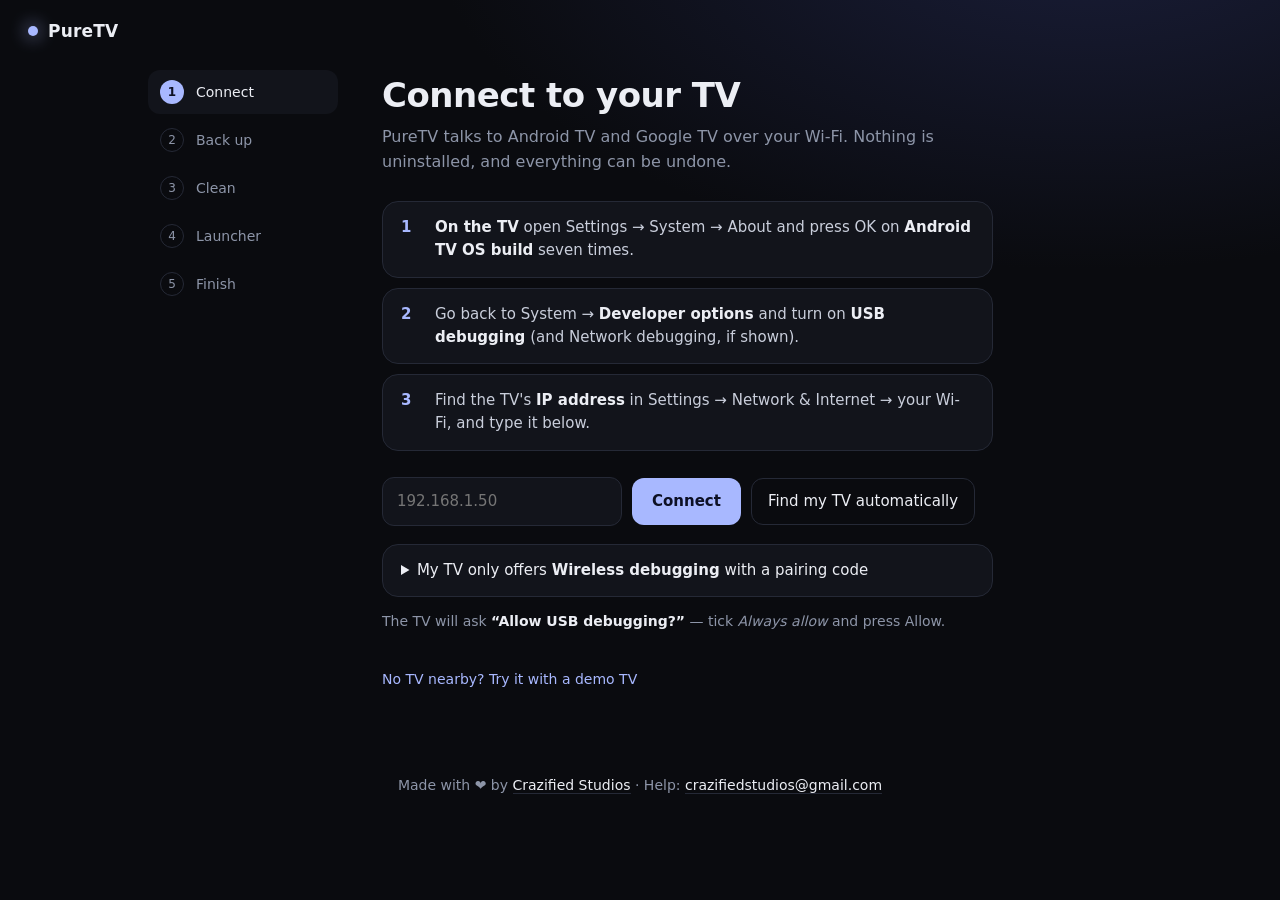
<file: app/ui/index.html>
<!doctype html>
<html lang="en">
<head>
<meta charset="utf-8">
<meta name="viewport" content="width=device-width, initial-scale=1">
<title>PureTV</title>
<link rel="stylesheet" href="style.css">
</head>
<body>
<header>
  <div class="brand"><span class="dot"></span>PureTV</div>
  <div class="spacer"></div>
  <div id="chip" class="chip" hidden></div>
  <button id="restoreTop" class="ghost" hidden>Restore TV</button>
</header>

<main>
  <nav id="steps">
    <button data-step="connect"><i>1</i><span>Connect</span></button>
    <button data-step="backup"><i>2</i><span>Back up</span></button>
    <button data-step="clean"><i>3</i><span>Clean</span></button>
    <button data-step="launcher"><i>4</i><span>Launcher</span></button>
    <button data-step="done"><i>5</i><span>Finish</span></button>
  </nav>

  <section id="connect" class="panel">
    <h1>Connect to your TV</h1>
    <p class="lead">PureTV talks to Android TV and Google TV over your Wi-Fi. Nothing is uninstalled, and everything can be undone.</p>
    <ol class="how">
      <li><b>On the TV</b> open Settings → System → About and press OK on <b>Android TV OS build</b> seven times.</li>
      <li>Go back to System → <b>Developer options</b> and turn on <b>USB debugging</b> (and Network debugging, if shown).</li>
      <li>Find the TV's <b>IP address</b> in Settings → Network &amp; Internet → your Wi-Fi, and type it below.</li>
    </ol>
    <form id="connectForm" class="row">
      <input id="host" placeholder="192.168.1.50" autocomplete="off" spellcheck="false" inputmode="decimal">
      <button class="primary" id="connectBtn">Connect</button>
      <button type="button" class="ghost" id="findBtn">Find my TV automatically</button>
    </form>
    <div id="found" class="found" hidden></div>
    <details class="pairbox">
      <summary>My TV only offers <b>Wireless debugging</b> with a pairing code</summary>
      <p class="hint">Chromecast with Google TV, Google TV Streamer and some Google TV sets. On the TV open Developer options › <b>Wireless debugging</b> › <b>Pair device with pairing code</b>, and type what it shows. PureTV downloads Google's own adb tool (about 7 MB) the first time.</p>
      <form id="pairForm" class="pairgrid">
        <label>Pairing address<input id="pAddr" placeholder="192.168.1.20:37099" autocomplete="off"></label>
        <label>Pairing code<input id="pCode" placeholder="123456" inputmode="numeric" maxlength="6" autocomplete="off"></label>
        <label>Address on the Wireless debugging screen<input id="cAddr" placeholder="192.168.1.20:41235" autocomplete="off"></label>
        <button class="primary" id="pairBtn">Pair and connect</button>
      </form>
    </details>
    <p class="hint">The TV will ask <b>“Allow USB debugging?”</b> — tick <i>Always allow</i> and press Allow.</p>
    <p id="connectErr" class="error" hidden></p>
    <button id="demoBtn" class="link">No TV nearby? Try it with a demo TV</button>
  </section>

  <section id="backup" class="panel" hidden>
    <h1>Back up first</h1>
    <p class="lead">Before anything changes, PureTV writes down every app's on/off state, your Home screen and the TV's settings. Restore replays it exactly.</p>
    <div class="card device" id="deviceCard"></div>
    <div id="backupState" class="note" hidden></div>
    <div class="row">
      <button class="primary" id="backupBtn">Back up my TV</button>
      <button class="ghost" id="backupNext" hidden>Continue</button>
    </div>
  </section>

  <section id="clean" class="panel" hidden>
    <h1>Clean</h1>
    <p class="lead">Chosen from <span id="listCount"></span> community-tested TV lists. Apps are switched off, never deleted. Core system parts are locked.</p>
    <div class="toolbar">
      <input id="filter" placeholder="Search apps" autocomplete="off">
      <label class="switch"><input type="checkbox" id="anim" checked><span></span>Faster animations</label>
      <label class="switch"><input type="checkbox" id="dns"><span></span>Block ads inside apps</label>
    </div>
    <p class="hint" id="dnsNote" hidden>Uses Android's Private DNS with AdGuard DNS: ad and tracker domains stop loading in every app. It does <b>not</b> block YouTube ads, and AdGuard sees which sites the TV looks up. Leave it off if your router already filters (Pi-hole, AdGuard Home, a VPN). Restore turns it off again.</p>
    <div id="groups"></div>
    <div class="sticky">
      <div id="pickCount" class="muted"></div>
      <div class="spacer"></div>
      <button class="ghost" id="cacheBtn">Clear app caches</button>
      <button class="ghost" id="cleanSkip">Skip</button>
      <button class="primary" id="cleanBtn">Switch off</button>
    </div>
  </section>

  <section id="launcher" class="panel" hidden>
    <h1>A calmer Home screen</h1>
    <p class="lead">PureTV Home replaces the ad-filled stock home with a clock, your apps and nothing else. No ads, no recommendations, no network access.</p>
    <div class="tvpreview" aria-hidden="true">
      <div class="tvtop"><div><div class="tvclock">8:42</div><div class="tvdate">Good evening · Monday 16 November</div></div><div class="tvpills"><span>Wi-Fi</span><span>Settings</span></div></div>
      <div class="tvrow"><b></b><b class="focus"></b><b></b><b></b><b></b></div>
      <div class="tvrow small"><b></b><b></b><b></b><b></b><b></b><b></b><b></b></div>
    </div>
    <div id="launcherState" class="note" hidden></div>
    <label class="check" id="keepOpt" hidden><input type="checkbox" id="keepStock" checked>
      <span>Keep Google TV's home installed and on <small>Keeps your Google TV profiles, Apps-only mode and boot safety, as cleanyourtv's Google TV lists do. Nothing is switched off for this step.</small></span></label>
    <label class="check" id="setupOpt" hidden><input type="checkbox" id="disableSetup">
      <span>Also switch off the Google setup wizard <small>Only if Home keeps going back to Google's. On Chromecast devices this can stop phone casting. Undone by Restore.</small></span></label>
    <div class="row">
      <button class="primary" id="launcherBtn">Install and make it Home</button>
      <button class="ghost" id="launcherSkip">Skip</button>
    </div>
  </section>

  <section id="done" class="panel" hidden>
    <h1>All done</h1>
    <p class="lead" id="doneLead">Your TV is cleaner. Press Home on the remote and enjoy the quiet.</p>
    <div class="card" id="summary"></div>
    <div class="card warn">
      <b>One last thing on the TV</b>
      <p>Turn <b>USB debugging</b>, Network debugging and Wireless debugging off in Developer options, then reboot the TV and press <b>Check debugging is off</b>. PureTV Home keeps working without it; you only need it back to clean again or restore.</p>
      <div class="row" style="margin-top:12px"><button class="ghost" id="adbBtn">Check debugging is off</button></div>
      <p id="adbState" class="note" hidden></p>
    </div>
    <div class="card">
      <b>After a firmware update</b>
      <p class="muted" style="margin:6px 0 12px">An update can switch some apps back on and give Home back to the stock launcher. This finds them and switches them off again.</p>
      <button class="ghost" id="checkBtn">Check after an update</button>
    </div>
    <div class="row">
      <button class="ghost" id="restoreBtn">Restore TV to how it was</button>
      <button class="ghost" id="againBtn">Clean more</button>
    </div>
  </section>
  <footer class="madeby">Made with <span>❤️</span> by <a href="https://crazifiedstudios.com" target="_blank" rel="noopener">Crazified Studios</a> · Help: <a href="mailto:crazifiedstudios@gmail.com">crazifiedstudios@gmail.com</a></footer>
</main>

<div id="overlay" hidden>
  <div class="sheet">
    <div class="spin" id="spin"></div>
    <h2 id="jobTitle"></h2>
    <pre id="jobLog"></pre>
    <p id="jobErr" class="error" hidden></p>
    <button class="primary" id="jobOk" hidden>OK</button>
  </div>
</div>
<script src="app.js"></script>
</body>
</html>
</file>
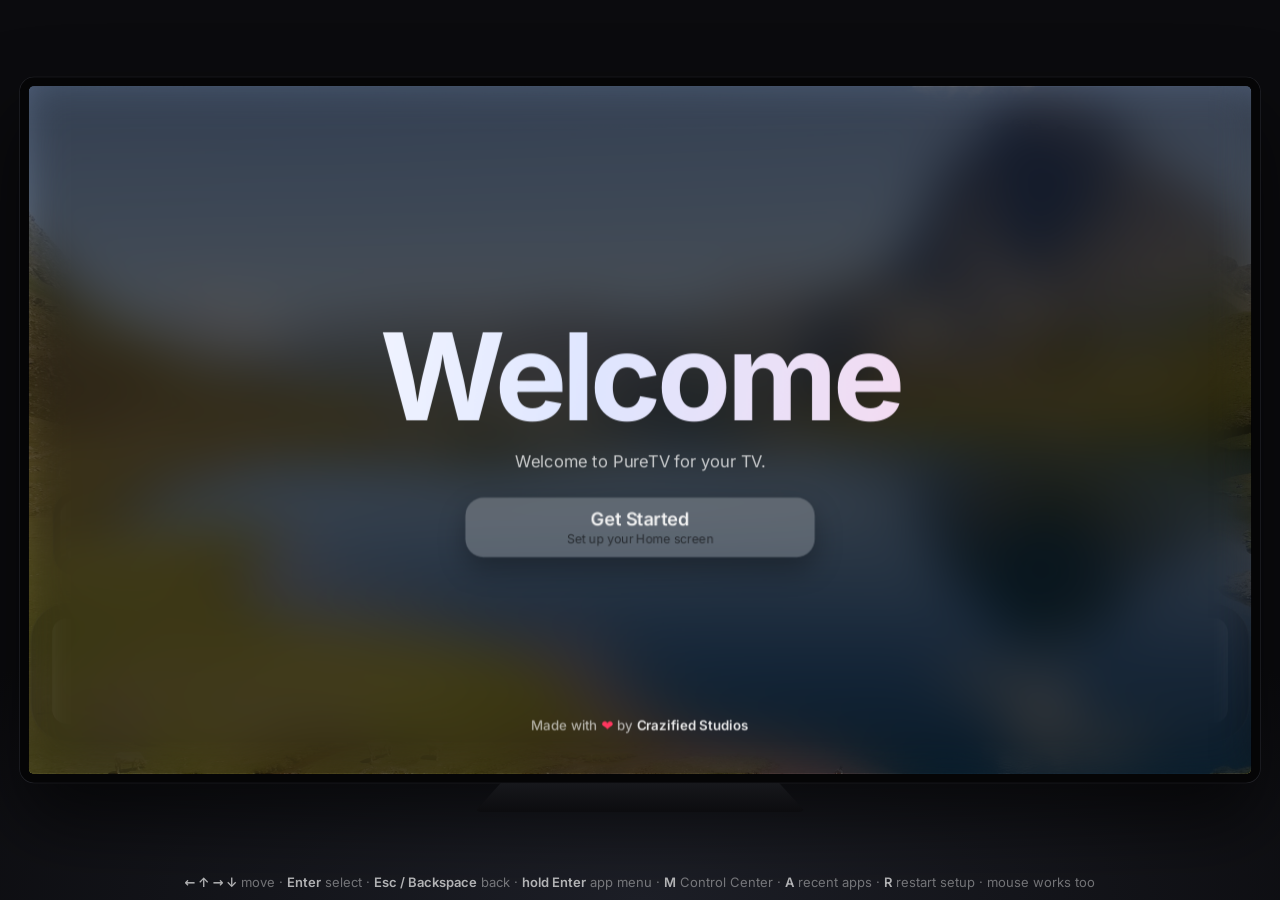
<file: app/ui/native.html>
<!doctype html>
<meta charset="utf-8">
<title>PureTV demo</title>
<!-- PureTV 3.1 brings back the 2.x design natively, so the 2.x page is the demo again. -->
<meta http-equiv="refresh" content="0; url=tv.html">
<a href="tv.html">Open the PureTV demo</a>
</file>
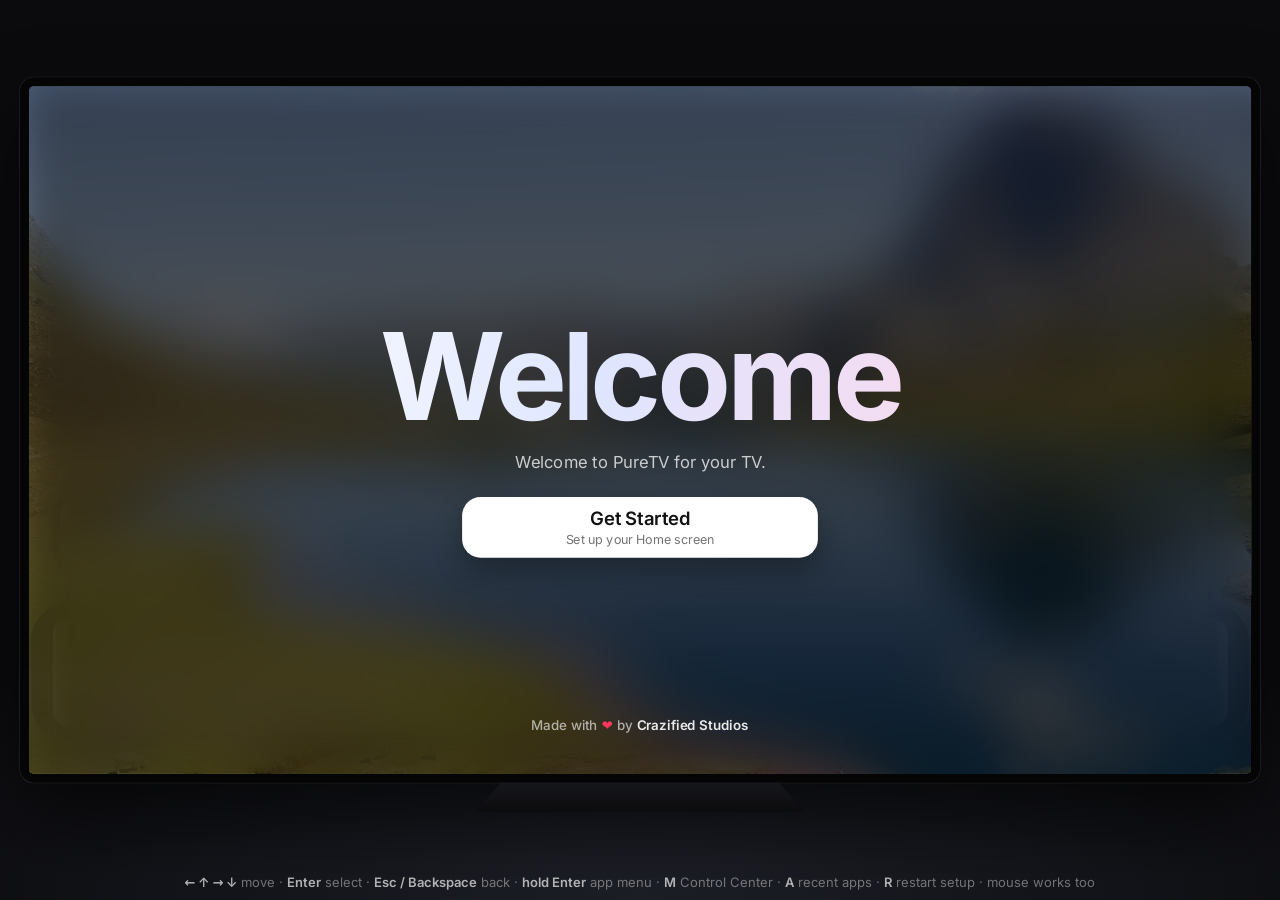
<file: app/ui/tv.html>
<!doctype html>
<html lang="en">
<head>
<meta charset="utf-8">
<meta name="viewport" content="width=device-width, initial-scale=1">
<title>PureTV Home — TV demo</title>
<style>
@font-face { font-family: "Antonio"; font-weight: 300; font-display: block; src: url(demo/fonts/antonio-latin-300.woff2) format("woff2"); }
@font-face { font-family: "Inter"; font-weight: 100 900; font-display: block; src: url(demo/fonts/inter-latin-wght-normal.woff2) format("woff2"); }
:root {
  --ease: cubic-bezier(.2, .8, .2, 1);          /* settle, like UIKit's default spring with no bounce */
  --lift: cubic-bezier(.25, 1.35, .4, 1);       /* focus: a small overshoot */
  --spring: cubic-bezier(.32, 1.5, .5, 1);      /* Control Center tiles popping in */
  --glass: linear-gradient(160deg, rgba(255,255,255,.22) 0%, rgba(255,255,255,.06) 45%, rgba(255,255,255,.1) 100%), rgba(24,24,32,.22);
  --edge: inset 0 0 0 1.5px rgba(255,255,255,.22), inset 0 2px 1px -1px rgba(255,255,255,.6), 0 30px 70px rgba(0,0,0,.28);
  --blur: blur(40px) saturate(185%) brightness(1.04);
}
* { box-sizing: border-box; }
html, body { margin: 0; height: 100%; background: #0b0b0e; overflow: hidden; color: #fff;
  font-family: "Inter", -apple-system, "Segoe UI", system-ui, sans-serif; -webkit-font-smoothing: antialiased; }
#room { position: fixed; inset: 0; background: radial-gradient(1200px 500px at 50% 100%, #1d1f27 0%, #0b0b0e 70%); }
#tv { position: absolute; left: 50%; top: 50%; width: 1948px; height: 1108px; margin: -554px 0 0 -974px; padding: 14px; border-radius: 22px;
  background: #050506; box-shadow: 0 0 0 1px #24252b, 0 60px 120px rgba(0,0,0,.6); transform-origin: center; }
#tv::after { content: ""; position: absolute; left: 50%; bottom: -46px; width: 520px; height: 46px; margin-left: -260px;
  background: linear-gradient(#17181c, #0c0c0f); clip-path: polygon(8% 0, 92% 0, 100% 100%, 0 100%); border-radius: 0 0 10px 10px; }
#stage { width: 1920px; height: 1080px; position: relative; overflow: hidden; border-radius: 8px; background: #000; font-size: 16px; }
#help { position: fixed; left: 0; right: 0; bottom: 10px; text-align: center; font-size: 13px; color: #ffffff66; pointer-events: none; }
#help b { color: #ffffffaa; font-weight: 600; }

/* ============ top shelf: photo, glass clock, the scenery cut out in front of it ============ */
#scenes { position: absolute; inset: 0; transition: transform 1.1s var(--ease), filter .9s var(--ease); }
.scene { position: absolute; inset: 0; opacity: 0; transition: opacity 1.6s ease-in-out; }
.scene.on { opacity: 1; }
.scene .sbg, .scene .fg { position: absolute; inset: 0; width: 100%; height: 100%; object-fit: cover; }
.scene .shade { position: absolute; inset: 0; background: linear-gradient(180deg, rgba(0,0,0,.18) 0%, transparent 28%, transparent 55%, rgba(0,0,0,.42) 100%); }
.gclock { position: absolute; left: 0; right: 0; top: 9.375rem; text-align: center; white-space: nowrap;
  font-family: "Antonio", "Arial Narrow", sans-serif; font-weight: 300; font-size: 25rem; line-height: .82; letter-spacing: -.02em;
  filter: drop-shadow(0 6px 28px rgba(0,0,0,.16)); }
.gclock .fill { display: block; padding: .2em 0; margin: -.2em 0; color: transparent; -webkit-background-clip: text; background-clip: text;
  background-size: 1920px 1080px; background-repeat: no-repeat; }
.gclock .rim { position: absolute; inset: 0; color: rgba(255,255,255,.1); -webkit-text-stroke: 1.5px rgba(255,255,255,.55); }
.gclock .sheen { position: absolute; inset: 0; color: transparent; -webkit-background-clip: text; background-clip: text;
  background-image: linear-gradient(160deg, rgba(255,255,255,.6) 0%, rgba(255,255,255,0) 38%, rgba(255,255,255,0) 70%, rgba(255,255,255,.25) 100%); }
.s-night .sbg, .s-night .fg { filter: brightness(.86); }
.s-night .gclock .fill { filter: brightness(1.15) saturate(1.2); opacity: .9; }
.s-night .gclock .rim { -webkit-text-stroke-color: rgba(255,215,225,.5); }
.s-golden .gclock { top: 9.5rem; font-size: 24.375rem; }
.s-water .gclock { top: 16.75rem; font-size: 26.25rem; filter: drop-shadow(0 8px 30px rgba(0,20,40,.35)); }
.s-water .shade { background: linear-gradient(180deg, rgba(0,12,24,.42) 0%, rgba(0,12,24,.12) 40%, transparent 52%, rgba(0,20,40,.5) 100%); }
.s-fog .gclock { left: 6rem; right: auto; top: 10.75rem; font-size: 29.375rem; text-align: left; filter: none; }
.s-fog .gclock .fill { filter: brightness(.46) saturate(.8) contrast(1.1); opacity: .8; }
.s-fog .gclock .rim { color: transparent; -webkit-text-stroke-color: rgba(255,255,255,.6); }
.s-fog .gclock .sheen { display: none; }
.s-dawn .shade { background: linear-gradient(180deg, rgba(50,28,12,.42) 0%, transparent 50%, rgba(0,0,0,.45) 100%); }
.s-dawn .gclock { top: 14.375rem; filter: drop-shadow(0 8px 34px rgba(60,30,10,.3)); }
#date { position: absolute; left: 0; right: 0; top: 6rem; text-align: center; font-size: 34px; font-weight: 500; letter-spacing: -.2px;
  text-shadow: 0 2px 18px rgba(0,0,0,.25); transition: opacity .6s, top .9s var(--ease), left .9s var(--ease), color .9s; }
#date.swap { opacity: 0; }
#date.d-golden { top: 6.625rem; } #date.d-water { top: 13.5rem; } #date.d-dawn { top: 11rem; }
#date.d-night { color: rgba(255,232,238,.95); }
#date.d-fog { left: 6.5rem; top: 7.25rem; text-align: left; color: #16201d; text-shadow: none; }

.glass { background: var(--glass); box-shadow: var(--edge); -webkit-backdrop-filter: var(--blur); backdrop-filter: var(--blur); }
[data-f] { cursor: pointer; }

/* ============ home: the Apple TV 4K layout ============ */
#home { position: absolute; inset: 0; transition: opacity .7s var(--ease), transform .9s var(--ease), filter .7s var(--ease); }
#home.hidden { opacity: 0; pointer-events: none; transform: scale(1.03); }
#rows { position: absolute; inset: 0; transition: transform .85s var(--ease); }
/* the top row sits on one wide sheet of glass, nearly edge to edge */
#band { position: absolute; left: 30px; width: 1860px; border-radius: 58px; transition: background .6s var(--ease);
  background: linear-gradient(180deg, rgba(255,255,255,.2), rgba(255,255,255,.08)); box-shadow: inset 0 0 0 1.5px rgba(255,255,255,.2), inset 0 2px 1px -1px rgba(255,255,255,.55), 0 30px 80px rgba(0,0,0,.25);
  -webkit-backdrop-filter: blur(30px) saturate(180%); backdrop-filter: blur(30px) saturate(180%); }
#row1, #grid { position: absolute; left: 64px; display: grid; grid-template-columns: repeat(var(--cols, 6), var(--tw)); column-gap: 36px; }
#grid { row-gap: 80px; }
.tile { width: var(--tw, 268px); height: var(--th, 161px); position: relative; perspective: 900px; }
.tile .face { position: absolute; inset: 0; border-radius: 24px; overflow: hidden; background: var(--bg, #222);
  transform: translateZ(0); transition: transform .55s var(--lift), box-shadow .45s var(--ease), filter .4s;
  box-shadow: 0 8px 20px rgba(0,0,0,.25); will-change: transform; }
.tile .logo { position: absolute; left: 50%; top: 0; height: 100%; transform: translateX(-50%);
  -webkit-mask-image: linear-gradient(90deg, transparent, #000 10%, #000 90%, transparent); mask-image: linear-gradient(90deg, transparent, #000 10%, #000 90%, transparent); }
.tile .gloss { position: absolute; inset: 0; border-radius: 24px; pointer-events: none; opacity: 0; transition: opacity .4s;
  background: radial-gradient(circle at var(--gx, 50%) var(--gy, 0%), rgba(255,255,255,.6), rgba(255,255,255,0) 55%); mix-blend-mode: soft-light; }
.tile .sys { position: absolute; inset: 0; display: grid; place-items: center; }
.tile .sys svg { width: 40%; height: 54%; }
.tile .name { position: absolute; left: 0; right: 0; top: calc(100% + 24px); text-align: center; font-size: 23px; font-weight: 500; color: #fff;
  opacity: 0; transform: translateY(-8px); transition: opacity .35s var(--ease), transform .45s var(--ease); text-shadow: 0 2px 12px rgba(0,0,0,.45); white-space: nowrap; }
.tile.focus { z-index: 3; }
.tile.focus .face { transform: scale(1.14) rotateX(var(--rx, 0deg)) rotateY(var(--ry, 0deg)); box-shadow: 0 34px 56px rgba(0,0,0,.45); }
.tile.focus .gloss { opacity: 1; }
#grid .tile.focus .name { opacity: 1; transform: translateY(8px); }
#home .tile { animation: rise .9s var(--lift) both; animation-delay: calc(var(--i) * 40ms + 150ms); }
@keyframes rise { from { opacity: 0; transform: translateY(70px) scale(.92); } }
/* "Press Up for full screen", as Apple TV says over the top shelf */
#hint { position: absolute; left: 0; right: 0; text-align: center; font-size: 22px; font-weight: 500; color: rgba(255,255,255,.85);
  text-shadow: 0 2px 14px rgba(0,0,0,.5); opacity: 0; transform: translateY(10px); transition: opacity .5s var(--ease), transform .6s var(--ease); pointer-events: none; }
#hint svg { display: block; margin: 0 auto 4px; width: 40px; height: 16px; }
#home.top #hint { opacity: 1; transform: none; transition-delay: .5s; }
/* Down into the grid: the top shelf blurs into a soft wash and the grid rises */
#home.deep #rows { transform: translateY(var(--deep)); }
#home.deep #hint { opacity: 0; transition-delay: 0s; }
#stage.deep #scenes { filter: blur(40px) brightness(.7) saturate(1.3); transform: scale(1.1); }
#stage.deep #date { opacity: 0; }
/* Up from the top row: full screen, just the scene and the clock */
#home.full #rows { transform: translateY(var(--full)); }
#home.full #rows .tile .face { filter: brightness(.8); }

/* ============ Control Center (tvOS 26 style) ============ */
#cc { position: absolute; inset: 0; pointer-events: none; z-index: 10; }
#cc::before { content: ""; position: absolute; inset: 0; opacity: 0; transition: opacity .5s var(--ease);
  background: linear-gradient(270deg, rgba(0,0,0,.5) 0%, rgba(0,0,0,.25) 45%, rgba(0,0,0,0) 75%); }
#cc.on { pointer-events: auto; }
#cc.on::before { opacity: 1; }
#ccPanel { position: absolute; right: 80px; top: 60px; width: 640px; }
.cct { opacity: 0; transform: translateY(-24px) scale(.9); transform-origin: 90% 0;
  transition: opacity .35s var(--ease), transform .5s var(--ease); }
#cc.on .cct { opacity: 1; transform: none; transition: opacity .4s var(--ease) calc(var(--d) * 32ms), transform .65s var(--spring) calc(var(--d) * 32ms); }
#ccHead { display: flex; align-items: center; gap: 22px; margin-bottom: 30px; }
#ccTime { font-size: 32px; font-weight: 500; letter-spacing: -.3px; margin-right: auto; text-shadow: 0 2px 10px rgba(0,0,0,.3); }
.ccswitch { width: 74px; height: 74px; border-radius: 50%; background: #fff; color: #111; display: grid; place-items: center; box-shadow: 0 10px 30px rgba(0,0,0,.3); }
.ccswitch svg { width: 36px; height: 36px; }
#ccAvatar { width: 74px; height: 74px; border-radius: 50%; display: grid; place-items: center; font-size: 26px; font-weight: 700; color: rgba(0,0,0,.72);
  transition: transform .5s var(--lift), box-shadow .35s; box-shadow: 0 0 0 2px rgba(255,255,255,.35); }
#ccAvatar.focus { transform: scale(1.18); box-shadow: 0 0 0 4px #fff, 0 16px 40px rgba(0,0,0,.4); }
/* Liquid Glass tiles: clear, warm, a bright rim, and a light that follows focus */
.lg { position: relative; border-radius: 999px; color: #fff; overflow: hidden;
  background: linear-gradient(170deg, rgba(255,255,255,.2) 0%, rgba(255,255,255,.05) 50%, rgba(255,255,255,.12) 100%), rgba(40,34,30,.3);
  -webkit-backdrop-filter: blur(28px) saturate(190%) brightness(1.05); backdrop-filter: blur(28px) saturate(190%) brightness(1.05);
  box-shadow: inset 0 0 0 1.5px rgba(255,255,255,.2), inset 0 2px 1px -1px rgba(255,255,255,.7), inset 0 -10px 24px rgba(255,255,255,.04), 0 18px 40px rgba(0,0,0,.22);
  transition: transform .55s var(--lift), background .35s var(--ease), box-shadow .35s var(--ease); }
.lg::after { content: ""; position: absolute; inset: 0; border-radius: inherit; pointer-events: none; opacity: 0; transition: opacity .35s;
  background: radial-gradient(120% 90% at 30% 0%, rgba(255,255,255,.35), rgba(255,255,255,0) 60%); }
.lg.focus { transform: scale(1.07); background: linear-gradient(170deg, rgba(255,255,255,.42) 0%, rgba(255,255,255,.2) 55%, rgba(255,255,255,.3) 100%), rgba(80,64,52,.25);
  box-shadow: inset 0 0 0 2px rgba(255,255,255,.55), inset 0 2px 2px -1px #fff, 0 0 0 1px rgba(255,190,120,.35), 0 26px 60px rgba(0,0,0,.35); z-index: 2; }
.lg.focus::after { opacity: 1; }
#ccGrid { display: grid; grid-template-columns: 300px 300px; grid-template-rows: 140px 140px 128px 128px; gap: 22px 40px; position: relative; transition: opacity .35s var(--ease), transform .5s var(--ease); }
#ccGrid.away { opacity: 0; transform: translateX(-40px); pointer-events: none; }
.ccbig { grid-row: span 2; border-radius: 64px; display: flex; flex-direction: column; align-items: center; justify-content: center; gap: 20px; font-size: 27px; font-weight: 500; }
.ccbig svg { width: 120px; height: 120px; }
.ccpill { display: flex; align-items: center; gap: 18px; padding: 0 28px 0 22px; font-size: 25px; font-weight: 500; line-height: 1.2; }
.ccpill small { display: block; font-size: 22px; opacity: .72; font-weight: 400; }
.ccpill .gl { width: 66px; height: 66px; border-radius: 50%; display: grid; place-items: center; flex: none; transition: background .35s, color .35s; }
.ccpill .gl svg { width: 38px; height: 38px; }
.ccpill .gl.plain { background: none; }
#ccWifi .gl { color: #3a9bff; }
#ccDnd .gl { background: rgba(255,255,255,.18); }
#ccDnd.on .gl { background: #fff; color: #5e5ce6; }
#ccDnd.on { background: linear-gradient(170deg, rgba(150,140,255,.5), rgba(94,92,230,.4)); }
#ccSleep.on .gl { color: #ff9f0a; }
.ccrow { grid-column: 1 / span 2; display: flex; justify-content: space-between; }
.ccround { width: 128px; height: 128px; display: grid; place-items: center; }
.ccround svg { width: 54px; height: 54px; }
.ccround .tip { position: absolute; }
#ccLabel { position: absolute; left: 0; right: 0; top: calc(100% + 18px); text-align: center; font-size: 23px; font-weight: 500; opacity: 0; transition: opacity .3s; text-shadow: 0 2px 10px rgba(0,0,0,.4); }
#ccLabel.on { opacity: 1; }
/* a page inside Control Center: profiles, audio, inputs */
#ccPage { position: absolute; left: 0; right: 0; top: 104px; border-radius: 48px; padding: 22px; opacity: 0; transform: translateX(60px); pointer-events: none;
  transition: opacity .35s var(--ease), transform .55s var(--ease); }
#ccPage.on { opacity: 1; transform: none; pointer-events: auto; }
#ccPage h3 { margin: 6px 14px 14px; font-size: 22px; font-weight: 600; color: rgba(255,255,255,.65); }
.ccl { display: flex; align-items: center; gap: 20px; padding: 16px 20px; border-radius: 30px; font-size: 26px; font-weight: 500; transition: background .25s, color .25s, transform .45s var(--lift); }
.ccl .avatar { width: 60px; height: 60px; font-size: 22px; }
.ccl .ic { width: 60px; height: 60px; border-radius: 50%; background: rgba(255,255,255,.16); display: grid; place-items: center; flex: none; }
.ccl .ic svg { width: 30px; height: 30px; }
.ccl small { display: block; font-size: 19px; opacity: .65; font-weight: 400; }
.ccl .tick { margin-left: auto; width: 34px; height: 34px; opacity: 0; }
.ccl.cur .tick { opacity: 1; }
.ccl.focus { background: rgba(255,255,255,.94); color: #111; transform: scale(1.03); }
.avatar { border-radius: 50%; display: grid; place-items: center; font-weight: 700; color: rgba(0,0,0,.72); flex: none; }
#stage.ccon #home { filter: brightness(.92); }

/* ============ Settings (tvOS layout: the big icon on the left, the list on the right) ============ */
#tvset { position: absolute; inset: 0; z-index: 8; opacity: 0; pointer-events: none; visibility: hidden; transition: opacity .5s var(--ease), visibility 0s linear .5s; }
#tvset.on { opacity: 1; pointer-events: auto; visibility: visible; transition-delay: 0s; }
#tvset .wash { position: absolute; inset: 0; background: rgba(10,10,14,.5); -webkit-backdrop-filter: blur(60px) saturate(160%); backdrop-filter: blur(60px) saturate(160%); }
#tvset .left { position: absolute; left: 0; top: 0; bottom: 0; width: 820px; display: flex; flex-direction: column; align-items: center; justify-content: center; gap: 34px;
  transform: translateX(-60px); opacity: 0; transition: transform .8s var(--ease), opacity .5s; }
#tvset.on .left { transform: none; opacity: 1; }
#tvset .bigicon { width: 360px; height: 360px; border-radius: 80px; display: grid; place-items: center;
  background: linear-gradient(160deg, #9aa3b5, #5d6577); box-shadow: inset 0 2px 2px rgba(255,255,255,.5), 0 40px 80px rgba(0,0,0,.4); }
#tvset .bigicon svg { width: 210px; height: 210px; color: #eef1f7; filter: drop-shadow(0 4px 10px rgba(0,0,0,.25)); }
#tvset .left b { font-size: 46px; font-weight: 600; letter-spacing: -.8px; }
#tvset .list { position: absolute; left: 860px; right: 120px; top: 120px; bottom: 60px; overflow: hidden; }
#tvset h2 { font-size: 30px; margin: 0 0 30px 8px; font-weight: 600; opacity: .9; }
#tvset h5 { margin: 28px 0 10px 28px; font-size: 20px; font-weight: 600; color: rgba(255,255,255,.55); text-transform: uppercase; letter-spacing: 1.2px; }
.sr { display: flex; align-items: center; height: 84px; padding: 0 30px; border-radius: 24px; font-size: 29px; font-weight: 500; margin-bottom: 6px;
  background: rgba(255,255,255,.07); transition: background .25s, color .25s, transform .45s var(--lift), box-shadow .3s;
  opacity: 0; transform: translateX(40px); }
#tvset.on .sr { opacity: 1; transform: none; transition: background .25s, color .25s, opacity .5s var(--ease) calc(var(--d) * 30ms + 120ms), transform .7s var(--ease) calc(var(--d) * 30ms + 120ms), box-shadow .3s; }
.sr .v { margin-left: auto; color: rgba(255,255,255,.55); font-size: 27px; }
.sr .chev { width: 18px; height: 30px; margin-left: 18px; opacity: .45; }
#tvset.on .sr.focus { background: #fff; color: #111; transform: scale(1.04); box-shadow: 0 20px 50px rgba(0,0,0,.35); transition-delay: 0s; }
.sr.focus .v { color: rgba(0,0,0,.55); }
.sr.focus .chev { opacity: .6; }
.sr.danger .t { color: #ff6961; }
.sr.danger.focus .t { color: #d70015; }
#stage.seton #home { opacity: 0; }

/* ============ Google TV's own screens (unchanged; PureTV only opens them) ============ */
#gtv { position: absolute; top: 0; right: 0; bottom: 0; width: 680px; background: #202124; padding: 60px 40px; font-family: Roboto, "Segoe UI", sans-serif; z-index: 12;
  transform: translateX(700px); transition: transform .45s cubic-bezier(.4,0,.2,1); box-shadow: -20px 0 60px rgba(0,0,0,.4); }
#gtv.on { transform: none; }
#gtv h2 { font-weight: 400; font-size: 42px; margin: 0 0 6px 20px; }
#gtv p { margin: 0 0 26px 20px; color: #9aa0a6; font-size: 20px; }
.gi { display: flex; align-items: center; gap: 22px; padding: 16px 22px; border-radius: 99px; font-size: 25px; color: #e8eaed; }
.gi small { display: block; color: #9aa0a6; font-size: 18px; margin-top: 2px; }
.gi .avatar { width: 52px; height: 52px; font-size: 19px; }
.gi.focus { background: #e8eaed; color: #202124; }
.gi.focus small { color: #5f6368; }

/* ============ first-run setup ============ */
#setup { position: absolute; inset: 0; opacity: 0; pointer-events: none; visibility: hidden; transition: opacity .8s var(--ease), visibility 0s linear .8s; }
#setup.on { opacity: 1; pointer-events: auto; visibility: visible; transition-delay: 0s; }
#setup .bgimg { position: absolute; inset: -40px; width: calc(100% + 80px); height: calc(100% + 80px); object-fit: cover; filter: blur(30px) brightness(.55) saturate(1.25); }
.step { position: absolute; inset: 0; display: flex; flex-direction: column; align-items: center; justify-content: center; text-align: center;
  opacity: 0; transform: translateX(90px); pointer-events: none; visibility: hidden;
  transition: opacity .55s var(--ease), transform .8s var(--ease), visibility 0s linear .8s; }
.step.on { opacity: 1; transform: none; pointer-events: auto; visibility: visible; transition-delay: 0s; }
.step.past { transform: translateX(-90px); }
.step h1 { font-size: 62px; font-weight: 700; letter-spacing: -2px; margin: 0 0 12px; }
.step p { font-size: 26px; color: rgba(255,255,255,.75); margin: 0 0 34px; line-height: 1.45; }
.step .src { font-size: 19px; color: rgba(255,255,255,.5); margin: 26px 0 0; }
#dots { position: absolute; top: 56px; left: 50%; transform: translateX(-50%); display: flex; gap: 10px; transition: opacity .5s; }
#dots i { width: 10px; height: 10px; border-radius: 9px; background: rgba(255,255,255,.3); transition: width .5s var(--ease), background .3s; }
#dots i.on { width: 34px; background: #fff; }
#hello { position: relative; height: 230px; width: 1400px; }
#hello span { position: absolute; inset: 0; font-size: 190px; font-weight: 700; letter-spacing: -7px; line-height: 230px;
  background: linear-gradient(100deg, #fff 0%, #dfe6ff 45%, #ffd6ea 100%); -webkit-background-clip: text; background-clip: text; color: transparent;
  opacity: 0; transform: translateY(30px) scale(.96); transition: opacity 1s var(--ease), transform 1.2s var(--ease); }
#hello span.on { opacity: 1; transform: none; }
.btn { padding: 22px 64px; border-radius: 99px; font-size: 28px; font-weight: 650; margin-top: 40px; transition: transform .45s var(--lift), background .25s, color .25s, box-shadow .3s; }
.btn.focus { background: #fff; color: #0c0e14; transform: scale(1.1); box-shadow: 0 24px 60px rgba(0,0,0,.4); }

.tvcard { display: flex; align-items: center; gap: 30px; padding: 30px 44px 30px 30px; border-radius: 40px; text-align: left; }
.tvcard .tvicon { width: 120px; height: 120px; border-radius: 30px; background: rgba(255,255,255,.14); display: grid; place-items: center; }
.tvcard .tvicon svg { width: 64px; height: 64px; }
.tvcard small { font-size: 18px; font-weight: 600; letter-spacing: 1.4px; text-transform: uppercase; color: #6dfdb0; }
.tvcard b { display: block; font-size: 40px; margin: 6px 0; letter-spacing: -.6px; }
.tvcard i { font-style: normal; font-size: 22px; color: rgba(255,255,255,.65); }
.facts { display: flex; gap: 22px; margin-top: 26px; }
.fact { width: 360px; padding: 26px 30px; border-radius: 32px; text-align: left; }
.fact b { display: block; font-size: 40px; letter-spacing: -.8px; }
.fact span { font-size: 21px; color: rgba(255,255,255,.72); line-height: 1.35; }

.row { display: flex; align-items: center; gap: 18px; padding: 13px 18px; border-radius: 22px; text-align: left; transition: background .25s, transform .4s var(--lift); }
.row .ic { width: 50px; height: 50px; border-radius: 14px; display: grid; place-items: center; flex: none; }
.row .ic svg { width: 27px; height: 27px; }
.row .tx { flex: 1; min-width: 0; font-size: 24px; font-weight: 600; }
.row .tx small { display: block; font-size: 17px; font-weight: 400; color: rgba(255,255,255,.62); margin-top: 3px; }
.row .tx code { font: 15px ui-monospace, Consolas, monospace; color: rgba(255,255,255,.45); display: block; margin-top: 3px; white-space: nowrap; overflow: hidden; text-overflow: ellipsis; }
.row .state { font-size: 17px; color: rgba(255,255,255,.55); white-space: nowrap; }
.row.focus { background: rgba(255,255,255,.94); color: #111; transform: scale(1.02); box-shadow: 0 14px 34px rgba(0,0,0,.3); }
.row.focus .tx small, .row.focus .state { color: rgba(0,0,0,.6); }
.row.focus .tx code { color: rgba(0,0,0,.45); }
.row.focus:not(.on) .sw { background: rgba(0,0,0,.18); }
.sw { width: 76px; height: 44px; border-radius: 99px; background: rgba(120,120,128,.4); position: relative; transition: background .35s var(--ease); flex: none; }
.sw::after { content: ""; position: absolute; left: 4px; top: 4px; width: 36px; height: 36px; border-radius: 50%; background: #fff; box-shadow: 0 3px 8px rgba(0,0,0,.25); transition: transform .45s var(--lift); }
.row.on .sw { background: #34c759; }
.row.on .sw::after { transform: translateX(32px); }
#uses { display: grid; grid-template-columns: 1fr 1fr; gap: 6px 14px; width: 1540px; padding: 14px; border-radius: 40px; }
#groups { display: grid; grid-template-columns: 1fr 1fr 1fr; gap: 22px; width: 1700px; align-items: start; }
.grp { border-radius: 36px; padding: 18px 12px 12px; text-align: left; }
.grp h3 { margin: 0 14px 8px; font-size: 21px; font-weight: 650; display: flex; align-items: center; gap: 10px; }
.grp h3 .n { margin-left: auto; font-size: 17px; font-weight: 500; color: rgba(255,255,255,.55); }
.grp .row { padding: 8px 12px; }
.grp .row .tx { font-size: 19px; }
.grp .row .tx code { font-size: 13px; }
.grp .sw { width: 56px; height: 32px; }
.grp .sw::after { width: 26px; height: 26px; top: 3px; left: 3px; }
.grp .row.on .sw::after { transform: translateX(24px); }
.grp .row.on .sw { background: #ff9f0a; }
.grp.kept .row { opacity: .8; }
.lock { width: 26px; height: 26px; opacity: .55; flex: none; }

#sizes { display: flex; gap: 6px; padding: 6px; border-radius: 99px; margin-bottom: 40px; }
.size { width: 150px; height: 58px; border-radius: 99px; display: grid; place-items: center; font-size: 23px; font-weight: 600; color: rgba(255,255,255,.8); transition: background .3s, color .3s, transform .45s var(--lift); }
.size.cur { background: rgba(255,255,255,.24); color: #fff; }
.size.focus { background: #fff; color: #111; transform: scale(1.08); }
#pick { display: grid; grid-template-columns: repeat(6, 210px); gap: 62px 38px; --tw: 210px; --th: 126px; }
#pick .tile .face { filter: saturate(.25) brightness(.5); }
#pick .tile.sel .face { filter: none; }
#pick .tile.extra .face { filter: saturate(.7) brightness(.8); }
#pick .tile .num { position: absolute; right: -12px; top: -12px; width: 44px; height: 44px; border-radius: 50%; background: #fff; color: #111; font-size: 21px; font-weight: 700;
  display: grid; place-items: center; z-index: 4; transform: scale(0); transition: transform .45s var(--lift); box-shadow: 0 6px 16px rgba(0,0,0,.35); }
#pick .tile.sel .num { transform: scale(1); }
#pick .tile.extra .num { background: rgba(255,255,255,.35); color: #fff; }
#pick .tile .name { opacity: .85; transform: none; font-size: 19px; top: calc(100% + 14px); }
#dns { display: flex; gap: 30px; }
.opt { width: 560px; padding: 34px 38px; border-radius: 40px; text-align: left; transition: transform .45s var(--lift), box-shadow .3s; position: relative; }
.opt b { display: block; font-size: 32px; margin-bottom: 10px; }
.opt span { font-size: 21px; color: rgba(255,255,255,.72); line-height: 1.45; display: block; }
.opt .radio { position: absolute; right: 30px; top: 34px; width: 36px; height: 36px; border-radius: 50%; border: 3px solid rgba(255,255,255,.5); transition: .3s; }
.opt.cur .radio { border: 11px solid #34c759; background: #fff; }
.opt.focus { transform: scale(1.04); box-shadow: inset 0 0 0 1.5px rgba(255,255,255,.3), 0 0 0 4px #fff, 0 30px 70px rgba(0,0,0,.4); }
#looks { display: flex; gap: 34px; }
.look { width: 320px; height: 180px; position: relative; transition: transform .5s var(--lift); }
.look .clip { position: absolute; inset: 0; border-radius: 30px; overflow: hidden; box-shadow: 0 16px 40px rgba(0,0,0,.35); transition: box-shadow .35s; }
.look img { position: absolute; inset: 0; width: 100%; height: 100%; object-fit: cover; }
.look .mini { position: absolute; left: 0; right: 0; top: 30px; text-align: center; font: 300 92px/0.82 "Antonio", sans-serif; color: rgba(255,255,255,.88); }
.look span { position: absolute; left: 0; right: 0; top: calc(100% + 18px); text-align: center; font-size: 22px; font-weight: 600; opacity: .8; transition: transform .4s var(--ease), opacity .3s; }
.look.focus { transform: scale(1.14); z-index: 2; }
.look.focus .clip { box-shadow: 0 0 0 4px #fff, 0 40px 80px rgba(0,0,0,.5); }
.look.focus span { opacity: 1; transform: translateY(6px); }
#ring { width: 180px; height: 180px; margin-bottom: 18px; }
#ring circle { fill: none; stroke-width: 10; stroke-linecap: round; }
#prog { transition: stroke-dashoffset .6s var(--ease); transform: rotate(-90deg); transform-origin: center; }
#ringDone { opacity: 0; transform: scale(.4); transform-origin: 105px 105px; transition: opacity .4s, transform .6s var(--lift); }
#ring.done #ringDone { opacity: 1; transform: none; }
#ringDone circle { fill: #34c759; }
#tasks { width: 980px; text-align: left; margin-top: 4px; }
.task { display: flex; align-items: center; gap: 18px; font-size: 23px; padding: 9px 0; color: rgba(255,255,255,.45); transition: color .4s; }
.task i { width: 30px; height: 30px; border-radius: 50%; border: 2px solid rgba(255,255,255,.3); display: grid; place-items: center; flex: none; font-style: normal; }
.task.run { color: #fff; } .task.run i { border-color: #fff; border-top-color: transparent; animation: spin .8s linear infinite; }
.task.ok { color: rgba(255,255,255,.92); } .task.ok i { background: #34c759; border-color: #34c759; animation: pop .45s var(--lift); }
.task.ok i::after { content: "✓"; font-size: 17px; font-weight: 700; }
.task small { margin-left: auto; font: 16px ui-monospace, Consolas, monospace; color: rgba(255,255,255,.5); max-width: 520px; overflow: hidden; text-overflow: ellipsis; white-space: nowrap; }
@keyframes spin { to { transform: rotate(360deg); } }
@keyframes pop { from { transform: scale(.4); } }


/* ============ smoother focus: parallax, edit mode, reordering ============ */
.tile .logo { transition: transform .55s var(--lift); }
.tile.focus .logo { transform: translateX(calc(-50% + var(--px, 0px))) translateY(var(--py, 0px)) scale(1.06); }
#home.noanim .tile { animation: none; }
.tile.jiggle .face { animation: jiggle .26s ease-in-out infinite alternate; }
.tile.jiggle.focus .face { animation: jigglef .26s ease-in-out infinite alternate; box-shadow: 0 0 0 4px rgba(255,255,255,.9), 0 34px 56px rgba(0,0,0,.45); }
@keyframes jiggle { from { transform: rotate(-1.3deg); } to { transform: rotate(1.3deg); } }
@keyframes jigglef { from { transform: scale(1.14) rotate(-1.3deg); } to { transform: scale(1.14) rotate(1.3deg); } }
#editHint { position: absolute; left: 50%; bottom: 312px; z-index: 9; padding: 16px 30px; border-radius: 99px; font-size: 22px; font-weight: 500;
  opacity: 0; transform: translate(-50%, 30px) scale(.9); transition: opacity .35s var(--ease), transform .6s var(--lift); pointer-events: none; }
#editHint.on { opacity: 1; transform: translate(-50%, 0); }
#stage.editing #hint { opacity: 0 !important; }

/* ============ top bar (Up from the top row): profile, tabs, search, weather, Control Center, Settings ============ */
#bar { position: absolute; left: 64px; right: 64px; top: 40px; height: 80px; display: flex; align-items: center; gap: 16px; z-index: 4;
  opacity: 0; transform: translateY(-36px); pointer-events: none; transition: opacity .45s var(--ease), transform .7s var(--ease); }
#home.bar #bar { opacity: 1; transform: none; pointer-events: auto; }
#stage.baron #date { opacity: 0; transform: translateY(-14px); }
#date { transition: opacity .5s var(--ease), transform .7s var(--ease), top .9s var(--ease), left .9s var(--ease), color .9s; }
.bb { width: 68px; height: 68px; border-radius: 50%; display: grid; place-items: center; flex: none; transition: transform .5s var(--lift), background .25s, color .25s, box-shadow .3s; }
.bb svg { width: 30px; height: 30px; }
.bb.focus, .bpill.focus { background: rgba(255,255,255,.95); color: #111; transform: scale(1.12); box-shadow: 0 18px 44px rgba(0,0,0,.35); }
.bpill { height: 68px; border-radius: 99px; display: flex; align-items: center; gap: 14px; padding: 0 26px 0 8px; font-size: 22px; font-weight: 600;
  transition: transform .5s var(--lift), background .25s, color .25s, box-shadow .3s; flex: none; }
.bpill .avatar { width: 52px; height: 52px; font-size: 19px; }
#bWx { padding: 0 24px 0 16px; gap: 8px; font-weight: 500; }
#bWx svg { width: 34px; height: 34px; }
#tabs { margin: 0 auto; display: flex; gap: 4px; padding: 6px; border-radius: 99px; }
.tab { height: 56px; padding: 0 30px; border-radius: 99px; display: flex; align-items: center; font-size: 23px; font-weight: 500; color: rgba(255,255,255,.82);
  transition: background .3s var(--ease), color .25s, transform .45s var(--lift); }
.tab.cur { background: rgba(255,255,255,.22); color: #fff; }
.tab.focus { background: #fff; color: #111; transform: scale(1.08); }
.tab svg { width: 26px; height: 26px; }
/* idle: the dock and the bar leave, the scene, the clock and the greeting stay (ambient) */
#home.full #bar { opacity: 0; transform: translateY(-36px); }
#home.ambient #rows { transition: transform 1.6s var(--ease); }

/* ============ Continue Watching: where you left off, above the apps ============ */
#cw { position: absolute; left: 64px; right: 64px; transition: opacity .22s var(--ease), transform .45s var(--ease); }
#cw.swap { opacity: 0; transform: translateY(10px); }
#cw.none { opacity: 0; pointer-events: none; }
#cw h3 { display: flex; align-items: center; gap: 12px; margin: 0 0 14px 8px; font-size: 24px; font-weight: 600; color: rgba(255,255,255,.88); text-shadow: 0 2px 12px rgba(0,0,0,.45); }
#cw h3 img { width: 30px; height: 30px; border-radius: 8px; }
#cwRow { display: flex; gap: 26px; }
.cw { width: 452px; height: 128px; border-radius: 34px; padding: 12px; display: flex; gap: 18px; align-items: center; flex: none;
  transition: transform .5s var(--lift), box-shadow .35s var(--ease), opacity .35s, width .4s var(--ease), margin .4s var(--ease), padding .4s; animation: fadein .5s var(--ease) both; }
.cw .art { width: 182px; height: 104px; border-radius: 22px; position: relative; overflow: hidden; flex: none; background: #222; }
.cw .art img { position: absolute; inset: 0; width: 100%; height: 100%; object-fit: cover; transform: scale(1.6); transition: transform .8s var(--ease); }
.cw .art::after { content: ""; position: absolute; inset: 0; background: linear-gradient(180deg, transparent 35%, rgba(0,0,0,.65)); }
.cw .art span { position: absolute; left: 12px; right: 10px; bottom: 9px; z-index: 2; font-size: 16px; font-weight: 750; letter-spacing: .2px; text-transform: uppercase; line-height: 1.1; }
.cw .art .play { position: absolute; left: 50%; top: 42%; z-index: 3; width: 48px; height: 48px; margin: -24px 0 0 -24px; border-radius: 50%; display: grid; place-items: center;
  background: rgba(255,255,255,.92); color: #111; opacity: 0; transform: scale(.6); transition: opacity .3s, transform .45s var(--lift); }
.cw .art .play svg { width: 20px; height: 20px; margin-left: 3px; }
.cw .tx { min-width: 0; flex: 1; }
.cw small { display: flex; align-items: center; gap: 9px; font-size: 15px; letter-spacing: 1.3px; text-transform: uppercase; color: rgba(255,255,255,.62); font-weight: 600; }
.cw small img { width: 22px; height: 22px; border-radius: 6px; }
.cw b { display: block; font-size: 25px; font-weight: 600; margin: 5px 0 1px; white-space: nowrap; overflow: hidden; text-overflow: ellipsis; letter-spacing: -.3px; }
.cw i { display: block; font-style: normal; font-size: 18px; color: rgba(255,255,255,.72); white-space: nowrap; }
.cw .pb { height: 5px; margin-top: 9px; border-radius: 9px; background: rgba(255,255,255,.22); overflow: hidden; }
.cw .pb u { display: block; height: 100%; background: #fff; border-radius: 9px; }
.cw.focus { transform: scale(1.06); box-shadow: inset 0 0 0 1.5px rgba(255,255,255,.35), 0 0 0 3px #fff, 0 30px 60px rgba(0,0,0,.45); z-index: 3; }
.cw.focus .art img { transform: scale(1.75); }
.cw.focus .art .play { opacity: 1; transform: none; }
.cw.gone { opacity: 0; width: 0; padding: 0; margin-right: -26px; transform: scale(.8); }
#home.deep #cw { opacity: 0; pointer-events: none; }

/* ============ overlays open as one motion: Home steps back while the glass and the content come forward ============ */
#home, #date { transition: opacity .55s var(--ease), transform .8s var(--ease), filter .6s var(--ease); }
#stage.wxon #home, #stage.recon #home { opacity: 0; transform: scale(.94); filter: blur(6px); pointer-events: none; }
#stage.wxon #date, #stage.recon #date { opacity: 0; transform: translateY(-20px); }
#stage.wxon #scenes, #stage.recon #scenes { transform: scale(1.06); }
#wx .wash, #recents .wash { opacity: 0; transition: opacity .5s var(--ease); }
#wx.on .wash, #recents.on .wash { opacity: 1; }
#wx, #recents { transition: visibility 0s linear .5s; opacity: 1 !important; }
#wx.on, #recents.on { transition-delay: 0s; }
#wx .now, #wxDays, #recents h2, #ram, #rtrack, #recents .tip, #closeAll { opacity: 0; transition: opacity .3s var(--ease); }
#wx.on .now, #wx.on #wxDays, #recents.on h2, #recents.on #ram, #recents.on #rtrack, #recents.on .tip, #recents.on #closeAll { opacity: 1; transition: opacity .5s var(--ease) .12s; }
#wx.on .now { animation: riseIn .8s var(--ease) .1s backwards; }
#wx.on .wd { animation: riseIn .75s var(--ease) backwards; animation-delay: calc(.16s + var(--d) * 55ms); }
#recents.on .rcard { animation: riseIn .7s var(--ease) backwards; animation-delay: calc(.12s + var(--d) * 60ms); }
#recents.on h2, #recents.on #ram { animation: dropIn .7s var(--ease) .08s backwards; }
@keyframes riseIn { from { opacity: 0; transform: translateY(60px) scale(.94); } }
@keyframes dropIn { from { opacity: 0; transform: translateY(-24px); } }

/* ============ dark app icons (Apple's dark icon style): the glyph in colour on a dark tile ============ */
#stage.darkicons .tile .face { background: linear-gradient(165deg, #2e2e32 0%, #1b1b1e 55%, #121214 100%);
  box-shadow: inset 0 1.5px 0 rgba(255,255,255,.14), inset 0 0 0 1px rgba(255,255,255,.06), 0 10px 24px rgba(0,0,0,.4); }
#stage.darkicons .tile .logo { height: 74%; top: 13%; -webkit-mask-image: none; mask-image: none; filter: drop-shadow(0 2px 6px rgba(0,0,0,.4)); }
#stage.darkicons .tile .sys { color: rgba(235,235,245,.62); }
#stage.darkicons #row1 .tile:not(.focus) .face { filter: none; }
#stage.darkicons .tile.focus .face { box-shadow: inset 0 1.5px 0 rgba(255,255,255,.22), 0 0 0 1px rgba(255,255,255,.12), 0 34px 56px rgba(0,0,0,.55); }

/* ============ tvOS app icons: full-bleed 5:3 artwork ============ */
.tile .art { position: absolute; inset: 0; width: 100%; height: 100%; object-fit: cover; transition: transform .55s var(--lift); }
.tile.focus .art { transform: scale(1.06) translate(var(--px, 0px), var(--py, 0px)); }
.tile .face { border-radius: 22px; box-shadow: 0 10px 22px rgba(0,0,0,.3); }
.tile .gloss { border-radius: 22px; }
#row1 .tile:not(.focus) .face { filter: none; }
.sysgear svg { width: 46% !important; height: 76% !important; }

/* ============ Settings, as tvOS draws it: the icon alone on the left, a plain list on the right ============ */
#tvset .left { width: 880px; gap: 0; }
#tvset .left b { display: none; }
#tvset .bigicon { width: 340px; height: 340px; border-radius: 76px;
  background: linear-gradient(180deg, #f5f6f8 0%, #dfe2e7 50%, #bcc1ca 100%);
  box-shadow: inset 0 2px 1px rgba(255,255,255,.95), inset 0 -4px 8px rgba(0,0,0,.12), 0 44px 90px rgba(0,0,0,.45); }
@supports (corner-shape: superellipse(1.3)) { #tvset .bigicon { border-radius: 88px; corner-shape: superellipse(1.3); } }
#tvset .bigicon svg { width: 250px; height: 250px; filter: drop-shadow(0 3px 5px rgba(0,0,0,.28)); }
#tvset .list { left: 900px; right: 150px; top: 84px; bottom: 50px; }
#tvset h2 { font-size: 40px; font-weight: 650; letter-spacing: -.6px; margin: 0 0 22px 30px; }
#tvset h5 { margin: 30px 0 8px 30px; font-size: 20px; font-weight: 600; letter-spacing: .2px; text-transform: none; color: rgba(255,255,255,.5); }
.sr { background: none; height: 74px; border-radius: 18px; padding: 0 30px; margin-bottom: 4px; font-size: 29px; font-weight: 500; transform-origin: 50% 50%; }
.sr .v { font-size: 27px; color: rgba(255,255,255,.5); }
.sr .chev { opacity: .35; }
#tvset.on .sr.focus { background: #fff; color: #111; transform: scale(1.05); box-shadow: 0 18px 44px rgba(0,0,0,.35); }
.sr .spin { width: 24px; height: 24px; border-radius: 50%; border: 3px solid rgba(128,128,128,.35); border-top-color: currentColor; animation: spin .8s linear infinite; margin-left: 14px; }
.sr .pbar { width: 160px; height: 8px; border-radius: 9px; background: rgba(128,128,128,.3); overflow: hidden; margin-left: 16px; }
.sr .pbar i { display: block; height: 100%; background: currentColor; border-radius: 9px; transition: width .3s linear; }
#tvset .foot { margin: 22px 30px 0; font-size: 21px; line-height: 1.5; color: rgba(255,255,255,.55); }

/* ============ tvOS 26 list rows: a capsule that lifts, never clipped by the list's edges ============ */
#tvset .list { left: 870px; right: 120px; top: 60px; bottom: 30px; padding: 24px 34px 40px; scroll-padding: 40px 0; }
.sr { height: 76px; border-radius: 999px; padding: 0 34px; margin-bottom: 6px;
  transition: background .3s var(--ease), color .25s, transform .5s var(--lift), box-shadow .4s var(--ease); }
.sr:not(.focus) .t { color: rgba(255,255,255,.92); }
#tvset.on .sr.focus { background: linear-gradient(180deg, #ffffff 0%, #f1f2f5 100%); color: #111; transform: scale(1.045);
  box-shadow: inset 0 1px 0 rgba(255,255,255,1), 0 1px 2px rgba(0,0,0,.08), 0 22px 48px rgba(0,0,0,.38); }
.sr .v { display: flex; align-items: center; gap: 12px; }
.sr .chev { margin-left: 14px; width: 14px; height: 24px; }
#tvset h2 { margin: 0 0 20px 34px; }
#tvset h5 { margin: 28px 0 8px 34px; }
#tvset .foot { margin: 22px 34px 0; }

/* ============ credits ============ */
.madeby { font-size: 21px; font-weight: 500; color: rgba(255,255,255,.62); letter-spacing: .1px; }
.madeby b { color: rgba(255,255,255,.9); font-weight: 600; }
.madeby .heart { color: #ff375f; display: inline-block; animation: beat 1.6s ease-in-out infinite; }
@keyframes beat { 0%, 60%, 100% { transform: scale(1); } 30% { transform: scale(1.22); } }
#s0 .madeby { position: absolute; left: 0; right: 0; bottom: 64px; }
#s7 .madeby { margin-top: 26px; opacity: 0; animation: fadein .8s var(--ease) 1.2s forwards; }
#tvset .about { margin: 6px 34px 0; }
#tvset .about .big { font-size: 34px; font-weight: 650; color: #fff; margin-bottom: 6px; }

/* ============ Settings opens like Weather: Home steps back, the glass comes forward, then the content ============ */
#stage.seton #home { opacity: 0; transform: scale(.94); filter: blur(6px); pointer-events: none; }
#stage.seton #date { opacity: 0; transform: translateY(-20px); }
#stage.seton #scenes { transform: scale(1.06); }
#tvset { opacity: 1 !important; transition: visibility 0s linear .55s; }
#tvset.on { transition-delay: 0s; }
#tvset .wash { opacity: 0; transition: opacity .5s var(--ease); }
#tvset.on .wash { opacity: 1; }
#tvset .left { transition: transform .8s var(--ease), opacity .45s var(--ease); }
#tvset.on .bigicon { animation: iconIn .9s var(--spring) .06s backwards; }
@keyframes iconIn { from { opacity: 0; transform: translateY(40px) scale(.72); } }
#tvset .list { opacity: 0; transition: opacity .3s var(--ease); }
#tvset.on .list { opacity: 1; transition: opacity .4s var(--ease) .1s; }
#tvset.on h2 { animation: riseIn .6s var(--ease) .1s backwards; }
/* moving between Settings, Software Updates and About: the rows glide in again */
#setList.swap h2, #setList.swap .about, #setList.swap .foot { animation: riseIn .5s var(--ease) backwards; }
#setList.swap .sr { animation: rowIn .5s var(--ease) backwards; animation-delay: calc(var(--d) * 35ms + 40ms); }
@keyframes rowIn { from { opacity: 0; transform: translateX(46px); } }
/* the focused row's shadow stays soft and inside the list, so its edges never look boxy */
#tvset .list { left: 846px; right: 96px; top: 54px; bottom: 20px; padding: 30px 58px 70px; }
#tvset.on .sr.focus { box-shadow: inset 0 1px 0 #fff, 0 10px 28px rgba(0,0,0,.28); }
#tvset .legal { margin: 26px 34px 0; font-size: 18px; line-height: 1.5; color: rgba(255,255,255,.42); }

body.bare { background: #000; }
body.bare #room, body.bare #help { display: none; }
body.bare #tv { left: 0; top: 0; margin: 0; padding: 0; border-radius: 0; box-shadow: none; background: none; }
body.bare #tv::after { display: none; }
body.bare #stage { border-radius: 0; }
body.bare #hint { display: none; }
/* ============ new wallpapers ============ */
.s-flatirons .gclock { left: 6rem; right: auto; top: 11.5rem; text-align: left; }
#date.d-flatirons { left: 6.5rem; text-align: left; top: 7.4rem; }
.s-kathleen .gclock { top: 12rem; }
#date.d-kathleen { top: 8.2rem; }
.s-sils .gclock, .s-louise .gclock, .s-tummel .gclock { filter: drop-shadow(0 8px 34px rgba(0,0,0,.32)); }
.s-tummel .gclock .fill { filter: brightness(1.25) saturate(1.1); }
.avatar.emo { line-height: 1; }
#bProf .avatar.emo { font-size: 30px; } #ccAvatar { font-size: 42px; color: initial; } .ccl .avatar.emo { font-size: 34px; } .gi .avatar.emo { font-size: 30px; }

/* daytime photos: a brighter rim and a soft shadow keep the glass digits readable against a bright sky */
.s-ossau .gclock, .s-flatirons .gclock, .s-kathleen .gclock, .s-sils .gclock, .s-tummel .gclock, .s-louise .gclock { filter: drop-shadow(0 4px 24px rgba(0,25,50,.35)) drop-shadow(0 0 2px rgba(0,0,0,.18)); }
.s-ossau .gclock .rim, .s-flatirons .gclock .rim, .s-kathleen .gclock .rim, .s-sils .gclock .rim, .s-tummel .gclock .rim, .s-louise .gclock .rim { color: rgba(255,255,255,.34); -webkit-text-stroke: 2.5px rgba(255,255,255,.9); }
.s-ossau .gclock .fill, .s-sils .gclock .fill, .s-louise .gclock .fill { filter: brightness(1.18) saturate(1.15); }
.s-ossau .shade, .s-sils .shade, .s-louise .shade, .s-kathleen .shade { background: linear-gradient(180deg, rgba(0,20,40,.28) 0%, transparent 30%, transparent 55%, rgba(0,0,0,.45) 100%); }
/* ============ glass styles (Appearance › Glass Style) ============ */
#stage.g-frosted { --glass: linear-gradient(160deg, rgba(255,255,255,.34) 0%, rgba(255,255,255,.18) 100%), rgba(70,72,84,.38); --blur: blur(64px) saturate(150%); }
#stage.g-frosted .lg { background: linear-gradient(170deg, rgba(255,255,255,.3), rgba(255,255,255,.14)), rgba(70,70,80,.4); -webkit-backdrop-filter: blur(64px) saturate(140%); backdrop-filter: blur(64px) saturate(140%); }
#stage.g-dark { --glass: linear-gradient(160deg, rgba(255,255,255,.08), rgba(255,255,255,.02)), rgba(14,14,18,.8); --blur: blur(30px) saturate(120%); }
#stage.g-dark .lg { background: rgba(18,18,22,.84); }
#stage.g-dark #band { background: rgba(14,14,18,.7); }
#stage.calm *, #stage.calm *::before, #stage.calm *::after { transition-duration: .12s !important; animation-duration: .12s !important; }

/* ============ first-run setup, as list rows ============ */
#setup .stack { width: 820px; display: grid; gap: 14px; margin-top: 4px; }
.opt { display: flex; align-items: center; min-height: 96px; padding: 18px 30px; border-radius: 28px; text-align: left; transition: background .3s var(--ease), color .25s, transform .5s var(--lift), box-shadow .35s; }
.opt .ot { flex: 1; font-size: 28px; font-weight: 600; letter-spacing: -.3px; }
.opt .ot small { display: block; font-size: 19px; font-weight: 400; color: rgba(255,255,255,.62); margin-top: 3px; letter-spacing: 0; }
.opt .ck { width: 32px; height: 32px; color: #30d158; opacity: 0; transform: scale(.5); transition: opacity .25s, transform .45s var(--lift); }
.opt.on .ck { opacity: 1; transform: none; }
.opt.focus { background: #fff; color: #111; transform: scale(1.035); box-shadow: 0 18px 44px rgba(0,0,0,.3); }
.opt.focus .ot small { color: rgba(0,0,0,.55); }
.opt.focus .ck { color: #1f9d4a; }
#nameIn { display: none; font: inherit; font-size: 21px; margin-top: 4px; width: 100%; border: 0; outline: 0; background: none; color: inherit; caret-color: #0a84ff; }
.opt.editing #nameV { display: none; } .opt.editing #nameIn { display: block; }
#emojis { display: flex; justify-content: center; gap: 16px; padding: 14px 0 10px; }
.emo { width: 70px; height: 70px; border-radius: 50%; display: grid; place-items: center; font-size: 38px; line-height: 1; background: rgba(255,255,255,.14);
  box-shadow: inset 0 0 0 1px rgba(255,255,255,.18); transition: transform .45s var(--lift), box-shadow .3s, background .3s; }
.emo.on { background: var(--bg); box-shadow: 0 0 0 4px #30d158; }
.emo.focus { transform: scale(1.22); box-shadow: 0 0 0 4px #fff, 0 16px 34px rgba(0,0,0,.4); }
.done svg { width: 130px; height: 130px; filter: drop-shadow(0 16px 40px rgba(48,209,88,.45)); }
#s6.on .done svg { animation: iconIn .8s var(--spring) .1s backwards; }
#s6 .madeby { position: absolute; left: 0; right: 0; bottom: 64px; }
#dots { top: auto; bottom: 54px; }

/* ============ Settings rows with icons, and the page icon on the left ============ */
.sr .sic { width: 48px; height: 48px; border-radius: 13px; display: grid; place-items: center; flex: none; margin-right: 22px;
  box-shadow: inset 0 1px 0 rgba(255,255,255,.35), 0 2px 6px rgba(0,0,0,.25); }
.sr .sic svg { width: 30px; height: 30px; }
.sr .sic.emo { font-size: 30px; line-height: 1; }
.sr .sic.img { background-size: cover; background-position: center; }
.sr .t { flex: 1; min-width: 0; }
.sr .t small { display: block; font-size: 18px; font-weight: 400; color: rgba(255,255,255,.55); margin-top: 2px; white-space: nowrap; overflow: hidden; text-overflow: ellipsis; }
.sr.two { height: 92px; }
.sr .v { margin-left: 16px; white-space: nowrap; }
.sr .ck { width: 30px; height: 30px; color: #0a84ff; margin-left: 14px; }
#tvset.on .sr.focus .t small { color: rgba(0,0,0,.5); }
#tvset .left b { display: block; font-size: 44px; font-weight: 650; letter-spacing: -.8px; margin-top: 36px; }
#tvset .left small { font-size: 22px; color: rgba(255,255,255,.55); margin-top: 6px; min-height: 26px; }
#tvset .bigicon.col svg { width: 210px; height: 210px; filter: drop-shadow(0 4px 10px rgba(0,0,0,.2)); }
#tvset .left.pop .bigicon { animation: iconIn .7s var(--spring) backwards; }
#tvset .left.pop b, #tvset .left.pop small { animation: riseIn .55s var(--ease) .05s backwards; }

/* ============ v12: wallpapers with the clock behind the scenery ============ */
.s-luna .gclock { top: 15.5rem; font-size: 22rem; } #date.d-luna { top: 12.4rem; }
.s-titicaca .gclock { top: 16.5rem; font-size: 22rem; } #date.d-titicaca { top: 13.4rem; }
.s-louise .gclock { top: 5rem; font-size: 22rem; } #date.d-louise { top: 2.2rem; }
.s-luna .gclock, .s-titicaca .gclock { filter: drop-shadow(0 4px 24px rgba(0,25,50,.35)) drop-shadow(0 0 2px rgba(0,0,0,.18)); }
.s-luna .gclock .rim, .s-titicaca .gclock .rim { color: rgba(255,255,255,.3); -webkit-text-stroke: 2.5px rgba(255,255,255,.88); }
.s-luna .gclock .fill { filter: brightness(1.18) saturate(1.15); }

/* ============ setup: dark, everything centred ============ */
#setup .bgimg { filter: blur(44px) brightness(.26) saturate(1.15); }
#setup .stack { justify-items: stretch; }
#setup .opt { width: 100%; min-height: 92px; justify-content: center; text-align: center; position: relative; padding: 16px 70px; }
#setup .opt.glass { background: rgba(44,44,48,.82); box-shadow: inset 0 0 0 1px rgba(255,255,255,.08), 0 12px 30px rgba(0,0,0,.25); -webkit-backdrop-filter: none; backdrop-filter: none; }
#setup .opt.focus { background: #fff; color: #111; }
#setup .opt .ot { flex: none; }
#setup .opt .ck { position: absolute; right: 28px; top: 50%; margin-top: -16px; }
#setup #nameIn { text-align: center; }
#s0 .stack, #s6 .stack { width: 540px; }
#s0 .stack .opt, #s6 .stack .opt { min-height: 86px; }

/* ============ Settings: sidebar and page ============ */
#tvset .wash { background: rgba(14,14,18,.62); -webkit-backdrop-filter: blur(70px) saturate(150%); backdrop-filter: blur(70px) saturate(150%); }
#setSide { position: absolute; left: 0; top: 0; bottom: 0; width: 640px; padding: 50px 44px 40px 56px; overflow: hidden;
  border-right: 1px solid rgba(255,255,255,.1); transform: translateX(-40px); opacity: 0; transition: transform .8s var(--ease), opacity .45s var(--ease); }
#tvset.on #setSide { transform: none; opacity: 1; }
.sbsearch { display: flex; align-items: center; gap: 14px; height: 62px; padding: 0 22px; border-radius: 18px; font-size: 24px; color: rgba(255,255,255,.6);
  background: rgba(255,255,255,.1); box-shadow: inset 0 0 0 1px rgba(255,255,255,.06); transition: background .25s, color .25s, transform .45s var(--lift); }
.sbsearch svg { width: 24px; height: 24px; }
.sbcard { display: flex; align-items: center; gap: 22px; margin: 22px 0 8px; padding: 14px 16px; border-radius: 22px; transition: background .25s, color .25s, transform .45s var(--lift); }
.sbcard .avatar { width: 82px; height: 82px; font-size: 46px; box-shadow: 0 6px 18px rgba(0,0,0,.3); }
.sbcard b { display: block; font-size: 29px; font-weight: 650; letter-spacing: -.3px; }
.sbcard small { display: block; font-size: 19px; color: rgba(255,255,255,.55); margin-top: 3px; }
.sb { display: flex; align-items: center; gap: 18px; height: 58px; padding: 0 14px; border-radius: 16px; font-size: 25px; font-weight: 500;
  transition: background .25s, color .25s, transform .45s var(--lift); }
.sb .sic { width: 40px; height: 40px; border-radius: 10px; display: grid; place-items: center; flex: none; box-shadow: inset 0 1px 0 rgba(255,255,255,.3); }
.sb .sic svg { width: 25px; height: 25px; }
.sbgap { display: block; height: 16px; }
#setSide .cur { background: rgba(255,255,255,.12); }
#setSide .focus { background: #fff; color: #111; transform: scale(1.03); box-shadow: 0 12px 30px rgba(0,0,0,.3); }
#setSide .focus small, #setSide .sbsearch.focus { color: rgba(0,0,0,.55); }
#tvset .list { left: 640px; right: 0; top: 0; bottom: 0; padding: 56px 80px 80px 70px; overflow: hidden; }
#tvset h2 { font-size: 46px; font-weight: 700; letter-spacing: -.8px; margin: 0 0 26px 6px; }
#tvset h5 { margin: 26px 0 10px 12px; }
.sr { height: 76px; border-radius: 20px; background: rgba(255,255,255,.08); margin-bottom: 10px; padding: 0 28px; }
.sr.two { height: 92px; }
#tvset.on .sr.focus { background: #fff; transform: scale(1.025); box-shadow: 0 14px 34px rgba(0,0,0,.32); }
#setList .sic { width: 54px; height: 34px; border-radius: 8px; margin-right: 20px; }
#setList .sic.emo { width: 44px; height: 44px; border-radius: 50%; font-size: 26px; }
.sr.danger .t { color: #ff6961; } #tvset.on .sr.danger.focus .t { color: #d70015; }
#tvset .foot { margin: 20px 12px 0; }

/* ============ Low-End TV Mode: no live blur, no tilt, shorter fades ============ */
#stage.lite .glass, #stage.lite .lg, #stage.lite #band, #stage.lite .wash, #stage.lite #toast, #stage.lite #menu { -webkit-backdrop-filter: none !important; backdrop-filter: none !important; }
#stage.lite .glass, #stage.lite #menu, #stage.lite #toast { background: rgba(34,34,40,.9) !important; }
#stage.lite .lg { background: rgba(40,40,46,.92) !important; }
#stage.lite #band { background: rgba(28,28,34,.72) !important; }
#stage.lite .wash { background: rgba(10,10,14,.93) !important; }
#stage.lite.deep #scenes, #stage.lite.wxon #scenes, #stage.lite.recon #scenes, #stage.lite.seton #scenes { filter: brightness(.4) !important; transform: none !important; }
#stage.lite #home.wxon, #stage.lite.seton #home, #stage.lite.wxon #home, #stage.lite.recon #home { filter: none !important; }
#stage.lite .gclock { filter: none !important; }
#stage.lite .tile .gloss { display: none; }
#stage.lite .tile.focus .face { transform: scale(1.12) !important; }
#stage.lite .tile.focus .art { transform: none; }
#stage.lite .scene { transition-duration: .6s; }

/* greeting and weather over the date */
#date .g { position: absolute; left: 0; right: 0; bottom: 100%; margin-bottom: 4px; font-size: 24px; font-weight: 500; opacity: .85; }
#date .wx { font-weight: 400; opacity: .85; }
#date .wx svg { width: 30px; height: 30px; vertical-align: -5px; margin: 0 6px 0 10px; }

/* hold OK: a small glass menu beside the app */
#menu { position: absolute; z-index: 15; width: 440px; border-radius: 40px; padding: 12px; opacity: 0; pointer-events: none;
  transform: scale(.82); transform-origin: var(--ox, 50%) var(--oy, 100%); transition: opacity .25s var(--ease), transform .45s var(--spring); }
#menu.on { opacity: 1; transform: none; pointer-events: auto; }
#menu .mh { display: flex; align-items: center; gap: 16px; padding: 10px 14px 14px; font-size: 24px; font-weight: 600; }
#menu .mh img { width: 52px; height: 52px; border-radius: 14px; }
.mi { display: flex; align-items: center; gap: 18px; height: 66px; padding: 0 20px; border-radius: 22px; font-size: 24px; font-weight: 500; transition: background .2s, color .2s, transform .4s var(--lift); }
.mi svg { width: 28px; height: 28px; flex: none; }
.mi.focus { background: rgba(255,255,255,.94); color: #111; transform: scale(1.03); }
.mi.red { color: #ff6961; } .mi.red.focus { color: #d70015; }
#stage.menuon #home .tile:not(.held) .face { filter: brightness(.6) blur(1px); }

/* Recent Apps: big cards, the focused one in the middle */
#recents { position: absolute; inset: 0; z-index: 11; opacity: 0; pointer-events: none; visibility: hidden; transition: opacity .45s var(--ease), visibility 0s linear .45s; }
#recents.on { opacity: 1; pointer-events: auto; visibility: visible; transition-delay: 0s; }
#recents .wash { position: absolute; inset: 0; background: rgba(8,8,12,.45); -webkit-backdrop-filter: blur(50px) saturate(150%); backdrop-filter: blur(50px) saturate(150%); }
#recents h2 { position: absolute; left: 90px; top: 64px; margin: 0; font-size: 40px; font-weight: 650; }
#ram { position: absolute; right: 90px; top: 58px; display: flex; align-items: center; gap: 22px; padding: 16px 30px; border-radius: 99px; font-size: 22px; font-weight: 500; }
#ram .bar, .ccmem .bar { width: 170px; height: 8px; border-radius: 9px; background: rgba(255,255,255,.22); overflow: hidden; }
#ram .bar i, .ccmem .bar i { display: block; height: 100%; background: #fff; border-radius: 9px; transition: width .6s var(--ease); }
#rtrack { position: absolute; left: 0; top: 290px; display: flex; gap: 60px; transition: transform .6s var(--ease); }
.rcard { width: 640px; flex: none; transition: transform .55s var(--ease), opacity .45s var(--ease), margin .45s var(--ease), width .45s var(--ease); transform: scale(.82); opacity: .6; }
.rcard .lab { display: flex; align-items: center; gap: 14px; font-size: 24px; font-weight: 600; margin: 0 0 18px 6px; opacity: 0; transition: opacity .3s; }
.rcard .lab img { width: 44px; height: 44px; border-radius: 12px; }
.rcard .shot { height: 380px; border-radius: 44px; overflow: hidden; position: relative; background: var(--bg); box-shadow: 0 40px 80px rgba(0,0,0,.45); }
.rcard .shot img { position: absolute; left: 50%; top: 50%; height: 62%; transform: translate(-50%, -50%); }
.rcard.focus { transform: none; opacity: 1; }
.rcard.focus .lab { opacity: 1; }
.rcard.gone { transform: translateY(-520px) scale(.9); opacity: 0; width: 0; margin-right: -60px; }
#recents .tip { position: absolute; left: 0; right: 0; bottom: 150px; text-align: center; font-size: 22px; color: rgba(255,255,255,.7); }
#closeAll { position: absolute; left: 50%; bottom: 60px; transform: translateX(-50%); padding: 18px 50px; border-radius: 99px; font-size: 24px; font-weight: 600;
  transition: transform .45s var(--lift), background .25s, color .25s; }
#closeAll.focus { background: #fff; color: #111; transform: translateX(-50%) scale(1.08); }
#recents .empty { position: absolute; left: 0; right: 0; top: 470px; text-align: center; font-size: 30px; color: rgba(255,255,255,.6); }

/* Weather: today on the left, five days on glass */
#wx { position: absolute; inset: 0; z-index: 11; opacity: 0; pointer-events: none; visibility: hidden; transition: opacity .45s var(--ease), visibility 0s linear .45s; }
#wx.on { opacity: 1; pointer-events: auto; visibility: visible; transition-delay: 0s; }
#wx .wash { position: absolute; inset: 0; background: rgba(8,10,16,.35); -webkit-backdrop-filter: blur(50px) saturate(160%); backdrop-filter: blur(50px) saturate(160%); }
#wx .now { position: absolute; left: 120px; top: 150px; }
#wx .now svg { width: 150px; height: 150px; }
#wx .now b { display: block; font: 300 220px/1 "Inter", sans-serif; letter-spacing: -10px; margin-top: 10px; }
#wx .now span { font-size: 36px; font-weight: 500; }
#wx .now small { display: block; font-size: 26px; opacity: .7; margin-top: 8px; }
#wxDays { position: absolute; right: 110px; top: 210px; display: grid; grid-template-columns: repeat(5, 200px); gap: 26px; }
.wd { height: 340px; border-radius: 44px; display: flex; flex-direction: column; align-items: center; justify-content: center; gap: 20px; font-size: 26px; font-weight: 600;
  transition: transform .5s var(--lift), background .3s, box-shadow .3s; }
.wd svg { width: 72px; height: 72px; }
.wd span { font-size: 24px; font-weight: 500; opacity: .8; }
.wd.focus { transform: scale(1.08); background: rgba(255,255,255,.3); box-shadow: inset 0 0 0 2px rgba(255,255,255,.55), 0 30px 60px rgba(0,0,0,.35); }

/* Control Center, with tvOS Launcher's extra tiles */
#ccGrid { grid-template-rows: 128px 128px 112px 112px 112px 120px; gap: 18px 40px; }
.ccround { width: 112px; height: 112px; }
.ccround svg { width: 48px; height: 48px; }
.ccround.on { background: rgba(255,255,255,.9); color: #111; }
.ccmem .bar { width: 120px; height: 6px; margin-top: 8px; }
.ccwide { grid-column: 1 / span 2; border-radius: 60px; display: flex; align-items: center; gap: 26px; padding: 0 36px; font-size: 25px; font-weight: 500; }
.ccwide svg { width: 66px; height: 66px; flex: none; }
.ccwide .t { font-size: 44px; font-weight: 300; letter-spacing: -1px; }
.ccwide small { display: block; font-size: 21px; opacity: .72; }
.ccwide .tm { margin-left: auto; text-align: right; }
#ccLabel { top: 0; padding: 8px 18px; border-radius: 99px; background: rgba(20,20,26,.6); -webkit-backdrop-filter: blur(20px); backdrop-filter: blur(20px); z-index: 3; width: auto !important; }
#ccBt.on .gl { color: #3a9bff; }

/* the hint shows briefly, then gets out of the clock's way */
#home.top #hint { animation: hintOut 6s var(--ease) forwards; }
@keyframes hintOut { 0%, 75% { opacity: 1; } 100% { opacity: 0; } }

/* ============ v13: smooth, no see-through glass during any transition ============
   A blurred glass panel only blurs what is inside its nearest faded (opacity < 1) or filtered ancestor.
   So containers never fade: Home stays opaque under the overlays, and only the items themselves fade. */
#home.hidden { opacity: 1; }
#stage.seton #home, #stage.wxon #home, #stage.recon #home { opacity: 1 !important; filter: none !important; transform: scale(.97); }
#stage.ccon #home { filter: none; }
#bar { opacity: 1 !important; }
#bar > * { opacity: 0; transition: opacity .45s var(--ease), transform .5s var(--lift), background .25s, color .25s, box-shadow .3s; }
#home.bar #bar > * { opacity: 1; }
#cw, #cw.swap, #cw.none, #home.deep #cw { opacity: 1 !important; }
#cw h3 { transition: opacity .3s var(--ease); }
#cw.swap .cw, #cw.swap h3, #cw.none .cw, #cw.none h3, #home.deep #cw .cw, #home.deep #cw h3, #home.full #cw .cw, #home.full #cw h3 { opacity: 0; pointer-events: none; }
#home.full #hint { opacity: 0 !important; }
#wxDays, #rtrack, #wx .now { opacity: 1 !important; }
#wx:not(.on) .wd, #recents:not(.on) .rcard, #wx:not(.on) .now { opacity: 0; transform: translateY(30px) scale(.97); transition: opacity .3s var(--ease), transform .45s var(--ease); }
.step { opacity: 1 !important; }
.step :is(h1, p, #hello, .opt, .emo, .look, .done, .madeby) { transition: opacity .5s var(--ease), transform .5s var(--lift), background .3s var(--ease), color .25s, box-shadow .35s; }
.step:not(.on) :is(h1, p, #hello, .opt, .emo, .look, .done, .madeby) { opacity: 0; }
#setup { opacity: 1 !important; }
#setup .bgimg, #dots { transition: opacity .8s var(--ease); }
#setup:not(.on) :is(.bgimg, #dots, h1, p, #hello, .opt, .emo, .look, .done, .madeby) { opacity: 0 !important; }

/* ============ clock: always centred, placement per wallpaper ============ */
.scene .gclock { left: 0 !important; right: 0 !important; text-align: center !important; }
#date { left: 0 !important; text-align: center !important; top: 98px; }
.scene .gclock .rim { color: rgba(255,255,255,.34); -webkit-text-stroke: 2.5px rgba(255,255,255,.9); }
.scene .gclock { filter: drop-shadow(0 4px 26px rgba(0,20,45,.38)) drop-shadow(0 0 2px rgba(0,0,0,.2)); }

/* ============ wallpapers change with a long, quiet crossfade and a gentle settle ============ */
.scene { transform: scale(1.035); transition: opacity 2.8s cubic-bezier(.45,0,.2,1), transform 10s cubic-bezier(.2,.7,.2,1); }
.scene.on { transform: scale(1); }
#stage.lite .scene { transform: none; transition: opacity 1s ease; }

/* ============ setup rows use the chosen glass ============ */
#stage.g-liquid { --sopt: linear-gradient(160deg, rgba(255,255,255,.2), rgba(255,255,255,.06)); }
#stage.g-frosted { --sopt: linear-gradient(160deg, rgba(255,255,255,.36), rgba(255,255,255,.2)); }
#stage.g-dark { --sopt: rgba(26,26,30,.92); }
#setup .bgimg { filter: blur(44px) brightness(.34) saturate(1.2); }
#setup .opt.glass { background: var(--sopt) !important; -webkit-backdrop-filter: blur(30px) saturate(170%); backdrop-filter: blur(30px) saturate(170%);
  box-shadow: inset 0 0 0 1px rgba(255,255,255,.16), inset 0 1.5px 0 rgba(255,255,255,.35), 0 14px 34px rgba(0,0,0,.28); }
#setup .opt.glass.focus { background: #fff !important; box-shadow: 0 18px 44px rgba(0,0,0,.3); }
#stage.lite #setup .opt.glass { -webkit-backdrop-filter: none; backdrop-filter: none; }

/* ============ kids ============ */
.tile .kb { position: absolute; right: 10px; bottom: 9px; padding: 3px 11px; border-radius: 99px; background: #ffd60a; color: #1a1400; font: 700 15px "Inter", sans-serif; letter-spacing: .3px; box-shadow: 0 2px 8px rgba(0,0,0,.3); }
#menu.pinbox { width: 440px; text-align: center; padding: 26px 24px 18px; }
#menu .pinh { justify-content: center; font-size: 28px; }
.pindots { display: flex; justify-content: center; gap: 18px; margin: 8px 0 20px; }
.pindots i { width: 18px; height: 18px; border-radius: 50%; box-shadow: inset 0 0 0 2px rgba(255,255,255,.7); transition: background .2s, transform .3s var(--lift); }
.pindots i.on { background: #fff; transform: scale(1.1); }
.pindots.shake { animation: shake .4s ease; }
@keyframes shake { 20%, 60% { transform: translateX(-10px); } 40%, 80% { transform: translateX(10px); } }
.pinpad { display: grid; grid-template-columns: repeat(3, 1fr); gap: 12px; }
.pk { height: 72px; border-radius: 22px; display: grid; place-items: center; font-size: 30px; font-weight: 500; background: rgba(255,255,255,.12); transition: background .2s, color .2s, transform .35s var(--lift); }
.pk.focus { background: #fff; color: #111; transform: scale(1.08); }
.pinhint { margin: 14px 0 0; font-size: 17px; color: rgba(255,255,255,.5); }

/* wallpaper picker: all six fit on screen, each thumbnail's clock placed like its wallpaper */
#looks { gap: 26px; justify-content: center; }
.look { width: 272px; height: 153px; }
.look .clip { border-radius: 26px; }
.look .mini { font-size: var(--ms, 56px); top: var(--mt, 22px); color: rgba(255,255,255,.92); }
.look span { font-size: 20px; }

/* Control Center has its own clock: the Home date steps aside while it is open */
#date { transition: opacity .35s var(--ease), top .9s var(--ease); }
#stage.ccon #date { opacity: 0; }
/* the line under a setup button stays readable on glass */
#setup .opt.glass:not(.focus) small { color: rgba(255,255,255,.66) !important; }

/* ============ app launch, screen saver, power off, toast ============ */
#launch { position: absolute; z-index: 20; border-radius: 24px; overflow: hidden; opacity: 0; pointer-events: none; background: var(--bg); }
#launch img { position: absolute; left: 50%; top: 50%; height: 100%; transform: translate(-50%, -50%); transition: height .7s var(--ease);
  -webkit-mask-image: radial-gradient(closest-side, #000 80%, transparent); mask-image: radial-gradient(closest-side, #000 80%, transparent); }
#launch.go { transition: left .7s var(--ease), top .7s var(--ease), width .7s var(--ease), height .7s var(--ease), border-radius .7s var(--ease);
  left: 0 !important; top: 0 !important; width: 1920px !important; height: 1080px !important; border-radius: 0; }
#launch.go img { height: 36%; }
#launch .bar { position: absolute; left: 50%; bottom: 140px; transform: translateX(-50%); width: 220px; height: 6px; border-radius: 9px; background: rgba(128,128,128,.35); overflow: hidden; opacity: 0; transition: opacity .4s .5s; }
#launch.go .bar { opacity: 1; }
#launch .bar i { display: block; height: 100%; width: 40%; background: currentColor; border-radius: 9px; animation: load 1.2s ease-in-out infinite; }
@keyframes load { from { transform: translateX(-100%); } to { transform: translateX(250%); } }
#launch .note { position: absolute; left: 0; right: 0; bottom: 70px; text-align: center; font-size: 22px; opacity: 0; transition: opacity .4s .6s; }
#launch.go .note { opacity: .75; }
#stage.saver #home { opacity: 0 !important; pointer-events: none; }
#stage.saver .scene.on .sbg, #stage.saver .scene.on .fg, #stage.saver .scene.on .gclock { animation: drift 24s ease-in-out infinite alternate; }
@keyframes drift { from { transform: scale(1); } to { transform: scale(1.07) translate(-12px, -6px); } }
#off { position: absolute; inset: 0; z-index: 40; background: #000; opacity: 0; pointer-events: none; transition: opacity .9s ease-in; display: grid; place-items: center; }
#off.on { opacity: 1; pointer-events: auto; }
#off span { font-size: 20px; color: #ffffff30; }
#toast { position: absolute; left: 50%; bottom: 40px; z-index: 30; padding: 20px 34px; border-radius: 99px; font-size: 24px; font-weight: 600;
  transform: translate(-50%, 160px); transition: transform .7s var(--lift); text-align: center; white-space: nowrap; }
#toast.on { transform: translate(-50%, 0); }
@media (prefers-reduced-motion: reduce) { *, *::before, *::after { transition-duration: .01s !important; animation-duration: .01s !important; } }
</style>
</head>
<body>
<div id="room"></div>
<div id="tv"><div id="stage">
  <div id="scenes"></div>
  <div id="date"></div>

  <div id="home" class="hidden">
    <div id="bar">
      <div id="bProf" class="bpill glass" data-f data-act="profile"></div>
      <div class="bb glass" data-f data-act="search" title="Search"><svg viewBox="0 0 24 24" fill="none" stroke="currentColor" stroke-width="2.2" stroke-linecap="round"><circle cx="10.5" cy="10.5" r="6.5"/><path d="M20 20l-4.8-4.8"/></svg></div>
      <div id="tabs" class="glass">
        <div class="tab cur" data-f data-act="tab-home">Home</div>
        <div class="tab" data-f data-act="tab-apps">Apps</div>
        <div class="tab" data-f data-act="tab-live">Live TV</div>
      </div>
      <div id="bWx" class="bpill glass" data-f data-act="weather"></div>
      <div class="bb glass" data-f data-act="cc" title="Control Center"><svg viewBox="0 0 24 24" fill="none" stroke="currentColor" stroke-width="2.2" stroke-linecap="round"><rect x="3" y="4" width="18" height="7" rx="3.5"/><rect x="3" y="13" width="18" height="7" rx="3.5"/><circle cx="16.5" cy="7.5" r="1.6" fill="currentColor"/><circle cx="7.5" cy="16.5" r="1.6" fill="currentColor"/></svg></div>
      <div class="bb glass" data-f data-act="settings" title="Settings"><svg viewBox="0 0 24 24" fill="currentColor"><path d="M19.4 13a7.5 7.5 0 0 0 0-2l2.1-1.6-2-3.5-2.5 1a7 7 0 0 0-1.7-1L15 3h-4l-.4 2.9a7 7 0 0 0-1.7 1l-2.5-1-2 3.5L6.5 11a7.5 7.5 0 0 0 0 2l-2.1 1.6 2 3.5 2.5-1a7 7 0 0 0 1.7 1L11 21h4l.4-2.9a7 7 0 0 0 1.7-1l2.5 1 2-3.5zM13 15.5a3.5 3.5 0 1 1 0-7 3.5 3.5 0 0 1 0 7z"/></svg></div>
    </div>
    <div id="rows">
      <div id="hint"><svg viewBox="0 0 40 16" fill="none" stroke="currentColor" stroke-width="3" stroke-linecap="round" stroke-linejoin="round"><path d="M6 12l14-8 14 8"/></svg>Press Up twice for profiles, search and settings</div>
      <div id="cw"><h3 id="cwHead"></h3><div id="cwRow"></div></div>
      <div id="band"></div><div id="row1"></div><div id="grid"></div>
    </div>
  </div>

  <div id="cc">
    <div id="ccPanel">
      <div id="ccHead">
        <div id="ccTime" class="cct" style="--d:0"></div>
        <div class="ccswitch cct" style="--d:1"><svg viewBox="0 0 24 24" fill="none" stroke="currentColor" stroke-width="2.2" stroke-linecap="round"><rect x="3" y="4" width="18" height="7" rx="3.5"/><rect x="3" y="13" width="18" height="7" rx="3.5"/><circle cx="16.5" cy="7.5" r="1.6" fill="currentColor"/><circle cx="7.5" cy="16.5" r="1.6" fill="currentColor"/></svg></div>
        <div id="ccAvatar" class="cct" style="--d:2" data-f data-cc="profiles"></div>
      </div>
      <div id="ccGrid">
        <div class="lg ccbig cct" style="--d:3" data-f data-cc="power"><svg viewBox="0 0 24 24" fill="none" stroke="currentColor" stroke-width="1.6" stroke-linecap="round"><path d="M12 3v8"/><path d="M6.3 6.8a8 8 0 1 0 11.4 0"/></svg>Power Off</div>
        <div id="ccWifi" class="lg ccpill cct" style="--d:4" data-f data-cc="wifi"><div class="gl plain"><svg viewBox="0 0 24 24" fill="currentColor"><path d="M12 20.5l3.2-3.9a5 5 0 0 0-6.4 0z"/><path d="M5.6 12.9l1.9 2.3a7.3 7.3 0 0 1 9 0l1.9-2.3a10.2 10.2 0 0 0-12.8 0z" opacity=".95"/><path d="M1.6 8.1l1.9 2.3a13.3 13.3 0 0 1 17 0l1.9-2.3a16.3 16.3 0 0 0-20.8 0z" opacity=".95"/></svg></div><div>Wi-Fi<small>Home WiFi</small></div></div>
        <div id="ccDnd" class="lg ccpill cct" style="--d:5" data-f data-cc="dnd"><div class="gl"><svg viewBox="0 0 24 24" fill="currentColor"><path d="M20 14.5A8 8 0 0 1 9.5 4a8 8 0 1 0 10.5 10.5z"/></svg></div><div>Do Not<br>Disturb</div></div>
        <div class="lg ccpill cct" style="--d:6" data-f data-cc="audio"><div class="gl plain"><svg viewBox="0 0 24 24" fill="none" stroke="currentColor" stroke-width="1.7" stroke-linecap="round" stroke-linejoin="round"><path d="M6.3 15.7a8 8 0 1 1 11.4 0"/><path d="M8.8 13.2a4.5 4.5 0 1 1 6.4 0"/><path d="M12 14l4.5 6h-9z" fill="currentColor"/></svg></div><div>Audio<small id="ccAudioV">TV Speakers</small></div></div>
        <div id="ccSleep" class="lg ccpill cct" style="--d:7" data-f data-cc="sleep"><div class="gl plain"><svg viewBox="0 0 24 24" fill="none" stroke="currentColor" stroke-width="1.7" stroke-linecap="round"><circle cx="12" cy="13" r="8"/><path d="M12 13l3.5-3.5M12 3v2"/></svg></div><div>Sleep Timer<small id="ccSleepV">Off</small></div></div>
        <div id="ccBt" class="lg ccpill cct on" style="--d:8" data-f data-cc="bt"><div class="gl plain"><svg viewBox="0 0 24 24" fill="none" stroke="currentColor" stroke-width="2" stroke-linecap="round" stroke-linejoin="round"><path d="M7 7l10 10-5 4V3l5 4L7 17"/></svg></div><div>Bluetooth<small id="ccBtV">On · Remote</small></div></div>
        <div class="lg ccpill ccmem cct" style="--d:9" data-f data-cc="memory"><div class="gl plain"><svg viewBox="0 0 24 24" fill="none" stroke="currentColor" stroke-width="1.8" stroke-linejoin="round"><rect x="5" y="5" width="14" height="14" rx="2"/><rect x="9" y="9" width="6" height="6" rx="1"/><path d="M9 2v3M15 2v3M9 19v3M15 19v3M2 9h3M2 15h3M19 9h3M19 15h3" stroke-linecap="round"/></svg></div><div>Memory<small id="ccMemV"></small><div class="bar"><i id="ccMemBar"></i></div></div></div>
        <div class="ccrow">
          <div class="lg ccround cct" style="--d:10" data-f data-cc="inputs" data-tip="Inputs"><svg viewBox="0 0 24 24" fill="none" stroke="currentColor" stroke-width="1.7" stroke-linecap="round" stroke-linejoin="round"><rect x="3" y="5" width="18" height="11" rx="2"/><path d="M8 20h8M12 16v4"/><path d="M9 10.5h6M12.5 8l2.5 2.5-2.5 2.5"/></svg></div>
          <div class="lg ccround cct" style="--d:11" data-f data-cc="saver" data-tip="Screen Saver"><svg viewBox="0 0 24 24" fill="none" stroke="currentColor" stroke-width="1.7" stroke-linecap="round" stroke-linejoin="round"><path d="M3 18l5.5-7 4 5 3-3.5L21 18z" fill="currentColor"/><circle cx="16.5" cy="7" r="2"/></svg></div>
          <div id="ccSnd" class="lg ccround cct on" style="--d:12" data-f data-cc="sounds" data-tip="UI Sounds: On"><svg viewBox="0 0 24 24" fill="none" stroke="currentColor" stroke-width="1.8" stroke-linecap="round" stroke-linejoin="round"><path d="M4 9h4l5-4v14l-5-4H4z" fill="currentColor"/><path d="M16.5 8.5a5 5 0 0 1 0 7M19 6a8.5 8.5 0 0 1 0 12"/></svg></div>
          <div class="lg ccround cct" style="--d:13" data-f data-cc="access" data-tip="Accessibility"><svg viewBox="0 0 24 24" fill="none" stroke="currentColor" stroke-width="1.7" stroke-linecap="round"><circle cx="12" cy="12" r="9.5"/><circle cx="12" cy="7.3" r="1.3" fill="currentColor"/><path d="M7.5 10l4.5 1 4.5-1M12 11v3.5l-2.2 4M12 14.5l2.2 4"/></svg></div>
          <div class="lg ccround cct" style="--d:14" data-f data-cc="search" data-tip="Search"><svg viewBox="0 0 24 24" fill="none" stroke="currentColor" stroke-width="2" stroke-linecap="round"><circle cx="10.5" cy="10.5" r="6.5"/><path d="M20 20l-4.8-4.8"/></svg></div>
        </div>
        <div class="lg ccwide cct" style="--d:15" data-f data-cc="weather"><svg viewBox="0 0 24 24" fill="none" stroke="#ffd60a" stroke-width="1.8" stroke-linecap="round"><circle cx="12" cy="12" r="4.2" fill="#ffd60a"/><path d="M12 2v2.5M12 19.5V22M2 12h2.5M19.5 12H22M4.9 4.9l1.8 1.8M17.3 17.3l1.8 1.8M4.9 19.1l1.8-1.8M17.3 6.7l1.8-1.8"/></svg><div><span class="t" id="ccWxT"></span><small id="ccWxC"></small></div><div class="tm"><span id="ccWxTm"></span><small>Tomorrow</small></div></div>
        <div id="ccLabel"></div>
      </div>
      <div id="ccPage" class="lg" style="border-radius:48px"></div>
    </div>
  </div>

  <div id="tvset"><div class="wash"></div>
    <div id="setSide"></div>
    <div class="list" id="setList"></div>
  </div>

  <div id="gtv"></div>

  <div id="menu" class="glass"></div>
  <div id="editHint" class="glass">Move with the arrows · press OK when done</div>
  <div id="recents"><div class="wash"></div><h2>Recent Apps</h2>
    <div id="ram" class="glass"><span id="ramV"></span><div class="bar"><i id="ramBar"></i></div></div>
    <div id="rtrack"></div><div class="tip">Press ↑ on an app to close it</div>
    <div id="closeAll" class="glass" data-f>Close All</div></div>
  <div id="wx"><div class="wash"></div><div class="now"></div><div id="wxDays"></div></div>

  <div id="setup" class="on">
    <img class="bgimg" src="demo/wallpapers/ossau.jpg" alt="">
    <div class="step on" id="s0"><div id="hello"></div><p>Welcome to PureTV for your TV.</p>
      <div class="stack"><div class="opt glass" data-f data-next><div class="ot">Get Started<small>Set up your Home screen</small></div></div></div>
      <div class="madeby">Made with <span class="heart">❤</span> by <b>Crazified Studios</b></div></div>
    <div class="step" id="s1"><h1>Create Your Profile</h1><p>Your name and avatar appear on the Home screen and in Control Center.</p>
      <div class="stack">
        <div class="opt glass" data-f data-name><div class="ot">Name<small id="nameV"></small><input id="nameIn" maxlength="24" autocomplete="off" spellcheck="false"></div></div>
        <div id="emojis"></div>
        <div class="opt glass" data-f data-next><div class="ot">Continue</div></div>
      </div></div>
    <div class="step" id="s2"><h1>Look &amp; Style</h1><p>Choose the glass for menus, panels and Control Center.</p>
      <div class="stack" id="styles"></div></div>
    <div class="step" id="s3"><h1>Weather</h1><p>A small weather reading on the Home screen, with a five-day forecast.</p>
      <div class="stack" id="wxopts"></div></div>
    <div class="step" id="s4"><h1>Choose a Wallpaper</h1><p>Your clock sits behind the scenery. Wallpapers change every 20 seconds.</p><div id="looks"></div></div>
    <div class="step" id="s5"><h1>Home Screen &amp; Remote</h1><p>Make PureTV what the Home button opens. Google TV stays on your TV, so you can go back any time. Your apps, sign-ins and data are not touched.</p>
      <div class="stack" id="homeopts"></div></div>
    <div class="step" id="s6"><div class="done"><svg viewBox="0 0 24 24"><circle cx="12" cy="12" r="12" fill="#30d158"/><path d="M6.5 12.5l3.5 3.5 7.5-8" fill="none" stroke="#fff" stroke-width="2.4" stroke-linecap="round" stroke-linejoin="round"/></svg></div>
      <h1>You're All Set</h1><p>Change any of this in Settings, or run setup again from there.</p>
      <div class="stack"><div class="opt glass" data-f data-next><div class="ot">Go to Home Screen</div></div></div>
      <div class="madeby">Made with <span class="heart">❤</span> by <b>Crazified Studios</b></div></div>
    <div id="dots"></div>
  </div>

  <div id="launch"><img alt=""><div class="bar"><i></i></div><div class="note">Demo · press Back to return Home</div></div>
  <div id="off"><span>Press any key to turn the TV on</span></div>
  <div id="toast" class="glass"></div>
</div></div>
<div id="help"><b>← ↑ → ↓</b> move · <b>Enter</b> select · <b>Esc / Backspace</b> back · <b>hold Enter</b> app menu · <b>M</b> Control Center · <b>A</b> recent apps · <b>R</b> restart setup · mouse works too</div>

<script>
const $ = (s, r = document) => r.querySelector(s), $$ = (s, r = document) => [...r.querySelectorAll(s)];
const stage = $("#stage"), tv = $("#tv");
function fit() { const k = Math.min((innerWidth - 40) / 1948, (innerHeight - 90) / 1154); tv.style.transform = `translateY(-20px) scale(${k})`; }
addEventListener("resize", fit); fit();

/* ---------- top shelf scenes (couch-tv: photo, cut-out foreground, blurred glass copy for the clock) ---------- */
const SCENES = [
  { id: "ossau", name: "Ossau", fg: true, top: 154, size: 400 }, { id: "flatirons", name: "Flatirons", fg: true, top: 150, size: 352 },
  { id: "luna", name: "Valle de la Luna", fg: true, top: 246, size: 400 }, { id: "kathleen", name: "Kathleen Lake", fg: true, top: 174, size: 400 },
  { id: "titicaca", name: "Titicaca Sunrise", fg: true, top: 246, size: 400 }, { id: "louise", name: "Lake Louise", fg: true, top: 150, size: 400 },
];
const P = (id, k = "") => `demo/wallpapers/${id}${k}`;
let rotate = true, cwOn = true, reduceMotion = false;
$("#scenes").innerHTML = SCENES.map((s) => `<div class="scene s-${s.id}"><img class="sbg" src="${P(s.id, ".jpg")}" alt="">
  <div class="gclock" style="top:${s.top}px;font-size:${s.size}px"><span class="fill" style="background-image:url(${P(s.id, "-glass.jpg")})"></span><span class="rim"></span><span class="sheen"></span></div>
  ${s.fg ? `<img class="fg" src="${P(s.id, "-fg.png")}" alt="">` : ""}<div class="shade"></div></div>`).join("");
let scene = 0, sceneTimer, saver = false, launched = false, full = false, poweredOff = false;
function showScene(i) {
  scene = (i + SCENES.length) % SCENES.length;
  $$(".scene").forEach((e, k) => e.classList.toggle("on", k === scene));
  const d = $("#date"); d.classList.add("swap");
  setTimeout(() => { d.className = "d-" + SCENES[scene].id; d.style.top = Math.max(SCENES[scene].top + SCENES[scene].size * .0425 - 63, 72) + "px"; }, 900);
  clearInterval(sceneTimer); if (rotate || saver) sceneTimer = setInterval(() => showScene(scene + 1), saver ? 9000 : 20000);
  if ($("#tvset").classList.contains("on")) renderSettings();
}
function alignGlass() { $$(".gclock").forEach((g) => { const f = $(".fill", g); f.style.backgroundPosition = `${-(g.offsetLeft + f.offsetLeft)}px ${-(g.offsetTop + f.offsetTop)}px`; }); }
function tick() {
  const n = new Date(), t = `${n.getHours() % 12 || 12}:${String(n.getMinutes()).padStart(2, "0")}`;
  $$(".gclock").forEach((g) => { if (g.dataset.t !== t) { g.dataset.t = t; $$("span", g).forEach((s) => s.textContent = t); } });
  const h = n.getHours(), greet = h < 5 ? "Good night" : h < 12 ? "Good morning" : h < 17 ? "Good afternoon" : h < 22 ? "Good evening" : "Good night";
  $("#date").innerHTML = `<div class="g">${greet}, ${PROFILES[prof].name}</div>${n.toLocaleDateString("en-GB", { weekday: "long", day: "numeric", month: "long" })}${wxMode === "off" ? "" : `<span class="wx">${wxIcon(WX.now[1])}${WX.now[0]}° ${WX.now[2]}</span>`}`;
  $("#bWx").style.display = wxMode === "off" ? "none" : "";
  $("#ccWxT").textContent = WX.now[0] + "°"; $("#ccWxC").textContent = `${WX.now[2]} · H ${WX.days[0][1]}° L ${WX.days[0][2]}°`; $("#ccWxTm").textContent = WX.days[1][1] + "°";
  $("#ccTime").textContent = n.toLocaleTimeString("en-US", { hour: "numeric", minute: "2-digit" });
  $$(".look .mini").forEach((m) => m.textContent = t);
  alignGlass();
}

/* ---------- profiles: PureTV's own. Each has its own top row, hidden apps and Continue Watching ---------- */
const PROFILES = [
  { name: "Alex", emoji: "🦊", bg: "#ff9f0a" }, { name: "Family", emoji: "🐼", bg: "#d1d1d6" }, { name: "Kids", emoji: "🐯", bg: "#ff9500", kids: true },
];
let prof = 0;
const avatar = (p, cls = "") => `<div class="avatar emo ${cls}" style="background:${p.bg}">${p.emoji}</div>`;
function renderAvatar() {
  const a = $("#ccAvatar"); a.style.background = PROFILES[prof].bg; a.textContent = PROFILES[prof].emoji;
  $("#bProf").innerHTML = avatar(PROFILES[prof]) + PROFILES[prof].name;
  if (typeof WX !== "undefined") $("#bWx").innerHTML = wxIcon(WX.now[1]) + WX.now[0] + "°";
}

/* ---------- apps: real logos (from couch-tv's demo; they belong to their owners) ---------- */
const APPS = [
  ["com.google.android.youtube.tv", "YouTube", "#ffffff"], ["com.netflix.ninja", "Netflix", "#ffffff"], ["com.amazon.amazonvideo.livingroom", "Prime Video", "#0578ff"],
  ["com.disney.disneyplus", "Disney+", "#0f3e4c"], ["com.apple.atve.androidtv.appletv", "Apple TV", "#222222"], ["com.spotify.tv.android", "Spotify", "#1ed760"],
  ["com.wbd.stream", "Max", "#050812"], ["com.cbs.ca", "Paramount+", "#0064ff"], ["com.crunchyroll.webapp", "Crunchyroll", "#ff5e00"],
  ["tv.twitch.android.app", "Twitch", "#9146ff"], ["dazn", "DAZN", "#080e12"],
].map(([pkg, name, bg]) => ({ pkg, name, bg, logo: `demo/logos/${pkg}.png`, dlogo: `demo/logos-dark/${pkg}.png`, dark: bg !== "#ffffff" }));
let iconMode = "tv";
function gearPath(teeth = 12, R = 46, r = 37, hole = 15) {
  const step = Math.PI * 2 / teeth, pt = (rad, a) => `${(50 + rad * Math.cos(a)).toFixed(2)},${(50 + rad * Math.sin(a)).toFixed(2)}`;
  let d = "";
  for (let i = 0; i < teeth; i++) {
    const a = i * step - Math.PI / 2;
    d += (i ? "L" : "M") + pt(r, a - step * .3) + "L" + pt(R, a - step * .17) + "A" + R + "," + R + " 0 0 1 " + pt(R, a + step * .17) + "L" + pt(r, a + step * .3) + "A" + r + "," + r + " 0 0 1 " + pt(r, a + step * .7);
  }
  return d + `ZM${50 + hole},50A${hole},${hole} 0 1 0 ${50 - hole},50A${hole},${hole} 0 1 0 ${50 + hole},50Z`;
}
function gearSVG(kind) {   // "metal": the tvOS Settings icon's grey gear; "mono": one colour, for small buttons
  const d = gearPath();
  if (kind === "mono") return `<svg viewBox="0 0 100 100"><path fill="currentColor" fill-rule="evenodd" d="${d}"/></svg>`;
  return `<svg viewBox="0 0 100 100"><defs><linearGradient id="gm" x1="0" y1="0" x2="0" y2="1"><stop offset="0" stop-color="#868c98"/><stop offset="1" stop-color="#3b4049"/></linearGradient></defs>`
    + `<path fill="url(#gm)" fill-rule="evenodd" d="${d}"/><circle cx="50" cy="50" r="26" fill="none" stroke="#5a606b" stroke-width="3"/><circle cx="50" cy="50" r="26" fill="none" stroke="rgba(255,255,255,.22)" stroke-width="1" transform="translate(0 1)"/></svg>`;
}
function gearIOS() {
  const teeth = gearPath(36, 45, 40.5, 0).replace(/ZM[\s\S]*$/, "Z"), sp = (a) => { const r = a * Math.PI / 180; return `M50,50L${(50 + 25 * Math.cos(r)).toFixed(2)},${(50 + 25 * Math.sin(r)).toFixed(2)}`; };
  return `<svg viewBox="0 0 100 100"><defs><linearGradient id="gio" x1="0" y1="0" x2="0" y2="1"><stop offset="0" stop-color="#70747c"/><stop offset="1" stop-color="#33363c"/></linearGradient>`
    + `<linearGradient id="gif" x1="0" y1="0" x2="0" y2="1"><stop offset="0" stop-color="#e9ebee"/><stop offset="1" stop-color="#b9bdc4"/></linearGradient></defs>`
    + `<path fill="url(#gio)" d="${teeth}"/><circle cx="50" cy="50" r="33.5" fill="url(#gif)"/>`
    + `<circle cx="50" cy="50" r="26" fill="none" stroke="url(#gio)" stroke-width="4.2"/>`
    + `<path d="${sp(-90)}${sp(30)}${sp(150)}" stroke="url(#gio)" stroke-width="5.2" stroke-linecap="round"/>`
    + `<circle cx="50" cy="50" r="8" fill="url(#gio)"/><circle cx="50" cy="50" r="3" fill="#d6d9de"/></svg>`;
}
const GEAR = gearIOS();
const SYS = {
  settings: ["Settings", "linear-gradient(180deg,#e4e6ea 0%,#a9adb5 100%)", GEAR],
  inputs: ["Inputs", "linear-gradient(160deg,#4b5563,#1f2937)", '<svg viewBox="0 0 24 24" fill="none" stroke="currentColor" stroke-width="1.7" stroke-linecap="round" stroke-linejoin="round"><rect x="3" y="5" width="18" height="11" rx="2"/><path d="M8 20h8M12 16v4"/><path d="M9 10.5h6M12.5 8l2.5 2.5-2.5 2.5"/></svg>'],
  parents: ["Parents", "linear-gradient(180deg,#ffd36a,#f0a020)", '<svg viewBox="0 0 24 24" fill="#fff"><path d="M7 10V7.5a5 5 0 0 1 10 0V10h.8c.7 0 1.2.5 1.2 1.2v8.6c0 .7-.5 1.2-1.2 1.2H6.2C5.5 21 5 20.5 5 19.8v-8.6c0-.7.5-1.2 1.2-1.2zm2.4 0h5.2V7.5a2.6 2.6 0 0 0-5.2 0z"/></svg>'],
  search: ["Search", "linear-gradient(180deg,#9aa0ab,#5f6571)", '<svg viewBox="0 0 24 24" fill="none" stroke="currentColor" stroke-width="2" stroke-linecap="round"><circle cx="10.5" cy="10.5" r="6.5"/><path d="M20 20l-4.8-4.8"/></svg>'],
};
let dockSize = 5, topRow = APPS.slice(0, 5).map((a) => a.pkg);
const app = (pkg) => APPS.find((a) => a.pkg === pkg);
const artHTML = (a) => `<img class="art" src="demo/icons-tv/${a.pkg}.jpg" alt="">`;
function tileEl(a, i, extra = "") {
  const t = document.createElement("div"); t.className = "tile"; t.dataset.f = ""; t.style.setProperty("--i", i);
  if (a.sys) { const [n, bg, ic] = SYS[a.sys]; t.dataset.act = a.sys; t.innerHTML = `<div class="face" style="--bg:${bg}"><div class="sys${a.sys === "settings" ? " sysgear" : ""}">${ic}</div><div class="gloss"></div></div><div class="name">${n}</div>`; }
  else { t.dataset.app = a.pkg; t.innerHTML = `<div class="face" style="--bg:${a.bg}">${artHTML(a)}<div class="gloss"></div>${extra}</div><div class="name">${isKids() && KIDS[a.pkg] ? KIDS[a.pkg] : a.name}</div>`; }
  return t;
}
/* geometry follows the top row's size, like tvOS: wide 5:3 icons, the next row peeking under the glass */
function buildHome() {
  const cols = dockSize + 1, gap = 36, tw = (1792 - gap * (cols - 1)) / cols, th = tw * .6;
  const bandH = th + 52, bandTop = 1080 - 64 - bandH, gridTop = bandTop + bandH + 58, rows = $("#rows");
  rows.style.setProperty("--cols", cols); rows.style.setProperty("--tw", tw + "px"); rows.style.setProperty("--th", th + "px");
  rows.style.setProperty("--deep", -(gridTop - 330) + "px"); rows.style.setProperty("--full", bandH + 130 + "px");
  Object.assign($("#band").style, { top: bandTop + "px", height: bandH + "px" });
  $("#row1").style.top = bandTop + 26 + "px"; $("#grid").style.top = gridTop + "px";
  $("#cw").style.top = bandTop - 212 + "px"; $("#hint").style.top = bandTop - 290 + "px";
  renderCW();
  const r1 = $("#row1"), g = $("#grid"); r1.replaceChildren(); g.replaceChildren();
  const kids = isKids();
  const first = kids ? Object.keys(KIDS).map(app) : topRow.filter((p) => !hidden.has(p)).slice(0, dockSize).map(app);
  first.forEach((a, i) => r1.append(tileEl(a, i, kids ? '<span class="kb">Kids</span>' : "")));
  r1.append(tileEl({ sys: kids ? "parents" : "settings" }, first.length));
  const rest = kids ? [] : APPS.filter((a) => !first.includes(a) && !hidden.has(a.pkg));
  rest.forEach((a, i) => g.append(tileEl(a, i + cols)));
  g.append(tileEl({ sys: "search" }, rest.length + cols), tileEl({ sys: "inputs" }, rest.length + cols + 1));
}

/* ---------- focus engine: the nearest item in the pressed direction, inside the top layer ---------- */
let layers = [], cur = null;
const scope = () => layers[layers.length - 1].root;
const inScope = (r) => scope() === $(r);
function items() { return $$("[data-f]", scope()).filter((e) => e.offsetParent !== null && !e.closest(".step:not(.on), .away, #ccPage:not(.on)")); }
function focus(el) {
  if (!el) return;
  if (cur && cur !== el) { cur.classList.remove("focus"); ["--rx", "--ry", "--gx", "--gy", "--px", "--py"].forEach((p) => cur.style.removeProperty(p)); }
  cur = el; el.classList.add("focus");
  if (el.dataset.sb && el.dataset.sb !== "search" && inScope("#tvset")) showPage(el.dataset.sb);
  if (inScope("#home")) {
    const deep = !!el.closest("#grid"), h = $("#home");
    const onBar = !!el.closest("#bar");
    h.classList.toggle("deep", deep); stage.classList.toggle("deep", deep); h.classList.toggle("top", !!el.closest("#row1"));
    h.classList.toggle("bar", onBar); stage.classList.toggle("baron", onBar);
    if (!onBar) $$(".tab").forEach((t) => t.classList.toggle("cur", t.dataset.act === (deep ? "tab-apps" : "tab-home")));
    if (el.closest("#row1")) setCWFilter(el.dataset.app && cwList().some((c) => c.pkg === el.dataset.app) ? el.dataset.app : null);
  }
  const lab = $("#ccLabel");
  if (el.dataset.tip) { const row = el.parentElement; lab.textContent = el.dataset.tip;
    lab.style.cssText = `left:${row.offsetLeft + el.offsetLeft + el.offsetWidth / 2}px;right:auto;top:${row.offsetTop + el.offsetHeight + 10}px;transform:translateX(-50%);white-space:nowrap`; lab.classList.add("on"); }
  else lab.classList.remove("on");
  if (el.closest("#setList") && el === $("#setList .sr")) $("#setList").scrollTo({ top: 0, behavior: "smooth" });   // first row: the title comes back too
  else if (el.closest("#setList, #setSide, #groups .grp")) el.scrollIntoView({ block: "nearest", behavior: "smooth" });
  if (el.classList.contains("rcard")) centerCard(el);
}
function nudge(dx, dy) {  // the focused tile leans toward the press; at an edge it leans and springs back
  if (!cur || !cur.classList.contains("tile")) return;
  const el = cur;
  el.style.setProperty("--ry", dx * 8 + "deg"); el.style.setProperty("--rx", -dy * 8 + "deg");
  el.style.setProperty("--gx", 50 + dx * 40 + "%"); el.style.setProperty("--gy", dy > 0 ? "100%" : "0%");
  el.style.setProperty("--px", dx * 9 + "px"); el.style.setProperty("--py", dy * 6 + "px");
  clearTimeout(nudge.t); nudge.t = setTimeout(() => { ["--rx", "--ry"].forEach((p) => el.style.setProperty(p, "0deg")); ["--px", "--py"].forEach((p) => el.style.setProperty(p, "0px")); el.style.setProperty("--gx", "50%"); el.style.setProperty("--gy", "0%"); }, 170);
}
function move(dx, dy) {
  if (editing) return editMove(dx, dy);
  if (inScope("#recents") && dy < 0 && cur && cur.classList.contains("rcard")) return closeRecent(cur);
  if (!cur || !document.contains(cur) || !items().includes(cur)) return focus(items()[0]);
  if (dy < 0 && inScope("#home") && cur.closest("#row1")) {   // Up from the apps always lands on Continue Watching first
    const cards = $$("#cwRow .cw[data-f]"), x = cur.getBoundingClientRect().left;
    if (cards.length) { focus(cards.reduce((b, c) => Math.abs(c.getBoundingClientRect().left - x) < Math.abs(b.getBoundingClientRect().left - x) ? c : b)); snd("nav"); return; }
  }
  const k = stage.getBoundingClientRect().width / 1920, a = cur.getBoundingClientRect(), ax = a.left + a.width / 2, ay = a.top + a.height / 2;
  let best = null, bs = 1e9;
  for (const e of items()) {
    if (e === cur) continue;
    const b = e.getBoundingClientRect(), x = (b.left + b.width / 2 - ax) / k, y = (b.top + b.height / 2 - ay) / k;
    const along = x * dx + y * dy, across = Math.abs(x * dy) + Math.abs(y * dx);
    if (along < 8) continue; const s = along + across * 2.2; if (s < bs) { bs = s; best = e; }
  }
  if (best) { focus(best); nudge(dx * .5, dy * .5); snd("nav"); return; }
  nudge(dx, dy); snd("edge");
  if (dy < 0 && inScope("#home") && cur.closest("#bar, #row1")) enterFull();
}
function push(root, first) { layers.push({ root, last: cur }); if (cur) cur.classList.remove("focus"); cur = null; focus(first || items()[0]); }
function pop() { const l = layers.pop(); if (cur) cur.classList.remove("focus"); cur = null; focus(l.last && items().includes(l.last) ? l.last : items()[0]); }
function toast(t) { const e = $("#toast"); e.textContent = t; e.classList.add("on"); clearTimeout(toast.t); toast.t = setTimeout(() => e.classList.remove("on"), 3400); }

/* ---------- full screen (Up from the top row) ---------- */
function enterFull(ambient) {
  full = true; const h = $("#home"); h.classList.add("full"); h.classList.toggle("ambient", !!ambient); h.classList.remove("top", "bar"); stage.classList.remove("baron");
  if (cur) cur.classList.remove("focus");
  if (cur && cur.closest("#bar")) cur = $("#row1 .tile");
}
function exitFull() { full = false; $("#home").classList.remove("full"); setTimeout(() => $("#home").classList.remove("ambient"), 900); if (cur) focus(cur); }

/* ---------- Control Center ---------- */
let dnd = false, sleepIx = 0, audioIx = 0, ccPage = null;
const SLEEP = ["Off", "15 minutes", "30 minutes", "1 hour", "2 hours"];
const AUDIO = [["TV Speakers", "Built in"], ["Soundbar", "HDMI eARC"], ["Headphones", "Bluetooth"]];
const INPUTS = [["HDMI 1", "PlayStation 5"], ["HDMI 2", "Nothing connected"], ["HDMI 3 (eARC)", "Soundbar"], ["AV", "Nothing connected"], ["Live TV", "Antenna"]];
const TICK = '<svg class="tick" viewBox="0 0 24 24" fill="none" stroke="currentColor" stroke-width="2.6" stroke-linecap="round" stroke-linejoin="round"><path d="M5 12.5l4.5 4.5L19 7.5"/></svg>';
const ICON_TV = '<svg viewBox="0 0 24 24" fill="none" stroke="currentColor" stroke-width="1.8" stroke-linecap="round"><rect x="3" y="5" width="18" height="11" rx="2"/><path d="M8 20h8"/></svg>';
function openCC() {
  if (!inScope("#home") || full) { if (full) exitFull(); if (!inScope("#home")) return; }
  $("#home").classList.remove("bar"); stage.classList.remove("baron");
  renderAvatar(); tick(); closeCCPage(true); renderMem();
  $("#cc").classList.add("on"); stage.classList.add("ccon"); push($("#cc"), $('[data-cc="power"]'));
}
function closeCC() { $("#cc").classList.remove("on"); stage.classList.remove("ccon"); closeCCPage(true); pop(); }
function openCCPage(kind, from) {
  ccPage = { kind, from }; const pg = $("#ccPage");
  if (kind === "profiles") pg.innerHTML = `<h3>Who's watching?</h3>` + PROFILES.map((p, i) => `<div class="ccl${i === prof ? " cur" : ""}" data-f data-pick="${i}">${avatar(p)}<div>${p.name}<small>Own top row, apps and Continue Watching</small></div>${TICK}</div>`).join("")
    + `<div class="ccl" data-f data-pick="accounts"><div class="ic"><svg viewBox="0 0 24 24" fill="currentColor"><circle cx="12" cy="8" r="4"/><path d="M4 21c0-4.5 3.6-7 8-7s8 2.5 8 7z"/></svg></div><div>Manage Profiles<small>Names, avatars, add a profile</small></div></div>`;
  if (kind === "audio") pg.innerHTML = `<h3>Audio Output</h3>` + AUDIO.map(([t, s], i) => `<div class="ccl${i === audioIx ? " cur" : ""}" data-f data-pick="${i}"><div class="ic">${ICON_TV}</div><div>${t}<small>${s}</small></div>${TICK}</div>`).join("");
  if (kind === "inputs") pg.innerHTML = `<h3>Inputs</h3>` + INPUTS.map(([t, s], i) => `<div class="ccl" data-f data-pick="${i}"><div class="ic">${ICON_TV}</div><div>${t}<small>${s}</small></div></div>`).join("");
  $("#ccGrid").classList.add("away"); pg.classList.add("on");
  if (cur) cur.classList.remove("focus"); cur = null; focus($(".ccl.cur", pg) || $(".ccl", pg));
}
function closeCCPage(quiet) {
  const pg = $("#ccPage"); if (!pg.classList.contains("on")) return;
  pg.classList.remove("on"); $("#ccGrid").classList.remove("away");
  const from = ccPage && ccPage.from; ccPage = null;
  if (!quiet) { if (cur) cur.classList.remove("focus"); cur = null; focus(from && document.contains(from) ? from : items()[0]); }
}
function ccSelect(e) {
  if (e.dataset.pick !== undefined) {
    const k = ccPage.kind, v = e.dataset.pick;
    if (k === "profiles") {
      if (v === "accounts") { closeCC(); return openSettingsAt("profile"); }
      const was = prof; prof = +v; renderAvatar(); tick(); cwFilter = null; rebuildForProfile(); closeCCPage();
      if (prof !== was) toast(`Switched to ${PROFILES[prof].name}: own top row, apps and Continue Watching`);
      return;
    }
    if (k === "audio") { audioIx = +v; $("#ccAudioV").textContent = AUDIO[audioIx][0]; return closeCCPage(); }
    if (k === "inputs") { closeCC(); return toast(`Switching to ${INPUTS[+v][0]} (the TV's own input service)`); }
  }
  const c = e.dataset.cc;
  if (c === "profiles" || c === "audio" || c === "inputs") return openCCPage(c, e);
  if (c === "dnd") { dnd = !dnd; e.classList.toggle("on", dnd); return; }
  if (c === "sleep") { sleepIx = (sleepIx + 1) % SLEEP.length; $("#ccSleepV").textContent = SLEEP[sleepIx]; e.classList.toggle("on", sleepIx > 0); return; }
  if (c === "wifi") { closeCC(); return openGtv("network"); }
  if (c === "bt") { const on = !e.classList.contains("on"); e.classList.toggle("on", on); $("#ccBtV").textContent = on ? "On · Remote" : "Off"; return; }
  if (c === "memory") { closeCC(); return openRecents(); }
  if (c === "sounds") { sounds = !sounds; e.classList.toggle("on", sounds); e.dataset.tip = "UI Sounds: " + (sounds ? "On" : "Off"); focus(e); if (sounds) snd("ok"); return; }
  if (c === "weather") { closeCC(); return openWx(); }
  if (c === "access") { closeCC(); return openGtv("access"); }
  if (c === "search") { closeCC(); return toast("Opens the TV's voice search, the same as the mic button"); }
  if (c === "saver") { closeCC(); return startSaver(); }
  if (c === "power") { closeCC(); poweredOff = true; return $("#off").classList.add("on"); }
}

/* ---------- Settings (tvOS layout) ---------- */
const IC = {
  appearance: '<circle cx="12" cy="12" r="8.2" fill="none" stroke="#fff" stroke-width="2"/><path d="M12 3.8a8.2 8.2 0 0 1 0 16.4z" fill="#fff"/>',
  wallpaper: '<rect x="3" y="5" width="18" height="14" rx="2.6" fill="none" stroke="#fff" stroke-width="2"/><path d="M5.2 17.2l4.4-5.4 3.3 3.8 2.4-2.8 3.5 4.4z" fill="#fff"/><circle cx="16" cy="9.2" r="1.6" fill="#fff"/>',
  dock: '<rect x="3" y="14.5" width="18" height="5.5" rx="2" fill="#fff"/><rect x="4" y="4" width="7" height="7.5" rx="1.8" fill="#fff" opacity=".75"/><rect x="13" y="4" width="7" height="7.5" rx="1.8" fill="#fff" opacity=".75"/>',
  home: '<path d="M3.8 11.2 12 4l8.2 7.2v8.3c0 .3-.2.5-.5.5H15v-5.8H9V20H4.3a.5.5 0 0 1-.5-.5z" fill="#fff"/>',
  weather: '<circle cx="8.8" cy="8.8" r="3.3" fill="#fff"/><path d="M8.2 19h9a3.4 3.4 0 0 0 .3-6.8 4.7 4.7 0 0 0-9 1.4A2.7 2.7 0 0 0 8.2 19z" fill="#fff"/>',
  setup: '<path d="M11 3.5l1.8 5 5 1.8-5 1.8-1.8 5-1.8-5-5-1.8 5-1.8z" fill="#fff"/><path d="M18 14.5l.9 2.3 2.3.9-2.3.9-.9 2.3-.9-2.3-2.3-.9 2.3-.9z" fill="#fff"/>',
  display: '<rect x="3" y="4.5" width="18" height="12" rx="2.2" fill="none" stroke="#fff" stroke-width="2"/><path d="M8.5 20h7" stroke="#fff" stroke-width="2.2" stroke-linecap="round"/>',
  sound: '<path d="M4 9.4h3.4L12 5.6v12.8l-4.6-3.8H4z" fill="#fff"/><path d="M15.4 9.2a4 4 0 0 1 0 5.6M17.9 6.7a7.5 7.5 0 0 1 0 10.6" fill="none" stroke="#fff" stroke-width="2" stroke-linecap="round"/>',
  network: '<path d="M12 19.6l2.6-3.1a4 4 0 0 0-5.2 0z" fill="#fff"/><path d="M6.4 13.4l1.6 1.9a6.1 6.1 0 0 1 8 0l1.6-1.9a8.6 8.6 0 0 0-11.2 0zM3 9.4l1.6 1.9a11.2 11.2 0 0 1 14.8 0L21 9.4a13.7 13.7 0 0 0-18 0z" fill="#fff"/>',
  apps: '<rect x="4" y="4" width="7" height="7" rx="2" fill="#fff"/><rect x="13" y="4" width="7" height="7" rx="2" fill="#fff"/><rect x="4" y="13" width="7" height="7" rx="2" fill="#fff"/><rect x="13" y="13" width="7" height="7" rx="2" fill="#fff"/>',
  remote: '<rect x="7.5" y="2.5" width="9" height="19" rx="4.5" fill="none" stroke="#fff" stroke-width="2"/><circle cx="12" cy="8" r="2.2" fill="#fff"/><path d="M10.5 13.5h3M10.5 16.5h3" stroke="#fff" stroke-width="1.8" stroke-linecap="round"/>',
  clean: '<path d="M12 3l7 3v5.4c0 4.3-3 7.9-7 9.6-4-1.7-7-5.3-7-9.6V6z" fill="#fff"/><path d="M8.6 12.2l2.4 2.4 4.4-4.8" fill="none" stroke="#1f9d4a" stroke-width="2.2" stroke-linecap="round" stroke-linejoin="round"/>',
  recheck: '<path d="M19 12a7 7 0 1 1-2.1-5" fill="none" stroke="#fff" stroke-width="2.2" stroke-linecap="round"/><path d="M19.4 4.2v4.6h-4.6" fill="none" stroke="#fff" stroke-width="2.2" stroke-linecap="round" stroke-linejoin="round"/>',
  restore: '<path d="M9 8H15a5 5 0 0 1 0 10h-4" fill="none" stroke="#fff" stroke-width="2.2" stroke-linecap="round"/><path d="M12 4.6 8.4 8 12 11.4" fill="none" stroke="#fff" stroke-width="2.2" stroke-linecap="round" stroke-linejoin="round"/>',
  hidden: '<path d="M2.5 12S6 6 12 6s9.5 6 9.5 6-3.5 6-9.5 6-9.5-6-9.5-6z" fill="none" stroke="#fff" stroke-width="2"/><circle cx="12" cy="12" r="2.6" fill="#fff"/><path d="M4 20 20 4" stroke="#fff" stroke-width="2.2" stroke-linecap="round"/>',
  sounds: '<path d="M12 3.5a5.3 5.3 0 0 0-5.3 5.3v3.4L5 15.4V16.5h14v-1.1l-1.7-3.2V8.8A5.3 5.3 0 0 0 12 3.5z" fill="#fff"/><path d="M10 18.5a2 2 0 0 0 4 0" fill="#fff"/>',
  updates: '<path d="M12 4v10.5M7.5 10l4.5 4.5 4.5-4.5" fill="none" stroke="#fff" stroke-width="2.3" stroke-linecap="round" stroke-linejoin="round"/><path d="M5 19.5h14" stroke="#fff" stroke-width="2.3" stroke-linecap="round"/>',
  about: '<circle cx="12" cy="12" r="8.6" fill="none" stroke="#fff" stroke-width="2"/><path d="M12 11v5.6" stroke="#fff" stroke-width="2.3" stroke-linecap="round"/><circle cx="12" cy="7.6" r="1.3" fill="#fff"/>',
  saver: '<path d="M19.6 14.4A8 8 0 0 1 9.6 4.4a8 8 0 1 0 10 10z" fill="#fff"/>',
  glass: '<path d="M12 3.2s6 6.6 6 10.8a6 6 0 0 1-12 0c0-4.2 6-10.8 6-10.8z" fill="#fff"/><path d="M9.4 14.4a2.8 2.8 0 0 0 2.4 2.7" fill="none" stroke="rgba(0,0,0,.25)" stroke-width="1.6" stroke-linecap="round"/>',
  motion: '<circle cx="12" cy="12" r="3" fill="#fff"/><circle cx="12" cy="12" r="7.6" fill="none" stroke="#fff" stroke-width="2" stroke-dasharray="3 3.4"/>',
  profile: '<circle cx="12" cy="8.4" r="4" fill="#fff"/><path d="M4.5 20c.6-4.2 3.6-6.4 7.5-6.4s6.9 2.2 7.5 6.4z" fill="#fff"/>',
  cw: '<rect x="3" y="5" width="18" height="12.5" rx="2.4" fill="none" stroke="#fff" stroke-width="2"/><path d="M10.2 8.7v5.4l4.6-2.7z" fill="#fff"/><path d="M5 20.5h9" stroke="#fff" stroke-width="2.2" stroke-linecap="round"/>',
};
const G2 = (a, b) => `linear-gradient(180deg, ${a}, ${b})`;
const ICBG = {
  appearance: G2("#6aa9ff", "#2f63e0"), wallpaper: G2("#5ad4c4", "#14908a"), dock: G2("#5aa2ff", "#1e6be6"), home: G2("#9aa5b8", "#59647a"),
  weather: G2("#6fd0ff", "#2a8ae6"), setup: G2("#b892ff", "#7447e0"), display: G2("#57a8ff", "#1c64d6"), sound: G2("#ff7474", "#e0303f"),
  network: G2("#57a8ff", "#1c64d6"), apps: G2("#ae92ff", "#6c47e0"), remote: G2("#767c88", "#3c414b"), clean: G2("#6ae087", "#27a446"),
  recheck: G2("#6ae087", "#27a446"), restore: G2("#ff8576", "#e0402f"), hidden: G2("#9aa0ab", "#5f6571"), sounds: G2("#ff76a6", "#e0306a"),
  updates: G2("#9aa0ab", "#5f6571"), about: G2("#9aa0ab", "#5f6571"), saver: G2("#7d86ff", "#4b4fe0"), glass: G2("#7fd8ff", "#2aa4e6"),
  motion: G2("#9aa0ab", "#5f6571"), profile: G2("#ffb35c", "#f07d14"), cw: G2("#ff7a6b", "#e0402f"),
};
const CHEV = '<svg class="chev" viewBox="0 0 10 18" fill="none" stroke="currentColor" stroke-width="2.4" stroke-linecap="round" stroke-linejoin="round"><path d="M2 2l6 7-6 7"/></svg>';
const CK = '<svg class="ck" viewBox="0 0 24 24"><path d="M5 12.5l4.5 4.5L19 7.5" fill="none" stroke="currentColor" stroke-width="2.6" stroke-linecap="round" stroke-linejoin="round"/></svg>';
IC.bluetooth = '<path d="M7.5 7.5l9 9-4.5 4V3.5l4.5 4-9 9" fill="none" stroke="#fff" stroke-width="2.2" stroke-linecap="round" stroke-linejoin="round"/>';
ICBG.bluetooth = G2("#57a8ff", "#1c64d6");
IC.googletv = '<rect x="3.5" y="5" width="17" height="11.5" rx="2.2" fill="none" stroke="#fff" stroke-width="2"/><path d="M8.5 20h7" stroke="#fff" stroke-width="2.2" stroke-linecap="round"/><path d="M10 13.5l-2-2.5 2-2.5M8 11h6" fill="none" stroke="#fff" stroke-width="1.8" stroke-linecap="round" stroke-linejoin="round"/>';
ICBG.googletv = G2("#8e98ab", "#4f5869");
const onOff = (b) => b ? "On" : "Off";
const styleName = () => (STYLES.find((x) => x[0] === glassMode) || STYLES[0])[1];
const wxLabel = () => wxMode === "off" ? "Off" : wxMode === "city" ? CITIES[city] : "My Location";
const possessive = (n) => /s$/i.test(n) ? `${n}'` : `${n}'s`;
let liteMode = "auto", lastBackup = "Today, 9:41", armed = null;
const autoLite = (navigator.hardwareConcurrency || 8) <= 4 || (navigator.deviceMemory || 8) <= 2;
const liteOn = () => liteMode === "on" || (liteMode === "auto" && autoLite);
const liteLabel = () => liteMode === "auto" ? `Auto (${onOff(autoLite)})` : onOff(liteMode === "on");
function applyLite() { stage.classList.toggle("lite", liteOn()); }
const SIDE = [
  null, { k: "network", t: "Wi-Fi", icon: "network" }, { k: "bluetooth", t: "Bluetooth", icon: "bluetooth" }, { k: "display", t: "Display & Sound", icon: "display" },
  null, { k: "homescreen", t: "Home Screen", icon: "dock" }, { k: "appearance", t: "Appearance", icon: "appearance" }, { k: "wallpaper", t: "Wallpaper", icon: "wallpaper" },
  { k: "weather", t: "Weather", icon: "weather" }, { k: "saverpg", t: "Screen Saver", icon: "saver" },
  null, { k: "switched", t: "Clean Up", icon: "clean" }, { k: "googletv", t: "Google TV", icon: "googletv" }, { k: "updates", t: "Software Updates", icon: "updates" }, { k: "about", t: "About", icon: "about" },
];
const PAGES = {
  profile: { title: "Profile & Backup", groups: () => [
    ["Who's Watching", PROFILES.map((p, i) => ({ k: "p" + i, emoji: p, t: p.name, check: i === prof, act: "prof", arg: i }))],
    ["This Profile", [{ k: "pname", t: "Name", v: PROFILES[prof].name, act: "pname" }, { k: "pemoji", emoji: PROFILES[prof], t: "Avatar", v: "Change", act: "pemoji" }, { k: "padd", t: "Add Profile", act: "padd" }]],
    ["Backup", [{ k: "bnow", t: "Back Up Now", v: lastBackup, act: "backup" }, { k: "brestore", t: "Restore from Backup", act: "brestore" }]]],
    foot: "Backups hold your profiles, top row, hidden apps and settings. They are kept on the TV and on your computer." },
  network: { title: "Wi-Fi", groups: () => [[null, [{ k: "wifion", t: "Wi-Fi", v: "On", act: "tv", arg: "network" }, { k: "ssid", t: "Home WiFi", sub: "Connected", check: true, act: "tv", arg: "network" }, { k: "other", t: "Other Networks…", go: null, act: "tv", arg: "network" }]]] },
  bluetooth: { title: "Bluetooth", groups: () => [[null, [{ k: "remote", t: "Remote", sub: "Connected", v: "86%", act: "tv", arg: "settings" }, { k: "pair", t: "Pair a Remote or Accessory", act: "tv", arg: "settings" }]]] },
  display: { title: "Display & Sound", groups: () => [[null, [{ k: "pic", t: "Picture", v: "Standard", act: "tv", arg: "display" }, { k: "snd", t: "Sound", v: "TV Speakers", act: "tv", arg: "sound" }, { k: "tvapps", t: "Apps", act: "tv", arg: "apps" }]]] },
  homescreen: { title: "Home Screen", groups: () => [
    ["Shelf", [{ k: "shelf-cw", t: "Continue Watching", sub: "From the app you are on, above the top row", check: cwOn, act: "shelf", arg: true }, { k: "shelf-off", t: "Off", check: !cwOn, act: "shelf", arg: false }]],
    ["Apps", [{ k: "dock", t: "Apps in the Top Row", v: `${dockSize}`, go: "dock" }, { k: "arrange", t: "Move or Hide Apps", v: "Hold OK on an app", act: "arrange" }, { k: "hidden", t: "Hidden Apps", v: hidden.size ? `${hidden.size}` : "None", act: "hidden" }]],
    ["Home Button", [{ k: "hm", t: "PureTV Is the Home Screen", v: onOff(homeOn), act: "homeOn" }, { k: "hh", t: "Remote Helper", sub: "Catches the Home and app buttons", v: onOff(helperOn), act: "helper" }]],
    ["Setup", [{ k: "setup", t: "Run Setup Again", act: "setup" }]]] },
  dock: { title: "Apps in the Top Row", groups: () => [[null, [4, 5, 6, 7].map((n) => ({ k: "d" + n, t: `${n} Apps`, check: dockSize === n, act: "dock", arg: n }))]] },
  appearance: { title: "Appearance", groups: () => [
    ["Glass", STYLES.map(([id, t, sub]) => ({ k: "g-" + id, t, sub, check: glassMode === id, act: "glass", arg: id }))],
    ["Performance", [{ k: "lite", t: "Low-End TV Mode", sub: "Lighter effects so motion stays smooth on slower TVs", v: liteLabel(), act: "lite" }, { k: "motion", t: "Reduce Motion", v: onOff(reduceMotion), act: "motion" }, { k: "sounds", t: "UI Sounds", v: onOff(sounds), act: "sounds" }]]] },
  wallpaper: { title: "Wallpaper", groups: () => [
    [null, SCENES.map((x, i) => ({ k: "w" + i, img: P(x.id, ".jpg"), t: x.name, check: i === scene, act: "wall", arg: i }))],
    ["Options", [{ k: "rotate", t: "Change Every 20 Seconds", v: onOff(rotate), act: "rotate" }]]] },
  weather: { title: "Weather", groups: () => [[null, [
    { k: "wa", t: "Use My Location", sub: "Detected from your Wi-Fi network", check: wxMode === "auto", act: "wx", arg: "auto" },
    { k: "wc", t: "Choose a City", sub: wxMode === "city" ? CITIES[city] : "Press OK to pick", check: wxMode === "city", act: "wx", arg: "city" },
    { k: "wo", t: "Don't Show Weather", check: wxMode === "off", act: "wx", arg: "off" }]]] },
  saverpg: { title: "Screen Saver", groups: () => [[null, [{ k: "saver", t: "Start Screen Saver", act: "saver" }, { k: "after", t: "Start After", v: "90 seconds", act: "after" }]]] },
  switched: { title: "Clean Up", groups: () => [
    ["This TV", [{ k: "h-off", t: "Apps switched off", v: String(offList().length), act: "info" }, { k: "h-mem", t: "Memory in use", v: "1.1 GB → 0.7 GB", act: "info" },
      { k: "h-bg", t: "Running in the background", v: "38 → 14", act: "info" }, { k: "recheck", t: "Check After an Update", act: "recheck" }]],
    ...GROUPS.map(([h, rows]) => [h, rows.map(([p, n]) => ({ k: "x-" + p, t: n, sub: p, v: "Off", act: "offinfo" }))])],
    foot: "Measured by the PureTV agent before and after cleaning. Nothing was uninstalled." },
  googletv: { title: "Google TV", groups: () => [
    [null, [{ k: "gtvhome", t: "Use Google TV's Home Again", sub: armed === "gtvhome" ? "Press OK again to switch" : "PureTV stays installed. Switch back here any time", act: "confirm" },
      { k: "gtvrestore", t: "Restore Original TV", sub: armed === "gtvrestore" ? "Press OK again to restore" : "Everything switched off comes back on, with Google TV's home", act: "confirm", danger: true }]],
    ["Always Kept", [{ k: "kp1", t: "Apps, accounts and sign-ins", v: "Kept", act: "info" }, { k: "kp2", t: "Watch history and Continue Watching", v: "Kept", act: "info" },
      { k: "kp3", t: "PureTV backup and settings", v: "Kept", act: "info" }]]],
    foot: "Nothing is deleted. The backup stays on the TV and on your computer, so PureTV comes back in one step." },
  updates: { title: "Software Updates" }, about: { title: "About" },
};
let setStack = [], ROWS = {}, sideKey = "homescreen";
const SEARCH_IC = '<svg viewBox="0 0 24 24" fill="none" stroke="currentColor" stroke-width="2.4" stroke-linecap="round"><circle cx="10.5" cy="10.5" r="6.5"/><path d="M20 20l-4.6-4.6"/></svg>';
function renderSide() {
  const me = PROFILES[prof];
  $("#setSide").innerHTML = `<div class="sbsearch" data-f data-sb="search">${SEARCH_IC}Search</div>`
    + `<div class="sbcard" data-f data-sb="profile"><div class="avatar emo" style="background:${me.bg}">${me.emoji}</div><div><b>${possessive(me.name)} PureTV</b><small>Profile &amp; Backup</small></div></div>`
    + SIDE.map((x) => x ? `<div class="sb" data-f data-sb="${x.k}"><span class="sic" style="background:${ICBG[x.icon]}"><svg viewBox="0 0 24 24">${IC[x.icon]}</svg></span>${x.t}</div>` : `<i class="sbgap"></i>`).join("");
  $$("#setSide [data-sb]").forEach((x) => x.classList.toggle("cur", x.dataset.sb === sideKey));
}
function rowHTML(r, d) {
  const ico = r.emoji ? `<span class="sic emo" style="background:${r.emoji.bg}">${r.emoji.emoji}</span>` : r.img ? `<span class="sic img" style="background-image:url(${r.img})"></span>` : "";
  const tail = r.check !== undefined ? (r.check ? CK : "") : `${r.v !== undefined ? `<span class="v">${r.v}</span>` : ""}${r.go ? CHEV : ""}`;
  return `<div class="sr${r.danger ? " danger" : ""}${r.sub ? " two" : ""}" data-f data-set="${r.k}" style="--d:${d}">${ico}<span class="t">${r.t}${r.sub ? `<small>${r.sub}</small>` : ""}</span>${tail}</div>`;
}
function renderSettings() {
  const p = PAGES[setLevel] || PAGES.homescreen, had = cur && cur.closest && cur.closest("#setList") && cur.dataset.set;
  if (setLevel === "updates") renderUpdates();
  else if (setLevel === "about") renderAbout();
  else {
    let d = 0; ROWS = {};
    $("#setList").innerHTML = p.groups().map(([h, rows]) => (h ? `<h5>${h}</h5>` : "") + rows.map((r) => { ROWS[r.k] = r; return rowHTML(r, d++); }).join("")).join("") + (p.foot ? `<p class="foot">${p.foot}</p>` : "");
  }
  $("#setList").insertAdjacentHTML("afterbegin", `<h2>${p.title}</h2>`);
  if (had && inScope("#tvset")) { const el = $$("#setList [data-set]").find((x) => x.dataset.set === had); cur = null; focus(el || $("#setList .sr")); }
}
function showPage(pg) {
  if (pg === sideKey && setLevel === pg && !setStack.length) return;
  sideKey = pg; setStack = []; setLevel = pg; armed = null;
  $$("#setSide [data-sb]").forEach((x) => x.classList.toggle("cur", x.dataset.sb === pg));
  swapLevel(); renderSettings(); $("#setList").scrollTop = 0;
}
function goPage(pg, fromKey) { setStack.push({ pg: setLevel, k: fromKey }); setLevel = pg; swapLevel(); cur = null; renderSettings(); focus($("#setList .sr")); }
function pageBack() {
  const b = setStack.pop(); setLevel = b ? b.pg : sideKey; swapLevel(); cur = null; renderSettings();
  focus((b && $$("#setList [data-set]").find((x) => x.dataset.set === b.k)) || $("#setList .sr"));
}
function openSettings(pg = "homescreen") {
  sideKey = ""; renderSide(); showPage(pg);
  $("#tvset").classList.add("on"); stage.classList.add("seton"); push($("#tvset"), $(`#setSide [data-sb="${pg}"]`));
}
function openSettingsAt(pg) { openSettings(pg); focus($("#setList .sr")); }
function closeSettings() { $("#tvset").classList.remove("on"); stage.classList.remove("seton"); pop(); }
function setSelect(e) {
  if (e.dataset.sb) { if (e.dataset.sb === "search") return toast("Type or say what you are looking for, like \"wallpaper\" or \"Wi-Fi\""); showPage(e.dataset.sb); return focus($("#setList .sr")); }
  const k = e.dataset.set;
  if (k === "upd") return runUpdate();
  if (k === "auto") { autoUpdate = !autoUpdate; return renderSettings(); }
  if (k === "src") return toast("Updates come only from PureTV's own GitHub releases");
  if (k === "web") return toast("crazifiedstudios.com");
  if (k === "help") return toast("Write to crazifiedstudios@gmail.com — we read every message");
  if (k === "design") return toast("Inspired by Apple tvOS. Not affiliated with Apple");
  if (k === "ver") return toast(`PureTV ${VERSION}`);
  const r = ROWS[k]; if (!r) return;
  if (r.go) return goPage(r.go, k);
  const v = r.arg;
  switch (r.act) {
    case "setup": closeSettings(); return runSetup(0, true);
    case "tv": return openGtv(v || "settings");
    case "info": return toast(`${r.t}: ${r.v}`);
    case "recheck": return toast(`Checked: all ${offList().length} are still off. After a firmware update the PureTV agent switches them off again`);
    case "sounds": sounds = !sounds; $("#ccSnd").classList.toggle("on", sounds); return renderSettings();
    case "hidden": { if (!hidden.size) return toast("Hold OK on an app to hide it from Home"); const n = hidden.size; hidden.clear(); buildHome(); renderSettings(); return toast(`${n} hidden app${n > 1 ? "s are" : " is"} back on Home`); }
    case "glass": setGlass(v); return renderSettings();
    case "lite": liteMode = { auto: "on", on: "off", off: "auto" }[liteMode]; applyLite(); return renderSettings();
    case "motion": reduceMotion = !reduceMotion; stage.classList.toggle("calm", reduceMotion); return renderSettings();
    case "saver": closeSettings(); return startSaver();
    case "after": return toast("The screen saver starts after 90 seconds on the Home screen");
    case "wall": showScene(v); return renderSettings();
    case "rotate": rotate = !rotate; showScene(scene); return renderSettings();
    case "prof": { const was = prof; prof = v; renderAvatar(); renderSide(); tick(); cwFilter = null; rebuildForProfile(); renderSettings(); if (prof !== was) toast(`Switched to ${PROFILES[prof].name}`); return; }
    case "pname": if (prof !== 0) return toast("On the TV, this opens the keyboard to rename the profile"); closeSettings(); return runSetup(1, true);
    case "pemoji": { const p = PROFILES[prof], i = (EMOJIS.indexOf(p.emoji) + 1) % EMOJIS.length; p.emoji = EMOJIS[i]; p.bg = EMO_BG[i]; renderAvatar(); renderSide(); return renderSettings(); }
    case "padd": { if (PROFILES.length >= 5) return toast("Up to five profiles"); const n = PROFILES.length, i = (n * 3) % EMOJIS.length; PROFILES.push({ name: `Profile ${n + 1}`, emoji: EMOJIS[i], bg: EMO_BG[i] }); CW[n] = []; renderSettings(); return toast(`Profile ${n + 1} added`); }
    case "backup": lastBackup = "Just now"; renderSettings(); return toast("Backed up: profiles, top row, hidden apps and settings");
    case "brestore": return toast(`Restored from the backup made ${lastBackup.toLowerCase()}`);
    case "dock": dockSize = v; $("#home").classList.add("noanim"); buildHome(); return renderSettings();
    case "arrange": return toast("On the Home screen, hold OK on any app to move or hide it");
    case "shelf": cwOn = v; renderCW(); return renderSettings();
    case "wx": if (v === "city" && wxMode === "city") city = (city + 1) % CITIES.length; wxMode = v; tick(); return renderSettings();
    case "homeOn": homeOn = !homeOn; return renderSettings();
    case "helper": helperOn = !helperOn; return renderSettings();
    case "confirm":
      if (armed !== k) { armed = k; clearTimeout(setSelect.t); setSelect.t = setTimeout(() => { armed = null; if (setLevel === "googletv") renderSettings(); }, 5000); return renderSettings(); }
      armed = null; renderSettings();
      if (k === "gtvhome") { homeOn = false; return toast("Google TV's home is the Home screen again. Apps, accounts and the PureTV backup are kept"); }
      return toast("The PureTV agent turns everything back on and returns Google TV's home. Nothing is deleted");
    case "offinfo": return toast("Switched off by the PureTV agent. Google TV › Restore Original TV, or the agent, turns it back on");
  }
}

/* ---------- the TV's own settings screens (Android TV Settings, unchanged; PureTV only opens them) ---------- */
function openGtv(page) {
  const G = $("#gtv"), head = (t) => `<h2>${t}</h2><p>Android TV Settings · the TV's own screen</p>`, row = (t, s) => `<div class="gi" data-f><div>${t}${s ? `<small>${s}</small>` : ""}</div></div>`;
  G.innerHTML = page === "accounts" ? head("Accounts &amp; Sign In") + PROFILES.map((p) => `<div class="gi" data-f>${avatar(p)}<div>${p.name}<small>PureTV profile</small></div></div>`).join("") + row("Add a profile")
    : page === "network" ? head("Network &amp; Internet") + row("Wi-Fi", "On") + row("Home WiFi", "Connected") + row("Home WiFi 5G", "Saved") + row("Ethernet", "Not connected") + row("Private DNS", "Automatic")
    : page === "appinfo" ? head(app(appInfoPkg).name) + row("Open") + row("Force stop") + row("Clear cache", "28 MB") + row("Notifications", "On") + row("Permissions") + row("Disable")
    : page === "display" ? head("Display &amp; Sound") + row("Picture", "Standard") + row("Screen", "Auto") + row("Resolution", "Auto (1080p 60Hz)") + row("HDR format", "Auto")
    : page === "sound" ? head("Sound") + row("Audio output", "TV speakers") + row("Sound mode", "Standard") + row("System sounds", "On")
    : page === "apps" ? head("Apps") + row("See all apps") + row("App permissions") + row("Special app access") + row("Security &amp; restrictions")
    : page === "access" ? head("Accessibility") + row("Captions") + row("High contrast text", "Off") + row("TalkBack", "Off") + row("Text to speech")
    : head("Settings") + [["Accounts &amp; Sign In", PROFILES.length + " profiles"], ["Network &amp; Internet", "Home WiFi"], ["Apps", ""], ["Display &amp; Sound", "Picture, audio output"], ["Remotes &amp; Accessories", ""], ["Privacy", ""], ["System", "About, storage, developer options"]].map(([t, s]) => row(t, s)).join("");
  G.classList.add("on"); push(G);
}
function closeOverlays() {
  ["#menu", "#recents", "#wx"].forEach((q) => $(q).classList.remove("on")); stage.classList.remove("menuon", "wxon", "recon"); if (editing) endEdit(true);
  $("#cc").classList.remove("on"); $("#tvset").classList.remove("on"); $("#gtv").classList.remove("on"); closeCCPage(true);
  stage.classList.remove("ccon", "seton"); full = false; $("#home").classList.remove("full");
}

/* ---------- launch an app: the icon grows into the app ---------- */
function launch(el) {
  const a = app(el.dataset.app), L = $("#launch"), face = $(".face, .art", el) || el, k = stage.getBoundingClientRect().width / 1920;
  const item = el.dataset.cw && cwList().find((c) => c.id === el.dataset.cw);
  $(".note", L).textContent = isKids() && KIDS[a.pkg] ? `${KIDS[a.pkg]} · on the TV it opens straight into its kids profile` : item ? `Resuming ${item.title} · ${item.ep} at ${item.at} — on the TV, ${a.name} opens straight to it` : "Demo · press Back to return Home";
  const s = stage.getBoundingClientRect(), r = face.getBoundingClientRect();
  L.className = ""; L.style.cssText = `--bg:${a.bg};color:${a.dark ? "#fff" : "#111"};left:${(r.left - s.left) / k}px;top:${(r.top - s.top) / k}px;width:${r.width / k}px;height:${r.height / k}px;opacity:1`;
  $("img", L).src = a.logo; void L.offsetWidth; L.classList.add("go"); launched = true;
  recents = [a.pkg, ...recents.filter((p) => p !== a.pkg)].slice(0, 8);
}
function closeApp() { const L = $("#launch"); L.style.transition = "opacity .45s"; L.style.opacity = 0; launched = false; setTimeout(() => { L.className = ""; L.style.transition = ""; }, 460); }
function startSaver() { saver = true; stage.classList.add("saver"); showScene(scene + 1); }
function stopSaver() { saver = false; stage.classList.remove("saver"); showScene(scene); }

function select() {
  const e = cur; if (!e) return;
  if (e.closest("#setup")) return setupSelect(e);
  if (e.closest("#cc")) return ccSelect(e);
  if (e.closest("#tvset")) return setSelect(e);
  if (e.closest("#gtv")) return toast("This is the TV's own settings screen. PureTV doesn't change it");
  if (e.closest("#menu")) return menuSelect(e);
  if (e.closest("#recents")) return recentSelect(e);
  if (e.closest("#wx")) return closeWx();
  if (e.dataset.app) return launch(e);
  const act = e.dataset.act;
  if (act === "settings") return isKids() ? openPin() : openSettings();
  if (act === "parents") return openPin();
  if (act === "profile") return openProfileMenu(e);
  if (act === "cc") return openCC();
  if (act === "weather") return openWx();
  if (act === "tab-home") return focus($("#row1 .tile"));
  if (act === "tab-apps") return focus($("#grid .tile"));
  if (act === "tab-live") return toast("Live TV opens the TV's own tuner and HDMI inputs (com.apps.passthrough)");
  if (act === "search") return toast("Opens the TV's voice search, the same as the mic button");
  if (act === "inputs") { openCC(); return openCCPage("inputs", $('[data-cc="inputs"]')); }
}
function back() {
  if (editing) return endEdit();
  if (saver) return stopSaver();
  if (launched) return closeApp();
  if (full) return exitFull();
  if (inScope("#gtv")) { $("#gtv").classList.remove("on"); return pop(); }
  if (inScope("#menu")) return closeMenu();
  if (inScope("#recents")) return closeRecents();
  if (inScope("#wx")) return closeWx();
  if (inScope("#cc")) return ccPage ? closeCCPage() : closeCC();
  if (inScope("#tvset")) { if (cur && cur.closest("#setList")) return setStack.length ? pageBack() : focus($(`#setSide [data-sb="${sideKey}"]`)); return closeSettings(); }
  if (inScope("#tvset")) return closeSettings();
  if (inScope("#setup")) return setupBack();
  if ($("#home").classList.contains("deep")) return focus($("#row1 .tile"));
}


/* ---------- weather (on the TV: Open-Meteo, free and keyless, as tvOS Launcher uses) ---------- */
const WX = { now: [24, "sun", "Clear"], days: [["Today", 29, 18, "sun"], ["Tue", 30, 19, "sun"], ["Wed", 28, 19, "cloud"], ["Thu", 26, 18, "rain"], ["Fri", 27, 17, "partly"]] };
function wxIcon(k, size) {
  const sun = '<circle cx="12" cy="12" r="4.2" fill="#ffd60a"/><path d="M12 2v2.5M12 19.5V22M2 12h2.5M19.5 12H22M4.9 4.9l1.8 1.8M17.3 17.3l1.8 1.8M4.9 19.1l1.8-1.8M17.3 6.7l1.8-1.8" stroke="#ffd60a" stroke-width="1.8" stroke-linecap="round"/>';
  const cloud = '<path d="M7 18h10a4 4 0 0 0 .4-8 5.5 5.5 0 0 0-10.6 1.5A3.3 3.3 0 0 0 7 18z" fill="#e5e7ee"/>';
  const d = k === "sun" ? sun : k === "cloud" ? cloud
    : k === "rain" ? cloud.replace("M7 18", "M7 15").replace("a4 4 0 0 0 .4-8", "a4 4 0 0 0 .4-8").replace("18z", "15z") + '<path d="M9 18l-1 3M13 18l-1 3M17 18l-1 3" stroke="#64d2ff" stroke-width="1.8" stroke-linecap="round"/>'
    : '<g transform="translate(-3 -3) scale(.75)">' + sun + '</g>' + cloud;
  return `<svg viewBox="0 0 24 24"${size ? ` width="${size}" height="${size}"` : ""}>${d}</svg>`;
}
function openWx() {
  const w = $("#wx");
  $(".now", w).innerHTML = `${wxIcon(WX.now[1])}<b>${WX.now[0]}°</b><span>${WX.now[2]}</span><small>High ${WX.days[0][1]}° · Low ${WX.days[0][2]}°</small>`;
  $("#wxDays").innerHTML = WX.days.map(([d, hi, lo, k], i) => `<div class="wd glass" data-f style="--d:${i}">${d}${wxIcon(k)}<div>${hi}°</div><span>${lo}°</span></div>`).join("");
  stage.classList.add("wxon"); w.classList.add("on"); push(w);
}
function closeWx() { $("#wx").classList.remove("on"); stage.classList.remove("wxon"); pop(); }

/* ---------- UI sounds: PureTV's own, made on the fly (nothing recorded, nothing copied).
   Quiet, round and warm: pure tones in the middle register with a slow 8-12 ms swell (so there is no
   click at the start), a gentle fade, everything above 2.6 kHz rolled off, and a faint room around it.
   Moves are the softest; select and back are a touch fuller. Nothing is bright or hissy. ---------- */
let sounds = true, actx = null, sfx = null, lastNav = 0;
function sfxInit() {
  actx = actx || new (window.AudioContext || window.webkitAudioContext)();
  if (sfx) return sfx;
  const c = actx, soft = c.createBiquadFilter(), out = c.createDynamicsCompressor(), master = c.createGain(), room = c.createConvolver(), wet = c.createGain();
  soft.type = "lowpass"; soft.frequency.value = 2600; soft.Q.value = .5;
  out.threshold.value = -24; out.knee.value = 18; out.ratio.value = 4; master.gain.value = 2.4; wet.gain.value = .1;
  const len = Math.floor(c.sampleRate * .45), ir = c.createBuffer(2, len, c.sampleRate);   // a soft, dark room
  for (let ch = 0; ch < 2; ch++) { const d = ir.getChannelData(ch); let lp = 0; for (let i = 0; i < len; i++) { lp += ((Math.random() * 2 - 1) - lp) * .18; d[i] = lp * Math.pow(1 - i / len, 3.5); } }
  room.buffer = ir;
  const bus = c.createGain(); bus.connect(soft); soft.connect(out); soft.connect(room); room.connect(wet); wet.connect(out); out.connect(master); master.connect(c.destination);
  return (sfx = { bus });
}
function tone(t, freq, to, vol, dur, swell = .009) {
  const o = actx.createOscillator(), g = actx.createGain();
  o.type = "sine"; o.frequency.setValueAtTime(freq, t); if (to) o.frequency.exponentialRampToValueAtTime(to, t + dur);
  g.gain.setValueAtTime(0, t); g.gain.linearRampToValueAtTime(vol, t + swell); g.gain.setTargetAtTime(0, t + swell, dur / 4);
  o.connect(g); g.connect(sfx.bus); o.start(t); o.stop(t + dur * 1.6 + .05);
}
function snd(kind) {
  if (!sounds) return;
  try {
    sfxInit(); if (actx.state === "suspended") actx.resume();
    const t = actx.currentTime + .005, wob = 1 + (Math.random() - .5) * .016;
    if (kind === "nav") {                       // focus moves: a quiet, rounded tap
      if (t - lastNav < .045) return; lastNav = t;
      tone(t, 1046.5 * wob, 1000 * wob, .022, .07, .006);
      tone(t, 523.25 * wob, 0, .012, .06, .006);
    } else if (kind === "ok") {                 // select: a soft two-note chime, G and D
      tone(t, 783.99, 0, .032, .22, .01);
      tone(t + .028, 1174.66, 0, .016, .2, .012);
      tone(t, 392, 0, .012, .14, .012);
    } else if (kind === "back") {               // back: one soft, falling note
      tone(t, 698.46, 587.33, .03, .17, .01);
      tone(t, 349.23, 293.66, .01, .12, .012);
    } else if (kind === "edge") {               // the end of a row: a low, muffled nudge
      tone(t, 233.08, 196, .04, .09, .008);
    }
  } catch (err) { /* no audio here: stay silent */ }
}

/* ---------- memory and Recent Apps (tvOS Launcher's switcher) ---------- */
let recents = ["com.netflix.ninja", "com.google.android.youtube.tv", "com.spotify.tv.android"], hidden = new Set(), appInfoPkg = null;
const RAM_TOTAL = 1.5;
const ramUsed = () => Math.min(RAM_TOTAL - .08, .62 + recents.length * .17);
function renderMem() {
  const u = ramUsed(), pct = Math.round(u / RAM_TOTAL * 100);
  $("#ccMemV").textContent = `${pct}% used`; $("#ccMemBar").style.width = pct + "%";
  $("#ramV").textContent = `RAM ${u.toFixed(1)} GB used of ${RAM_TOTAL} GB`; $("#ramBar").style.width = pct + "%";
}
function openRecents() {
  const r = $("#recents"), tr = $("#rtrack");
  tr.innerHTML = recents.map((p, i) => { const a = app(p); return `<div class="rcard" data-f data-rapp="${p}" style="--d:${i}"><div class="lab"><img src="${a.logo}" alt="">${a.name}</div><div class="shot" style="--bg:${a.bg}"><img src="${a.logo}" alt=""></div></div>`; }).join("");
  $(".empty", r) && $(".empty", r).remove();
  if (!recents.length) r.insertAdjacentHTML("beforeend", '<div class="empty">No recent apps</div>');
  renderMem(); stage.classList.add("recon"); r.classList.add("on"); push(r, $(".rcard", r) || $("#closeAll"));
  if (!recents.length) tr.style.transform = "";
}
function closeRecents() { $("#recents").classList.remove("on"); stage.classList.remove("recon"); pop(); }
function centerCard(el) { $("#rtrack").style.transform = `translateX(${960 - (el.offsetLeft + 320)}px)`; }
function closeRecent(card) {
  const p = card.dataset.rapp, next = card.nextElementSibling || card.previousElementSibling;
  recents = recents.filter((x) => x !== p); card.classList.add("gone"); card.removeAttribute("data-f"); snd("back"); renderMem();
  if (next && next.dataset.rapp) { cur = null; focus(next); setTimeout(() => focus(next), 460); }
  else { cur = null; focus($("#closeAll")); $("#recents").insertAdjacentHTML("beforeend", '<div class="empty">No recent apps</div>'); }
  setTimeout(() => card.remove(), 480);
}
function recentSelect(e) {
  if (e.id === "closeAll") {
    $$(".rcard").forEach((c, i) => setTimeout(() => c.classList.add("gone"), i * 70));
    const n = recents.length; recents = []; renderMem(); snd("back");
    return setTimeout(() => { closeRecents(); if (n) toast(`Closed ${n} app${n > 1 ? "s" : ""} · ${(n * .17).toFixed(1)} GB of memory freed`); }, 420 + n * 70);
  }
  const L = e; closeRecents(); launch($(`#home [data-app="${L.dataset.rapp}"]`) || L);
}

/* ---------- hold OK on an app: a menu, then Move with the tile wiggling (tvOS edit mode) ---------- */
const MI = {
  move: '<svg viewBox="0 0 24 24" fill="none" stroke="currentColor" stroke-width="2" stroke-linecap="round" stroke-linejoin="round"><path d="M12 3v18M3 12h18M12 3l-3 3M12 3l3 3M12 21l-3-3M12 21l3-3M3 12l3-3M3 12l3 3M21 12l-3-3M21 12l-3 3"/></svg>',
  top: '<svg viewBox="0 0 24 24" fill="none" stroke="currentColor" stroke-width="2" stroke-linecap="round" stroke-linejoin="round"><rect x="3" y="4" width="18" height="6" rx="2"/><path d="M12 20v-7M9 16l3-3 3 3"/></svg>',
  down: '<svg viewBox="0 0 24 24" fill="none" stroke="currentColor" stroke-width="2" stroke-linecap="round" stroke-linejoin="round"><rect x="3" y="14" width="18" height="6" rx="2"/><path d="M12 4v7M9 8l3 3 3-3"/></svg>',
  hide: '<svg viewBox="0 0 24 24" fill="none" stroke="currentColor" stroke-width="2" stroke-linecap="round"><path d="M3 3l18 18M10.6 6.1A9.8 9.8 0 0 1 12 6c6 0 10 6 10 6a17 17 0 0 1-3.3 3.8M6.6 6.6C3.8 8.4 2 12 2 12s4 6 10 6a9.6 9.6 0 0 0 4.4-1"/></svg>',
  info: '<svg viewBox="0 0 24 24" fill="none" stroke="currentColor" stroke-width="2" stroke-linecap="round"><circle cx="12" cy="12" r="9.5"/><path d="M12 11v6M12 7.5v.5"/></svg>',
};
let held = null;
function longPress() {
  if (isKids() && cur && cur.dataset.app && inScope("#home")) return toast("Ask a parent to change the apps");
  if (cur && cur.dataset.cw && inScope("#home")) return openCWMenu(cur);
  if (!cur || !cur.dataset.app || !inScope("#home") || !cur.classList.contains("tile")) return select();
  held = cur; held.classList.add("held"); snd("ok");
  const a = app(held.dataset.app), inTop = !!held.closest("#row1"), m = $("#menu");
  m.innerHTML = `<div class="mh"><img src="${a.logo}" alt="">${a.name}</div>`
    + `<div class="mi" data-f data-m="move">${MI.move}Move</div>`
    + (inTop ? `<div class="mi" data-f data-m="down">${MI.down}Move to All Apps</div>` : `<div class="mi" data-f data-m="top">${MI.top}Move to Top Row</div>`)
    + `<div class="mi" data-f data-m="hide">${MI.hide}Hide from Home</div><div class="mi" data-f data-m="info">${MI.info}App Info</div>`;
  const k = 1920 / stage.getBoundingClientRect().width, s = stage.getBoundingClientRect(), r = held.getBoundingClientRect();
  const cx = (r.left - s.left + r.width / 2) * k, top = (r.top - s.top) * k, below = top < 420;
  const left = Math.max(40, Math.min(1920 - 480, cx - 220));
  m.style.left = left + "px"; m.style.top = below ? top + r.height * k + 40 + "px" : "auto"; m.style.bottom = below ? "auto" : 1080 - top + 34 + "px";
  m.style.setProperty("--ox", cx - left + "px"); m.style.setProperty("--oy", below ? "0%" : "100%");
  stage.classList.add("menuon"); m.classList.add("on"); push(m, $(".mi", m));
}
function closeMenu(keep) { $("#menu").classList.remove("on"); stage.classList.remove("menuon"); pop(); if (held && !keep) held.classList.remove("held"); }
function openProfileMenu(anchor) {
  held = null; const m = $("#menu"), k = 1920 / stage.getBoundingClientRect().width, s = stage.getBoundingClientRect(), r = anchor.getBoundingClientRect();
  m.innerHTML = `<div class="mh">Who's watching?</div>` + PROFILES.map((p, i) => `<div class="mi" data-f data-prof="${i}"><div class="avatar emo" style="width:44px;height:44px;font-size:26px;background:${p.bg}">${p.emoji}</div>${p.name}${i === prof ? '<span style="margin-left:auto;opacity:.6">Current</span>' : ""}</div>`).join("")
    + `<div class="mi" data-f data-prof="accounts">${MI.info}Profiles &amp; Accounts</div>`;
  m.style.left = (r.left - s.left) * k + "px"; m.style.top = (r.bottom - s.top) * k + 18 + "px"; m.style.bottom = "auto";
  m.style.setProperty("--ox", "60px"); m.style.setProperty("--oy", "0%");
  m.classList.add("on"); push(m, $(`.mi[data-prof="${prof}"]`, m));
}
function menuSelect(e) {
  if (e.dataset.pin !== undefined) return pinKey(e.dataset.pin);
  if (e.dataset.cwm) return cwAction(e.dataset.cwm);
  if (e.dataset.prof !== undefined) {
    const v = e.dataset.prof; closeMenu();
    if (v === "accounts") return openSettingsAt("profile");
    const was = prof; prof = +v; renderAvatar(); tick(); cwFilter = null; rebuildForProfile(); if (inScope("#home")) focus($("#bProf"));
    if (prof !== was) toast(`Switched to ${PROFILES[prof].name}: own top row, apps and Continue Watching`);
    return;
  }
  const p = held.dataset.app, act = e.dataset.m; closeMenu(true); held.classList.remove("held");
  if (act === "move") return startEdit(p);
  if (act === "top") { topRow = [...topRow.filter((x) => x !== p).slice(0, dockSize - 1), p, ...topRow.filter((x) => x !== p).slice(dockSize - 1)]; return reflow(p, `${app(p).name} is in your top row`); }
  if (act === "down") { topRow = topRow.filter((x) => x !== p); return reflow(p, `${app(p).name} moved to All Apps`); }
  if (act === "hide") { hidden.add(p); topRow = topRow.filter((x) => x !== p); reflow(null); return toast(`${app(p).name} is hidden. Settings › Hidden Apps brings it back`); }
  if (act === "info") { appInfoPkg = p; return openGtv("appinfo"); }
}
/* rebuild Home and let every tile glide from where it was to where it is now (FLIP) */
function reflow(focusPkg, msg) {
  const before = new Map($$("#home .tile").map((t) => [t.dataset.app || t.dataset.act, t.getBoundingClientRect()]));
  const k = stage.getBoundingClientRect().width / 1920;
  $("#home").classList.add("noanim"); buildHome();
  $$("#home .tile").forEach((t) => {
    const b = before.get(t.dataset.app || t.dataset.act); if (!b) { t.animate([{ opacity: 0, transform: "scale(.8)" }, { opacity: 1, transform: "none" }], { duration: 420, easing: "cubic-bezier(.2,.8,.2,1)" }); return; }
    const a = t.getBoundingClientRect(), dx = (b.left - a.left) / k, dy = (b.top - a.top) / k;
    if (dx || dy) t.animate([{ transform: `translate(${dx}px, ${dy}px)` }, { transform: "none" }], { duration: 520, easing: "cubic-bezier(.2,.8,.2,1)" });
  });
  cur = null; focus((focusPkg && $(`#home [data-app="${focusPkg}"]`)) || $("#row1 .tile"));
  if (editing) cur.classList.add("jiggle");
  if (msg) toast(msg);
}
let editing = null;
function startEdit(p) {
  editing = p; const t = $(`#home [data-app="${p}"]`); cur = null; focus(t); t.classList.add("jiggle"); $("#editHint").classList.add("on"); stage.classList.add("editing");
}
function endEdit(quiet) {
  const t = editing && $(`#home [data-app="${editing}"]`); if (t) t.classList.remove("jiggle");
  editing = null; $("#editHint").classList.remove("on"); stage.classList.remove("editing"); if (!quiet) snd("ok");
}
function editMove(dx, dy) {
  const p = editing, top = topRow.filter((x) => !hidden.has(x)).slice(0, dockSize), inTop = top.includes(p);
  const order = APPS.map((a) => a.pkg).filter((x) => !top.includes(x) && !hidden.has(x));
  if (inTop) {
    const i = top.indexOf(p);
    if (dx) { const j = i + dx; if (j < 0 || j >= top.length) return snd("edge"); [top[i], top[j]] = [top[j], top[i]]; topRow = [...top, ...topRow.filter((x) => !top.includes(x))]; }
    else if (dy > 0) { topRow = topRow.filter((x) => x !== p); }
    else return snd("edge");
  } else {
    const i = order.indexOf(p), cols = dockSize + 1;
    if (dy < 0 && i < cols) { topRow = [...top.slice(0, Math.min(i, top.length)), p, ...top.slice(Math.min(i, top.length)), ...topRow.filter((x) => !top.includes(x) && x !== p)]; }
    else {
      const j = dx ? i + dx : i + dy * cols; if (j < 0 || j >= order.length) return snd("edge");
      const all = APPS.map((a) => a.pkg), a1 = all.indexOf(p), a2 = all.indexOf(order[j]);
      const moved = APPS.splice(a1, 1)[0]; APPS.splice(a2, 0, moved);
    }
  }
  snd("nav"); reflow(p);
}

/* ---------- Continue Watching. On the TV this is Android's own Watch Next list (TvContract.WatchNextPrograms),
   which the streaming apps fill with the show, the episode, the progress and a link straight to it.
   The shows below are made-up samples for the demo. ---------- */
const CW = [
  [{ id: "a1", pkg: "com.netflix.ninja", title: "Northern Lights", ep: "S2 · E4", at: "31:12", left: "23 min left", pct: 58, art: "ossau" },
   { id: "a2", pkg: "com.amazon.amazonvideo.livingroom", title: "The Long Road", ep: "S1 · E7", at: "12:40", left: "41 min left", pct: 24, art: "flatirons" },
   { id: "a3", pkg: "com.google.android.youtube.tv", title: "Pasta Night, Slowly", ep: "Video", at: "8:05", left: "11 min left", pct: 42, art: "kathleen" },
   { id: "a4", pkg: "com.disney.disneyplus", title: "Starfall", ep: "Movie", at: "1:21:30", left: "18 min left", pct: 82, art: "louise" },
   { id: "a5", pkg: "com.netflix.ninja", title: "The Quiet Valley", ep: "S1 · E2", at: "5:48", left: "44 min left", pct: 12, art: "luna" }],
  [{ id: "b1", pkg: "com.apple.atve.androidtv.appletv", title: "Quiet Harbour", ep: "S3 · E2", at: "20:15", left: "30 min left", pct: 40, art: "louise" },
   { id: "b2", pkg: "com.wbd.stream", title: "Glass City", ep: "S1 · E1", at: "44:02", left: "9 min left", pct: 84, art: "ossau" },
   { id: "b3", pkg: "com.crunchyroll.webapp", title: "Sky Blade", ep: "E12", at: "3:30", left: "20 min left", pct: 15, art: "flatirons" }],
  [{ id: "c1", pkg: "com.google.android.youtube.tv", title: "Counting Songs", ep: "Video", at: "2:10", left: "6 min left", pct: 30, art: "kathleen" },
   { id: "c2", pkg: "com.disney.disneyplus", title: "Little Explorers", ep: "S1 · E3", at: "9:00", left: "13 min left", pct: 45, art: "luna" }],
];
const PLAY = '<svg viewBox="0 0 24 24" fill="currentColor"><path d="M7 4.5v15l13-7.5z"/></svg>';
let cwFilter = null;
const cwList = () => CW[prof] || [];
function renderCW() {
  const list = cwList().filter((c) => !cwFilter || c.pkg === cwFilter).slice(0, 3), a = cwFilter && app(cwFilter);
  $("#cwHead").innerHTML = a ? `<img src="${a.logo}" alt="">Continue Watching on ${a.name}` : "Continue Watching";
  $("#cwRow").innerHTML = list.map((c, i) => { const ap = app(c.pkg);
    return `<div class="cw glass" data-f data-app="${c.pkg}" data-cw="${c.id}" style="animation-delay:${i * 50}ms"><div class="art"><img src="${P(c.art, ".jpg")}" alt="" style="object-position:${30 + i * 20}% 60%"><span>${c.title}</span><div class="play">${PLAY}</div></div>`
      + `<div class="tx"><small><img src="${ap.logo}" alt="">${ap.name}</small><b>${c.title}</b><i>${c.ep} · ${c.left}</i><div class="pb"><u style="width:${c.pct}%"></u></div></div></div>`; }).join("");
  $("#cw").classList.toggle("none", !list.length || !cwOn);
}
function setCWFilter(f) {
  if (f === cwFilter) return;
  cwFilter = f; const w = $("#cw"); w.classList.add("swap");
  clearTimeout(setCWFilter.t); setCWFilter.t = setTimeout(() => { renderCW(); w.classList.remove("swap"); }, 210);
}
function openCWMenu(card) {
  held = card; card.classList.add("held"); snd("ok");
  const c = cwList().find((x) => x.id === card.dataset.cw), a = app(c.pkg), m = $("#menu");
  m.innerHTML = `<div class="mh"><img src="${a.logo}" alt="">${c.title}</div>`
    + `<div class="mi" data-f data-cwm="resume">${PLAY}Resume from ${c.at}</div>`
    + `<div class="mi" data-f data-cwm="start"><svg viewBox="0 0 24 24" fill="none" stroke="currentColor" stroke-width="2" stroke-linecap="round" stroke-linejoin="round"><path d="M4 12a8 8 0 1 0 2.3-5.6L4 8.7"/><path d="M4 4v4.7h4.7"/></svg>Start Over</div>`
    + `<div class="mi red" data-f data-cwm="remove"><svg viewBox="0 0 24 24" fill="none" stroke="currentColor" stroke-width="2" stroke-linecap="round"><path d="M6 6l12 12M18 6L6 18"/></svg>Remove from Continue Watching</div>`;
  const k = 1920 / stage.getBoundingClientRect().width, s = stage.getBoundingClientRect(), r = card.getBoundingClientRect();
  const left = Math.max(40, Math.min(1920 - 480, (r.left - s.left) * k));
  m.style.left = left + "px"; m.style.top = "auto"; m.style.bottom = 1080 - (r.top - s.top) * k + 24 + "px";
  m.style.setProperty("--ox", "80px"); m.style.setProperty("--oy", "100%");
  stage.classList.add("menuon"); m.classList.add("on"); push(m, $(".mi", m));
}
function cwAction(act) {
  const card = held, id = card.dataset.cw, c = cwList().find((x) => x.id === id); closeMenu(true); card.classList.remove("held");
  if (act === "resume") return launch(card);
  if (act === "start") { launch(card); $("#launch .note").textContent = `Starting ${c.title} · ${c.ep} from the beginning`; return; }
  CW[prof] = cwList().filter((x) => x.id !== id); card.classList.add("gone"); card.removeAttribute("data-f"); snd("back");
  const next = card.nextElementSibling || card.previousElementSibling;
  cur = null; focus(next && next.dataset.cw ? next : $("#row1 .tile"));
  setTimeout(() => { if (cwFilter && !cwList().some((x) => x.pkg === cwFilter)) cwFilter = null; renderCW(); if (cur && !document.contains(cur)) focus($("#cw .cw") || $("#row1 .tile")); }, 420);
  toast(`${c.title} removed from Continue Watching`);
}

/* ---------- Software Updates (the launcher checks PureTV's GitHub releases; see launcher Updater.java) ---------- */
let VERSION = "1.1", setLevel = "root", autoUpdate = true, upd = { state: "idle", pct: 0, next: "1.2" };
function renderUpdates() {
  const s = upd.state, val = s === "checking" ? '<span class="spin"></span>' : s === "latest" ? "Up to date" : s === "available" ? `Install PureTV ${upd.next}`
    : s === "downloading" ? `<span>${upd.pct}%</span><span class="pbar"><i style="width:${upd.pct}%"></i></span>` : s === "installing" ? 'Installing<span class="spin"></span>' : "";
  const title = s === "available" ? `PureTV ${upd.next} is available` : s === "latest" ? `PureTV ${VERSION} is up to date` : "Check for Updates";
  const rows = [["Update Software", title, val, "upd"], ["Automatically Update", "Automatically Update", autoUpdate ? "On" : "Off", "auto"], ["Source", "Update Source", "GitHub Releases", "src"]];
  const had = cur && cur.dataset.set; let d = 0;
  $("#setList").innerHTML = rows.map(([, t, v, act]) => `<div class="sr" data-f data-set="${act}" style="--d:${d++}"><span class="t">${t}</span><span class="v" style="display:flex;align-items:center">${v}</span>${CHEV}</div>`).join("")
    + `<p class="foot">PureTV looks for a new release on its GitHub page${autoUpdate ? " once a day and installs it while the TV is idle" : " only when you ask"}. Updates install through Android's own installer: the first time, the TV asks you to allow PureTV to install updates. Your settings, top row and profiles stay as they are.</p>`;
  if (had && inScope("#tvset")) { cur = null; focus($(`[data-set="${had}"]`)); }
}
function runUpdate() {
  if (upd.state === "checking" || upd.state === "downloading" || upd.state === "installing") return;
  if (upd.state === "available") {
    upd.state = "downloading"; upd.pct = 0; renderSettings();
    const t = setInterval(() => {
      upd.pct = Math.min(100, upd.pct + 7 + Math.round(Math.random() * 8)); renderSettings();
      if (upd.pct >= 100) {
        clearInterval(t); upd.state = "installing"; renderSettings();
        setTimeout(() => { VERSION = upd.next; upd.state = "latest"; renderSettings(); toast(`PureTV ${VERSION} is installed. Home restarted with your settings kept`); }, 1600);
      }
    }, 180);
    return;
  }
  upd.state = "checking"; renderSettings();
  setTimeout(() => { upd.state = VERSION === upd.next ? "latest" : "available"; renderSettings(); }, 1400);   // demo: 1.1 is "on GitHub"
}

/* ---------- About ---------- */
function renderAbout() {
  const rows = [["Version", `PureTV ${VERSION}`, "ver"], ["Website", "crazifiedstudios.com", "web"], ["Help", "crazifiedstudios@gmail.com", "help"], ["Design", "Inspired by Apple tvOS", "design"]];
  const had = cur && cur.dataset.set; let d = 0;
  $("#setList").innerHTML = `<div class="about madeby"><div class="big">PureTV</div>Made with <span class="heart">❤</span> by <b>Crazified Studios</b></div><h5>&nbsp;</h5>`
    + rows.map(([t, v, act]) => `<div class="sr" data-f data-set="${act}" style="--d:${d++}"><span class="t">${t}</span><span class="v">${v}</span>${CHEV}</div>`).join("")
    + `<p class="legal">Apple and tvOS are trademarks of Apple Inc. PureTV is an independent project, not affiliated with or endorsed by Apple.</p>`;
  if (had && inScope("#tvset")) { cur = null; focus($(`[data-set="${had}"]`)); }
}
function swapLevel() { const l = $("#setList"); l.classList.remove("swap"); void l.offsetWidth; l.classList.add("swap"); clearTimeout(swapLevel.t); swapLevel.t = setTimeout(() => l.classList.remove("swap"), 900); }

/* ---------- Kids: approved apps only, each opening in its kids profile, Settings behind a parent PIN ---------- */
const KIDS = { "com.google.android.youtube.tv": "YouTube Kids", "com.netflix.ninja": "Netflix Kids", "com.disney.disneyplus": "Disney+ Kids", "com.amazon.amazonvideo.livingroom": "Prime Video Kids" };
const isKids = () => !!(PROFILES[prof] && PROFILES[prof].kids);
function rebuildForProfile() {
  $("#home").classList.add("noanim"); buildHome(); renderCW();
  if (isKids()) toast("Kids: approved apps only, each in its kids profile. Settings need the parent PIN");
}
let pin = "";
function openPin() {
  pin = ""; held = null; const m = $("#menu");
  m.innerHTML = `<div class="mh pinh">Parent PIN</div><div class="pindots">${"<i></i>".repeat(4)}</div><div class="pinpad">`
    + [1, 2, 3, 4, 5, 6, 7, 8, 9, "", 0, "⌫"].map((k) => k === "" ? "<span></span>" : `<div class="pk" data-f data-pin="${k}">${k}</div>`).join("") + `</div><p class="pinhint">Demo PIN: 1234</p>`;
  m.style.left = "740px"; m.style.top = "250px"; m.style.bottom = "auto"; m.style.setProperty("--ox", "50%"); m.style.setProperty("--oy", "50%");
  stage.classList.add("menuon"); m.classList.add("on", "pinbox"); push(m, $('.pk[data-pin="5"]', m));
}
function pinKey(k) {
  pin = k === "⌫" ? pin.slice(0, -1) : (pin + k).slice(0, 4);
  $$("#menu .pindots i").forEach((d, i) => d.classList.toggle("on", i < pin.length));
  if (pin.length < 4) return;
  if (pin === "1234") { $("#menu").classList.remove("pinbox"); closeMenu(); return openSettings(); }
  const dots = $("#menu .pindots"); dots.classList.remove("shake"); void dots.offsetWidth; dots.classList.add("shake"); snd("edge");
  setTimeout(() => { pin = ""; $$("#menu .pindots i").forEach((d) => d.classList.remove("on")); }, 450);
}
/* ---------- first-run setup: the launcher's own personalisation. The cleaning itself is done by the
   PureTV agent on the computer (PROMPT.md); this only asks how the Home screen should look. ---------- */
// what the agent switched off on this TV (the demo shows a tested list; the TV reads its own record)
const GROUPS = [
  ["Telemetry and feedback", [["com.apps.function.gdpr", "Data consent agent"], ["com.google.android.feedback", "Feedback bug reporter"], ["com.android.tv.feedbackconsent", "Feedback consent dialog"]]],
  ["Ads, partner rows and auto-installs", [["com.apps.mk.wd", "Opens ads, apps and channels at boot"], ["android.autoinstalls.config.scbc.device", "Installs partner apps in the background"], ["com.realtek.leanbacklauncher.partnercustomizer", "Injects partner rows into Home"], ["com.google.android.partnersetup", "Partner setup client"]]],
  ["Demo, signage and background bloat", [["com.apps.esticker", "Demo sticker overlay"], ["com.apps.esticker3", "In-store feature animation"], ["com.apps.biz.mt", "Background telemetry"], ["com.apps.biz.ds", "Digital signage"], ["com.apps.tvmanager", "Memory 'cleaner'"], ["com.mk.tv.meeting.service", "Meeting service"], ["com.apps.wifihotspot", "Wi-Fi hotspot toggle"], ["com.mk.tv.timeclock", "On-screen clock overlay"], ["com.google.android.apps.tv.dreamx", "Ambient mode screensaver"]]],
  ["Unused extras", [["com.google.android.play.games", "Play Games"], ["com.google.android.youtube.tvmusic", "YouTube Music stub"], ["com.mxtech.videoplayer.television", "Preloaded MX Player"], ["com.google.android.apps.tv.launcherx", "Google TV home (kept installed)"]]],
];
const offList = () => GROUPS.flatMap(([, rows]) => rows.map(([p]) => p));
const HELLOS = ["Welcome", "नमस्ते", "Hola", "Bonjour", "こんにちは", "Ciao", "Hallo"];
const EMOJIS = ["🦊", "🐼", "🐯", "🦁", "🐸", "🐨", "🐙", "🦄", "🐶", "🐱"];
const EMO_BG = ["#ff9f0a", "#d1d1d6", "#ff9500", "#ffcc00", "#34c759", "#8e8e93", "#ff2d55", "#bf5af2", "#a2845e", "#ffd60a"];
const STYLES = [["liquid", "Liquid Glass", "Clear, refractive glass that shows the wallpaper through"], ["frosted", "Frosted Glass", "Soft, blurred panels with more contrast"], ["dark", "Dark Mode", "Deep, dark surfaces for a darker room"]];
const CITIES = ["New Delhi", "Mumbai", "London", "New York", "Tokyo", "Sydney"];
let cs = 0, again = false, helloTimer, glassMode = "liquid", wxMode = "auto", city = 0, homeOn = true, helperOn = true;
const CHECKMARK = '<svg class="ck" viewBox="0 0 24 24"><path d="M5 12.5l4.5 4.5L19 7.5" fill="none" stroke="currentColor" stroke-width="2.6" stroke-linecap="round" stroke-linejoin="round"/></svg>';
const opt = (attrs, title, sub, on) => `<div class="opt glass${on ? " on" : ""}" data-f ${attrs}><div class="ot">${title}${sub ? `<small>${sub}</small>` : ""}</div>${CHECKMARK}</div>`;
const NEXT = `<div class="opt glass" data-f data-next><div class="ot">Continue</div></div>`;
function setGlass(m) { glassMode = m; stage.classList.remove("g-liquid", "g-frosted", "g-dark"); stage.classList.add("g-" + m); }
function renderSetupLists() {
  const me = PROFILES[0];
  $("#nameV").textContent = me.name; $("#nameIn").value = me.name;
  $("#emojis").innerHTML = EMOJIS.map((e, i) => `<div class="emo${me.emoji === e ? " on" : ""}" data-f data-emo="${i}" style="--bg:${EMO_BG[i]}">${e}</div>`).join("");
  $("#styles").innerHTML = STYLES.map(([id, t, s]) => opt(`data-style="${id}"`, t, s, glassMode === id)).join("") + NEXT;
  $("#wxopts").innerHTML = opt('data-wx="auto"', "Use My Location", "Detected from your Wi-Fi network", wxMode === "auto")
    + opt('data-wx="city"', "Choose a City…", wxMode === "city" ? CITIES[city] : "Pick from a list", wxMode === "city")
    + opt('data-wx="off"', "Don't Show Weather", "Hide the weather on the Home screen", wxMode === "off") + NEXT;
  $("#homeopts").innerHTML = opt("data-home", "Make PureTV the Home Screen", "The Home button opens PureTV", homeOn)
    + opt("data-helper", "Turn On the Remote Helper", "An accessibility helper that catches the Home and app buttons", helperOn) + NEXT;
  $("#looks").innerHTML = SCENES.map((s, i) => `<div class="look" data-f data-i="${i}"><div class="clip"><img src="${P(s.id, ".jpg")}" alt=""><div class="mini" style="--mt:${Math.round(s.top*.1417)}px;--ms:${Math.round(s.size*.1417)}px"></div>${s.fg ? `<img src="${P(s.id, "-fg.png")}" alt="">` : ""}</div><span>${s.name}</span></div>`).join("");
  tick();
}
function runSetup(at = 0, isAgain = false) {
  again = isAgain;
  $("#home").classList.add("hidden"); $("#setup").classList.add("on"); stage.classList.remove("deep", "sideon");
  closeOverlays();
  $("#setup .bgimg").src = P(SCENES[scene].id, ".jpg");
  $("#dots").innerHTML = "<i></i>".repeat(7);
  renderSetupLists();
  layers = [{ root: $("#setup") }]; cur = null; step(at);
  const h = $("#hello"); h.innerHTML = HELLOS.map((w) => `<span>${w}</span>`).join(""); let hi = 0; h.children[0].classList.add("on");
  clearInterval(helloTimer); helloTimer = setInterval(() => { h.children[hi].classList.remove("on"); hi = (hi + 1) % HELLOS.length; h.children[hi].classList.add("on"); }, 2400);
}
function step(n) {
  cs = n; $$(".step").forEach((s, i) => { s.classList.toggle("on", i === n); s.classList.toggle("past", i < n); });
  $$("#dots i").forEach((d, i) => d.classList.toggle("on", i === n));
  $("#dots").style.opacity = n === 0 || n === 6 ? 0 : 1;
  if (cur) cur.classList.remove("focus"); cur = null;
  const first = { 1: "#s1 [data-name]", 2: "#styles .opt.on", 3: "#wxopts .opt.on", 5: "#homeopts .opt" }[n];
  setTimeout(() => focus(n === 4 ? $$(".look")[scene] : $(first || `#s${n} [data-f]`)), 80);
}
function editName() {
  const r = $("#s1 [data-name]"), i = $("#nameIn"); r.classList.add("editing"); i.focus(); i.select();
}
function commitName() {
  const i = $("#nameIn"), v = i.value.trim().slice(0, 24) || PROFILES[0].name;
  PROFILES[0].name = v; $("#nameV").textContent = v; $("#s1 [data-name]").classList.remove("editing"); i.blur(); renderAvatar(); tick();
}
function setupSelect(e) {
  if ("name" in e.dataset) return editName();
  if (e.dataset.emo) { const i = +e.dataset.emo; PROFILES[0].emoji = EMOJIS[i]; PROFILES[0].bg = EMO_BG[i]; $$("#emojis .emo").forEach((x) => x.classList.toggle("on", x === e)); return renderAvatar(); }
  if (e.dataset.style) { setGlass(e.dataset.style); $$("#styles .opt").forEach((x) => x.classList.toggle("on", x === e)); return; }
  if (e.dataset.wx) {
    if (e.dataset.wx === "city") { city = wxMode === "city" ? (city + 1) % CITIES.length : city; }
    wxMode = e.dataset.wx; renderSetupLists(); return focus($(`#wxopts [data-wx="${wxMode}"]`));
  }
  if ("home" in e.dataset) { homeOn = !homeOn; e.classList.toggle("on", homeOn); return; }
  if ("helper" in e.dataset) { helperOn = !helperOn; e.classList.toggle("on", helperOn); return; }
  if (e.classList.contains("look")) { showScene(+e.dataset.i); $("#setup .bgimg").src = P(SCENES[scene].id, ".jpg"); return step(5); }
  if ("next" in e.dataset) return cs >= 6 || (again && cs === 1) ? endSetup() : step(cs + 1);
}
function setupBack() {
  if ($("#s1 [data-name]").classList.contains("editing")) return commitName();
  if (again) return endSetup();
  if (cs > 0) step(cs - 1);
}
function endSetup() {
  clearInterval(helloTimer); $("#setup").classList.remove("on"); buildHome();
  const h = $("#home"); h.classList.remove("hidden", "deep"); stage.classList.remove("deep");
  layers = [{ root: h }]; cur = null; setTimeout(() => focus($("#row1 .tile")), 120); tick();
}

/* ---------- input: remote keys (with hold OK and calm key repeat), plus the mouse ---------- */
let okTimer = null, okLong = false, lastMove = 0;
addEventListener("keydown", (e) => {
  const k = e.key;
  if (document.activeElement && document.activeElement.id === "nameIn") {   // typing the profile name
    if (["Enter", "Escape", "ArrowDown", "ArrowUp"].includes(k)) { e.preventDefault(); commitName(); if (k === "ArrowDown") move(0, 1); }
    return;
  }
  if (e.ctrlKey || e.metaKey || e.altKey || /^F\d+$/.test(k)) return;
  e.preventDefault();
  if (poweredOff) { poweredOff = false; return $("#off").classList.remove("on"); }
  if (saver) return stopSaver();
  if (full && !["m", "M"].includes(k)) return exitFull();
  if (launched && !["Escape", "Backspace"].includes(k)) return;
  if (k.startsWith("Arrow")) {
    const now = performance.now();
    if (e.repeat && now - lastMove < 120) return;   // a held arrow moves at a steady pace instead of racing
    lastMove = now;
    if (k === "ArrowLeft") move(-1, 0); else if (k === "ArrowRight") move(1, 0); else if (k === "ArrowUp") move(0, -1); else move(0, 1);
    return;
  }
  if (k === "Enter" || k === " ") {
    if (e.repeat) return;
    if (editing) return endEdit();
    okLong = false; clearTimeout(okTimer);
    okTimer = setTimeout(() => { okLong = true; okTimer = null; longPress(); }, 520);   // hold OK
    return;
  }
  if (k === "Escape" || k === "Backspace") { snd("back"); return back(); }
  if (k === "m" || k === "M") { if (inScope("#cc")) closeCC(); else openCC(); return; }
  if (k === "a" || k === "A") { if (inScope("#recents")) closeRecents(); else if (inScope("#home")) openRecents(); return; }
  if (k === "r" || k === "R") { if (launched) closeApp(); runSetup(0); }
});
addEventListener("keyup", (e) => {
  if ((e.key === "Enter" || e.key === " ") && okTimer) { clearTimeout(okTimer); okTimer = null; if (!okLong) { snd("ok"); select(); } }
});
stage.addEventListener("mousemove", (e) => {
  if (saver || full || poweredOff || editing) return;
  const t = e.target.closest("[data-f]");
  if (!t || !items().includes(t)) return;
  if (t !== cur) { focus(t); snd("nav"); }
  if (t.classList.contains("tile")) {
    const r = $(".face", t).getBoundingClientRect(), x = (e.clientX - r.left) / r.width - .5, y = (e.clientY - r.top) / r.height - .5;
    t.style.setProperty("--ry", x * 10 + "deg"); t.style.setProperty("--rx", -y * 10 + "deg");
    t.style.setProperty("--gx", (x + .5) * 100 + "%"); t.style.setProperty("--gy", (y + .5) * 100 + "%");
    t.style.setProperty("--px", -x * 14 + "px"); t.style.setProperty("--py", -y * 8 + "px");
  }
});
stage.addEventListener("click", (e) => {
  if (poweredOff) { poweredOff = false; return $("#off").classList.remove("on"); }
  if (saver) return stopSaver(); if (launched) return closeApp(); if (full) return exitFull(); if (editing) return endEdit();
  const t = e.target.closest("[data-f]");
  if (t && items().includes(t)) { focus(t); snd("ok"); select(); }
  else if (inScope("#cc") && !e.target.closest("#ccPanel")) closeCC();
  else if (inScope("#menu") && !e.target.closest("#menu")) closeMenu();
  else if (inScope("#gtv") && !e.target.closest("#gtv")) back();
});
stage.addEventListener("contextmenu", (e) => {   // right click = hold OK
  e.preventDefault(); const t = e.target.closest("[data-f]");
  if (t && items().includes(t)) { focus(t); longPress(); }
});
let idle, idleA; const wake = () => {
  clearTimeout(idle); clearTimeout(idleA);
  idleA = setTimeout(() => { if (layers.length && inScope("#home") && !launched && !saver && !full && !editing) enterFull(true); }, 25000);
  idle = setTimeout(() => { if (layers.length && inScope("#home") && !launched && !saver) startSaver(); }, 90000);
};
["keydown", "mousemove", "click"].forEach((ev) => addEventListener(ev, wake));

document.fonts.ready.then(tick);
setGlass("liquid"); applyLite(); $$('#bar [data-act="settings"]').forEach((b) => b.innerHTML = gearSVG("mono")); renderAvatar(); showScene(0); buildHome(); tick(); setInterval(tick, 5000); runSetup(0); wake();
(function shot() {
  const q = new URLSearchParams(location.search), s = q.get("shot");
  if (q.has("bare")) { document.body.classList.add("bare"); removeEventListener("resize", fit); tv.style.transform = "none"; }
  if (q.has("scene")) showScene(+q.get("scene"));
  if (!s) return;
  sounds = false; clearTimeout(idle); clearTimeout(idleA);
  if (q.has("nocw")) { cwOn = false; renderCW(); }
  if (s === "setup") return;
  if (s === "looks") return step(4);
  endSetup();
  setTimeout(() => {
    if (s === "settings" || s === "about") { openSettings(q.get("page") || "homescreen"); if (s === "about") setTimeout(() => { focus($('[data-set="about"]')); select(); }, 300); }
    if (s === "cc") openCC();
    if (s === "grid") focus($("#grid .tile"));
    if (s === "home") focus($("#row1 .tile:nth-child(2)"));
  }, 1200);
})();
</script>
</body>
</html>
</file>
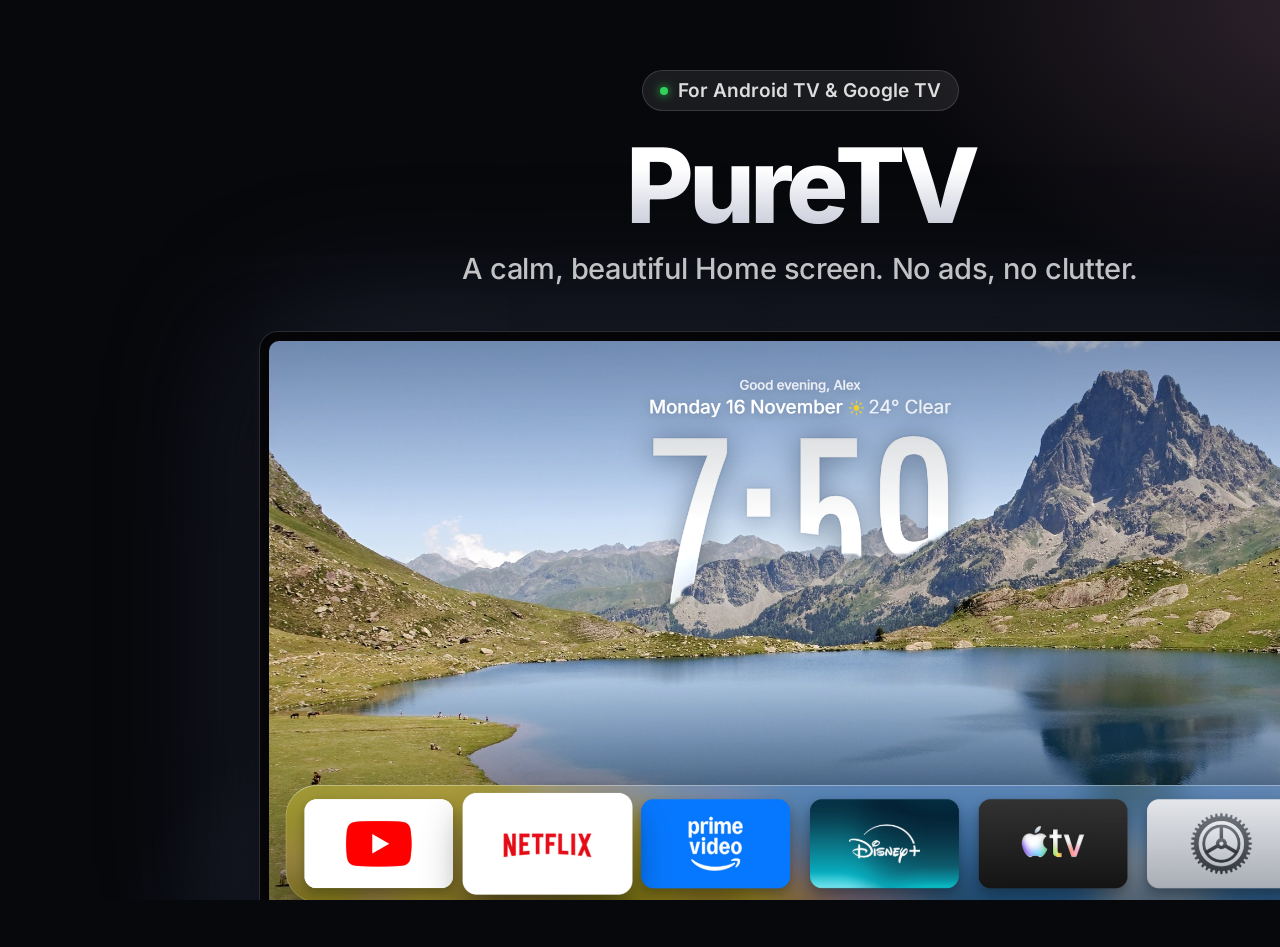
<file: assets/src/banner.html>
<!doctype html>
<html><head><meta charset="utf-8"><title>PureTV README banner</title>
<style>
@font-face { font-family: "Inter"; font-weight: 100 900; src: url(../../app/ui/demo/fonts/inter-latin-wght-normal.woff2) format("woff2"); }
* { box-sizing: border-box; margin: 0; }
html, body { width: 1600px; height: 900px; overflow: hidden; }
body { font-family: "Inter", system-ui, sans-serif; color: #f5f5f7; -webkit-font-smoothing: antialiased; text-align: center; padding-top: 70px;
  background: radial-gradient(1000px 520px at 50% 108%, rgba(120,150,235,.30), transparent 70%),
              radial-gradient(700px 420px at 85% 0%, rgba(214,150,190,.20), transparent 70%), #07080b; }
.tag { display: inline-flex; align-items: center; gap: 10px; padding: 9px 18px; border-radius: 99px; font-size: 19px; font-weight: 600;
  background: rgba(255,255,255,.08); box-shadow: inset 0 0 0 1px rgba(255,255,255,.14); color: rgba(255,255,255,.85); }
.tag i { width: 8px; height: 8px; border-radius: 50%; background: #30d158; box-shadow: 0 0 10px #30d158; }
h1 { font-size: 104px; font-weight: 800; letter-spacing: -5px; line-height: 1; margin: 22px 0 14px;
  background: linear-gradient(180deg, #fff 35%, #c3c6d4); -webkit-background-clip: text; background-clip: text; color: transparent; }
.sub { font-size: 29px; font-weight: 500; letter-spacing: -.4px; color: rgba(255,255,255,.75); }
.tv { width: 1080px; margin: 46px auto 0; border-radius: 18px; padding: 9px; background: #050507;
  box-shadow: 0 0 0 1px #2a2b31, 0 40px 90px rgba(0,0,0,.65), 0 0 160px rgba(140,150,230,.25); }
.tv img { display: block; width: 100%; border-radius: 10px; }
</style></head>
<body>
  <div class="tag"><i></i>For Android TV &amp; Google TV</div>
  <h1>PureTV</h1>
  <div class="sub">A calm, beautiful Home screen. No ads, no clutter.</div>
  <div class="tv"><img src="../shots/home.png" alt=""></div>
</body></html>
</file>
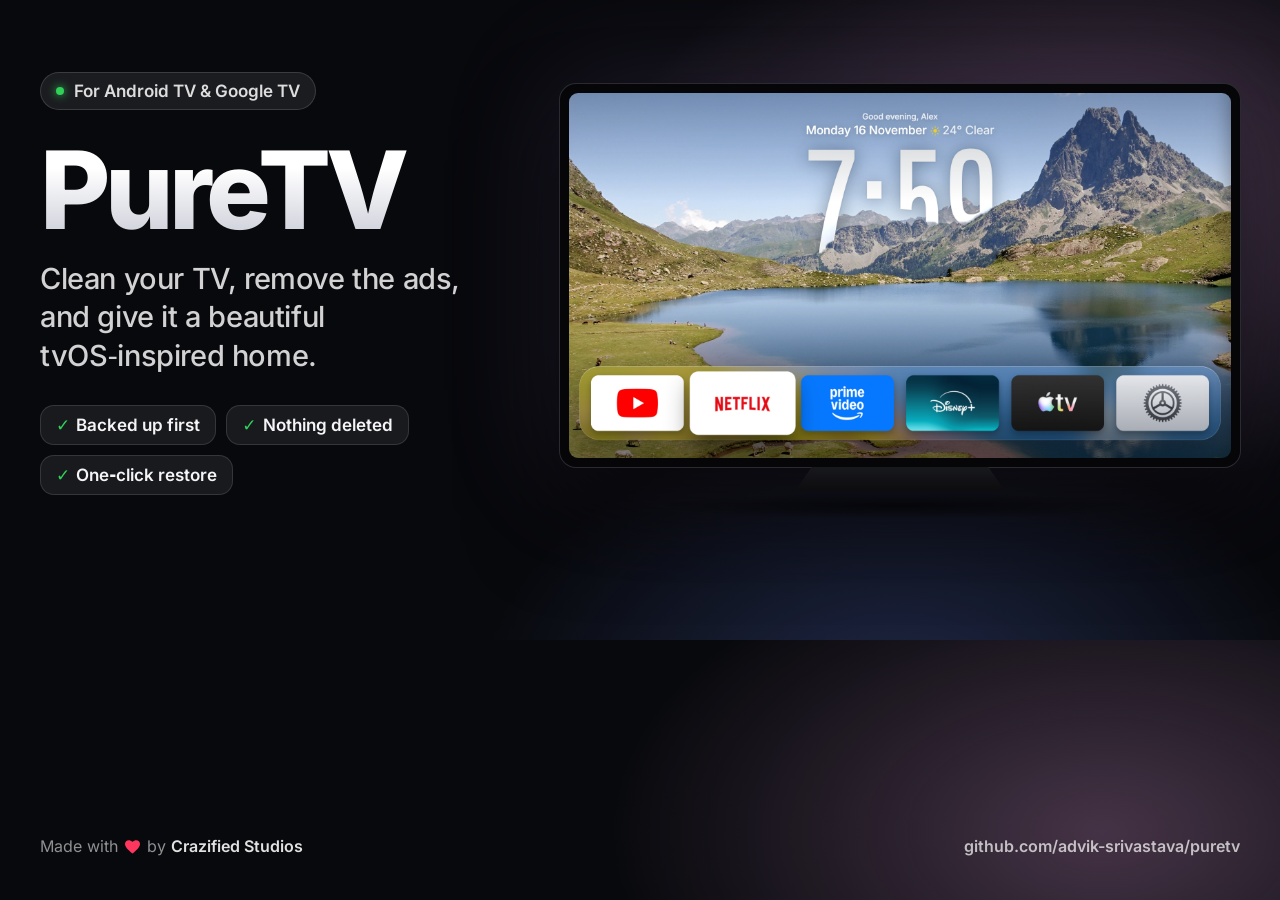
<file: assets/src/social-card.html>
<!doctype html>
<html><head><meta charset="utf-8"><title>PureTV social card</title>
<style>
@font-face { font-family: "Inter"; font-weight: 100 900; src: url(../../app/ui/demo/fonts/inter-latin-wght-normal.woff2) format("woff2"); }
* { box-sizing: border-box; margin: 0; }
html, body { width: 1280px; height: 640px; overflow: hidden; }
body { font-family: "Inter", system-ui, sans-serif; color: #f5f5f7; -webkit-font-smoothing: antialiased;
  background: radial-gradient(700px 420px at 86% 30%, rgba(196,140,190,.32), transparent 70%),
              radial-gradient(600px 400px at 70% 110%, rgba(90,120,220,.28), transparent 70%), #08090d; }
/* everything important stays 40pt inside the edge, as GitHub's template asks */
.safe { position: absolute; inset: 40px; }
.left { position: absolute; left: 40px; top: 72px; width: 470px; }
.tag { display: inline-flex; align-items: center; gap: 10px; padding: 9px 16px; border-radius: 99px; font-size: 17px; font-weight: 600;
  background: rgba(255,255,255,.08); box-shadow: inset 0 0 0 1px rgba(255,255,255,.14); color: rgba(255,255,255,.85); }
.tag i { width: 8px; height: 8px; border-radius: 50%; background: #30d158; box-shadow: 0 0 10px #30d158; }
h1 { font-size: 108px; font-weight: 800; letter-spacing: -5px; line-height: 1; margin: 26px 0 16px;
  background: linear-gradient(180deg, #ffffff 30%, #c9cbd6); -webkit-background-clip: text; background-clip: text; color: transparent; }
.sub { font-size: 29px; font-weight: 500; line-height: 1.32; letter-spacing: -.4px; color: rgba(255,255,255,.82); }
.chips { display: flex; flex-wrap: wrap; gap: 10px; margin-top: 30px; }
.chip { padding: 10px 16px; border-radius: 14px; font-size: 17px; font-weight: 600; background: rgba(255,255,255,.07); box-shadow: inset 0 0 0 1px rgba(255,255,255,.12); }
.chip b { color: #30d158; margin-right: 6px; }
.foot { position: absolute; left: 40px; bottom: 44px; font-size: 16px; color: rgba(255,255,255,.55); }
.foot strong { color: rgba(255,255,255,.88); font-weight: 600; }
.heart { width: 15px; height: 14px; vertical-align: -2px; margin: 0 2px; }
/* the TV */
.tv { position: absolute; right: 40px; top: 84px; width: 680px; }
.screen { width: 680px; height: 383px; border-radius: 16px; padding: 9px; background: #060608;
  box-shadow: 0 0 0 1px #2a2b31, 0 50px 90px rgba(0,0,0,.6), 0 0 120px rgba(160,130,200,.18); }
.screen img { display: block; width: 100%; height: 100%; border-radius: 9px; object-fit: cover; }
.stand { width: 210px; height: 24px; margin: 0 auto; background: linear-gradient(#18191d, #0c0c0f); clip-path: polygon(8% 0, 92% 0, 100% 100%, 0 100%); }
.glow { width: 520px; height: 26px; margin: 2px auto 0; border-radius: 50%; background: radial-gradient(rgba(0,0,0,.6), transparent 70%); }
.url { position: absolute; right: 40px; bottom: 44px; font-size: 16px; font-weight: 600; color: rgba(255,255,255,.7); }
</style></head>
<body>
  <div class="left">
    <div class="tag"><i></i>For Android TV &amp; Google TV</div>
    <h1>PureTV</h1>
    <p class="sub">Clean your TV, remove the ads, and give it a beautiful tvOS‑inspired home.</p>
    <div class="chips"><span class="chip"><b>✓</b>Backed up first</span><span class="chip"><b>✓</b>Nothing deleted</span><span class="chip"><b>✓</b>One‑click restore</span></div>
  </div>
  <div class="tv"><div class="screen"><img src="../shots/home.png" alt=""></div><div class="stand"></div><div class="glow"></div></div>
  <div class="foot">Made with <svg class="heart" viewBox="0 0 24 22"><path fill="#ff375f" d="M12 21.5 10.3 20C4.2 14.5 0 10.7 0 6.1 0 2.6 2.7 0 6.1 0 8.1 0 10 .9 12 2.6 14 .9 15.9 0 17.9 0 21.3 0 24 2.6 24 6.1c0 4.6-4.2 8.4-10.3 13.9z"/></svg> by <strong>Crazified Studios</strong></div>
  <div class="url">github.com/advik-srivastava/puretv</div>
</body></html>
</file>
<file: app/ui/style.css>
:root {
  --bg: #0a0b0f; --surface: #12141b; --raised: #191c25; --line: #252936;
  --text: #eceef4; --muted: #8d95a8; --accent: #a8b8ff; --accent-ink: #0d1024;
  --good: #7be3b0; --warn: #f1c27a; --bad: #ff8f8f;
  --r: 16px;
  font-family: "Segoe UI Variable Display", "Segoe UI", system-ui, -apple-system, sans-serif;
}
* { box-sizing: border-box; }
html, body { margin: 0; height: 100%; }
body {
  background: radial-gradient(1100px 600px at 85% -10%, #1a1e3a 0%, transparent 60%), var(--bg);
  color: var(--text); font-size: 15px; line-height: 1.55; -webkit-font-smoothing: antialiased;
}
[hidden] { display: none !important; }
header { display: flex; align-items: center; gap: 12px; padding: 18px 28px; }
.brand { font-weight: 650; letter-spacing: .2px; font-size: 17px; display: flex; align-items: center; gap: 10px; }
.dot { width: 10px; height: 10px; border-radius: 50%; background: var(--accent); box-shadow: 0 0 18px var(--accent); }
.spacer { flex: 1; }
.chip { font-size: 13px; color: var(--muted); border: 1px solid var(--line); padding: 6px 12px; border-radius: 999px; }
.chip::before { content: ""; display: inline-block; width: 7px; height: 7px; border-radius: 50%; background: var(--good); margin-right: 8px; }

main { max-width: 1040px; margin: 0 auto; padding: 8px 28px 80px; display: grid; grid-template-columns: 190px 1fr; gap: 44px; }
nav { display: flex; flex-direction: column; gap: 4px; position: sticky; top: 24px; align-self: start; }
nav button {
  all: unset; display: flex; align-items: center; gap: 12px; padding: 10px 12px; border-radius: 12px;
  color: var(--muted); cursor: default; font-size: 14px;
}
nav button i {
  font-style: normal; width: 24px; height: 24px; border-radius: 50%; display: grid; place-items: center;
  border: 1px solid var(--line); font-size: 12px;
}
nav button.on { color: var(--text); background: var(--surface); }
nav button.on i { background: var(--accent); color: var(--accent-ink); border-color: transparent; font-weight: 700; }
nav button.ok i { background: transparent; border-color: var(--good); color: var(--good); }
nav button.ok, nav button.reach { cursor: pointer; }

.panel { min-width: 0; animation: in .28s ease both; }
@keyframes in { from { opacity: 0; transform: translateY(8px); } }
h1 { font-size: 34px; line-height: 1.15; margin: 6px 0 10px; font-weight: 650; letter-spacing: -.5px; }
h2 { margin: 0 0 8px; font-size: 19px; }
.lead { color: var(--muted); max-width: 60ch; margin: 0 0 26px; font-size: 16px; }
.how { margin: 0 0 26px; padding: 0; list-style: none; counter-reset: n; display: grid; gap: 10px; max-width: 64ch; }
.how li { counter-increment: n; background: var(--surface); border: 1px solid var(--line); border-radius: var(--r); padding: 14px 16px 14px 52px; position: relative; color: #c9cedb; }
.how li::before { content: counter(n); position: absolute; left: 18px; top: 14px; color: var(--accent); font-weight: 700; }
.how b, .hint b { color: var(--text); font-weight: 600; }
.row { display: flex; gap: 10px; align-items: center; flex-wrap: wrap; }
input:not([type=checkbox]) {
  background: var(--surface); border: 1px solid var(--line); color: var(--text); border-radius: 12px;
  padding: 12px 14px; font: inherit; min-width: 240px; outline: none;
}
input:focus { border-color: var(--accent); }
button { font: inherit; cursor: pointer; }
.primary { background: var(--accent); color: var(--accent-ink); border: 0; padding: 12px 20px; border-radius: 12px; font-weight: 650; }
.primary:hover { filter: brightness(1.08); }
.primary:disabled { opacity: .45; cursor: default; }
.ghost { background: transparent; color: var(--text); border: 1px solid var(--line); padding: 11px 16px; border-radius: 12px; }
.ghost:hover { background: var(--surface); }
.link { all: unset; color: var(--accent); cursor: pointer; margin-top: 22px; display: inline-block; font-size: 14px; }
.link:hover { text-decoration: underline; }
.pairbox { margin: 18px 0 4px; max-width: 64ch; background: var(--surface); border: 1px solid var(--line); border-radius: 16px; padding: 14px 18px; }
.pairbox summary { cursor: pointer; color: var(--text); }
.pairgrid { display: grid; grid-template-columns: 1fr 1fr; gap: 12px; margin-top: 8px; align-items: end; }
.pairgrid label { display: grid; gap: 6px; font-size: 13px; color: var(--muted); }
.pairgrid label:nth-child(3) { grid-column: 1 / -1; }
.pairgrid input { min-width: 0; }
.pairgrid button { grid-column: 1 / -1; justify-self: start; }
.found { display: flex; gap: 10px; flex-wrap: wrap; margin: 16px 0 6px; max-width: 64ch; }
.found .muted { width: 100%; }
.tvchip { background: var(--surface); border: 1px solid var(--line); color: var(--text); border-radius: 14px; padding: 12px 16px; text-align: left; }
.tvchip:hover { border-color: var(--accent); }
.tvchip b { display: block; } .tvchip small { color: var(--muted); }
.hint, .muted { color: var(--muted); font-size: 14px; }
.error { color: var(--bad); background: #2a1518; border: 1px solid #50262b; padding: 12px 14px; border-radius: 12px; max-width: 64ch; }
.note { background: #12221b; border: 1px solid #1f3d2f; color: #bfeed6; padding: 12px 14px; border-radius: 12px; margin: 0 0 18px; max-width: 64ch; overflow-wrap: anywhere; }
.card { background: var(--surface); border: 1px solid var(--line); border-radius: var(--r); padding: 18px 20px; margin: 0 0 18px; max-width: 64ch; }
.card.warn { border-color: #4a3c22; background: #1d1810; }
.card.warn p { margin: 6px 0 0; color: #d9c7a4; }
.device { display: grid; grid-template-columns: repeat(3, 1fr); gap: 14px; }
.device div small, .stat small { display: block; color: var(--muted); font-size: 12px; text-transform: uppercase; letter-spacing: .6px; }
.device div b { font-weight: 600; overflow-wrap: anywhere; }
#summary { display: flex; gap: 34px; }
.stat b { font-size: 30px; font-weight: 650; }

.toolbar { display: flex; gap: 16px; align-items: center; margin-bottom: 14px; flex-wrap: wrap; }
.switch, .check { display: flex; gap: 10px; align-items: center; color: #c9cedb; cursor: pointer; user-select: none; }
.switch input { display: none; }
.switch span { width: 38px; height: 22px; border-radius: 99px; background: var(--line); position: relative; transition: .15s; }
.switch span::after { content: ""; position: absolute; width: 16px; height: 16px; border-radius: 50%; background: #fff; top: 3px; left: 3px; transition: .15s; }
.switch input:checked + span { background: var(--accent); }
.switch input:checked + span::after { left: 19px; }
.check { align-items: flex-start; margin: 0 0 18px; max-width: 64ch; }
.check small { display: block; color: var(--muted); }
input[type=checkbox] { accent-color: var(--accent); width: 17px; height: 17px; margin: 3px 0 0; flex: none; }

.group { border: 1px solid var(--line); border-radius: var(--r); margin-bottom: 12px; background: var(--surface); overflow: hidden; }
.group > summary { list-style: none; display: flex; align-items: center; gap: 12px; padding: 14px 16px; cursor: pointer; }
.group > summary::-webkit-details-marker { display: none; }
.group > summary::after { content: "›"; color: var(--muted); font-size: 20px; transition: .15s; }
.group[open] > summary::after { transform: rotate(90deg); }
.group h3 { margin: 0; font-size: 15px; font-weight: 600; }
.group .sub { color: var(--muted); font-size: 13px; flex: 1; }
.badge { font-size: 12px; padding: 2px 9px; border-radius: 99px; background: var(--raised); color: var(--muted); }
.g-recommended .badge { background: #173326; color: var(--good); }
.g-optional .badge { background: #33290f; color: var(--warn); }
.all { all: unset; font-size: 13px; color: var(--accent); cursor: pointer; }
.pkg { display: flex; gap: 12px; padding: 9px 16px; border-top: 1px solid var(--line); align-items: flex-start; }
.pkg:hover { background: var(--raised); }
.pkg .t { min-width: 0; flex: 1; }
.pkg .h { font-weight: 550; overflow-wrap: anywhere; }
.pkg .n { font-family: ui-monospace, "Cascadia Mono", Consolas, monospace; font-size: 12px; color: var(--muted); overflow-wrap: anywhere; }
.pkg .d { color: var(--muted); font-size: 13px; }
.pkg .m { color: var(--muted); font-size: 12px; white-space: nowrap; padding-top: 2px; }
.pkg.off .h { text-decoration: line-through; color: var(--muted); }
.pkg .lock { width: 17px; text-align: center; color: var(--muted); flex: none; }
.sticky { position: sticky; bottom: 0; display: flex; gap: 10px; align-items: center; padding: 14px 0; background: linear-gradient(transparent, var(--bg) 35%); }

.tvpreview { aspect-ratio: 16/8; max-width: 560px; border-radius: 18px; border: 1px solid var(--line); padding: 26px 30px; margin-bottom: 20px;
  background: radial-gradient(500px 260px at 20% 0%, #232a55 0%, transparent 70%), #07080c; display: flex; flex-direction: column; gap: 14px; justify-content: flex-end; }
.tvtop { display: flex; justify-content: space-between; margin-bottom: auto; }
.tvclock { font-size: 46px; font-weight: 250; line-height: 1; letter-spacing: -1px; }
.tvdate { color: var(--muted); font-size: 12px; margin-top: 6px; }
.tvpills span { font-size: 11px; background: #ffffff14; padding: 5px 10px; border-radius: 99px; margin-left: 6px; color: #d5d9e6; }
.tvrow { display: flex; gap: 10px; }
.tvrow b { flex: 1; aspect-ratio: 16/9; border-radius: 9px; background: #ffffff12; }
.tvrow b.focus { background: linear-gradient(135deg, #a8b8ff, #6d7fe0); transform: scale(1.1); box-shadow: 0 8px 28px #6d7fe066; }
.tvrow.small b { opacity: .55; }

#overlay { position: fixed; inset: 0; background: #05060acc; backdrop-filter: blur(6px); display: grid; place-items: center; padding: 24px; }
.sheet { background: var(--surface); border: 1px solid var(--line); border-radius: 20px; padding: 26px; width: min(620px, 100%); }
.sheet pre { background: #0a0b0f; border: 1px solid var(--line); border-radius: 12px; padding: 12px 14px; max-height: 300px; overflow: auto; font: 12.5px/1.6 ui-monospace, Consolas, monospace; color: #b9c0d0; white-space: pre-wrap; overflow-wrap: anywhere; min-height: 60px; margin: 12px 0; }
.spin { width: 22px; height: 22px; border-radius: 50%; border: 2px solid var(--line); border-top-color: var(--accent); animation: sp .8s linear infinite; margin-bottom: 14px; }
@keyframes sp { to { transform: rotate(360deg); } }

@media (max-width: 760px) {
  main { grid-template-columns: 1fr; gap: 18px; padding: 0 16px 60px; }
  nav { flex-direction: row; position: static; overflow-x: auto; }
  nav button span { display: none; }
  h1 { font-size: 27px; }
  .device { grid-template-columns: 1fr 1fr; }
  input:not([type=checkbox]) { min-width: 0; flex: 1; }
}

footer.madeby { grid-column: 1 / -1; text-align: center; color: var(--muted); font-size: 14px; margin-top: 40px; }
footer.madeby a { color: var(--text); text-decoration: none; border-bottom: 1px solid var(--line); }
footer.madeby a:hover { border-color: var(--accent); }
</file>
